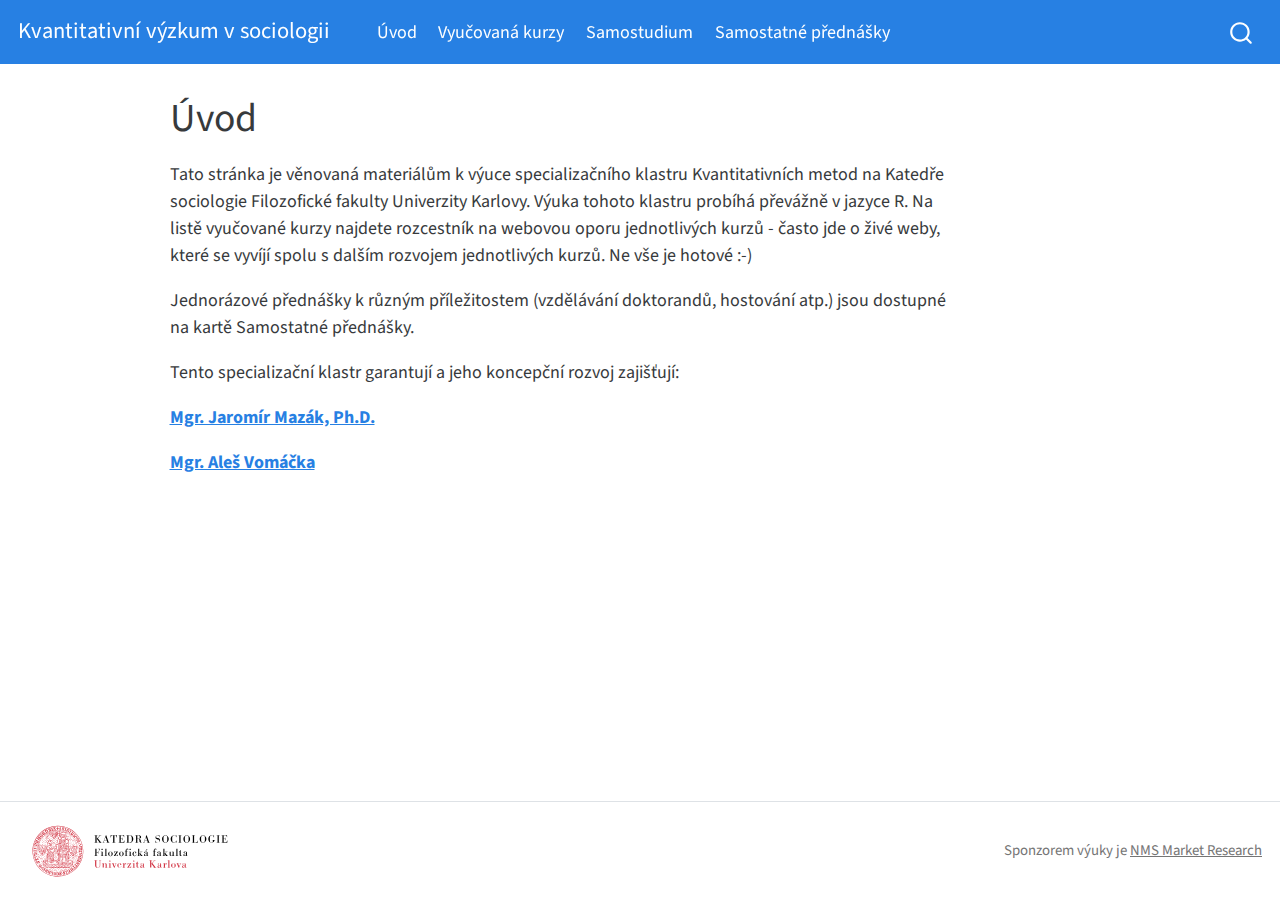
<file: docs/index.html>
<!DOCTYPE html>
<html xmlns="http://www.w3.org/1999/xhtml" lang="en" xml:lang="en"><head>

<meta charset="utf-8">
<meta name="generator" content="quarto-1.2.280">

<meta name="viewport" content="width=device-width, initial-scale=1.0, user-scalable=yes">


<title>Kvantitativní výzkum v sociologii - Úvod</title>
<style>
code{white-space: pre-wrap;}
span.smallcaps{font-variant: small-caps;}
div.columns{display: flex; gap: min(4vw, 1.5em);}
div.column{flex: auto; overflow-x: auto;}
div.hanging-indent{margin-left: 1.5em; text-indent: -1.5em;}
ul.task-list{list-style: none;}
ul.task-list li input[type="checkbox"] {
  width: 0.8em;
  margin: 0 0.8em 0.2em -1.6em;
  vertical-align: middle;
}
</style>


<script src="site_libs/quarto-nav/quarto-nav.js"></script>
<script src="site_libs/quarto-nav/headroom.min.js"></script>
<script src="site_libs/clipboard/clipboard.min.js"></script>
<script src="site_libs/quarto-search/autocomplete.umd.js"></script>
<script src="site_libs/quarto-search/fuse.min.js"></script>
<script src="site_libs/quarto-search/quarto-search.js"></script>
<meta name="quarto:offset" content="./">
<script src="site_libs/quarto-html/quarto.js"></script>
<script src="site_libs/quarto-html/popper.min.js"></script>
<script src="site_libs/quarto-html/tippy.umd.min.js"></script>
<script src="site_libs/quarto-html/anchor.min.js"></script>
<link href="site_libs/quarto-html/tippy.css" rel="stylesheet">
<link href="site_libs/quarto-html/quarto-syntax-highlighting.css" rel="stylesheet" id="quarto-text-highlighting-styles">
<script src="site_libs/bootstrap/bootstrap.min.js"></script>
<link href="site_libs/bootstrap/bootstrap-icons.css" rel="stylesheet">
<link href="site_libs/bootstrap/bootstrap.min.css" rel="stylesheet" id="quarto-bootstrap" data-mode="light">
<script id="quarto-search-options" type="application/json">{
  "location": "navbar",
  "copy-button": false,
  "collapse-after": 3,
  "panel-placement": "end",
  "type": "overlay",
  "limit": 20,
  "language": {
    "search-no-results-text": "No results",
    "search-matching-documents-text": "matching documents",
    "search-copy-link-title": "Copy link to search",
    "search-hide-matches-text": "Hide additional matches",
    "search-more-match-text": "more match in this document",
    "search-more-matches-text": "more matches in this document",
    "search-clear-button-title": "Clear",
    "search-detached-cancel-button-title": "Cancel",
    "search-submit-button-title": "Submit"
  }
}</script>


<link rel="stylesheet" href="styles.css">
</head>

<body class="nav-fixed">

<div id="quarto-search-results"></div>
  <header id="quarto-header" class="headroom fixed-top">
    <nav class="navbar navbar-expand-lg navbar-dark ">
      <div class="navbar-container container-fluid">
      <div class="navbar-brand-container">
    <a class="navbar-brand" href="./index.html">
    <span class="navbar-title">Kvantitativní výzkum v sociologii</span>
    </a>
  </div>
          <button class="navbar-toggler" type="button" data-bs-toggle="collapse" data-bs-target="#navbarCollapse" aria-controls="navbarCollapse" aria-expanded="false" aria-label="Toggle navigation" onclick="if (window.quartoToggleHeadroom) { window.quartoToggleHeadroom(); }">
  <span class="navbar-toggler-icon"></span>
</button>
          <div class="collapse navbar-collapse" id="navbarCollapse">
            <ul class="navbar-nav navbar-nav-scroll me-auto">
  <li class="nav-item">
    <a class="nav-link active" href="./index.html" aria-current="page">
 <span class="menu-text">Úvod</span></a>
  </li>  
  <li class="nav-item">
    <a class="nav-link" href="./courses.html">
 <span class="menu-text">Vyučovaná kurzy</span></a>
  </li>  
  <li class="nav-item">
    <a class="nav-link" href="./resources.html">
 <span class="menu-text">Samostudium</span></a>
  </li>  
  <li class="nav-item">
    <a class="nav-link" href="./speakings.html">
 <span class="menu-text">Samostatné přednášky</span></a>
  </li>  
</ul>
              <div id="quarto-search" class="" title="Search"></div>
          </div> <!-- /navcollapse -->
      </div> <!-- /container-fluid -->
    </nav>
</header>
<!-- content -->
<div id="quarto-content" class="quarto-container page-columns page-rows-contents page-layout-article page-navbar">
<!-- sidebar -->
<!-- margin-sidebar -->
    <div id="quarto-margin-sidebar" class="sidebar margin-sidebar">
        
    </div>
<!-- main -->
<main class="content" id="quarto-document-content">

<header id="title-block-header" class="quarto-title-block default">
<div class="quarto-title">
<h1 class="title">Úvod</h1>
</div>



<div class="quarto-title-meta">

    
  
    
  </div>
  

</header>

<p>Tato stránka je věnovaná materiálům k výuce specializačního klastru Kvantitativních metod na Katedře sociologie Filozofické fakulty Univerzity Karlovy. Výuka tohoto klastru probíhá převážně v jazyce R. Na listě vyučované kurzy najdete rozcestník na webovou oporu jednotlivých kurzů - často jde o živé weby, které se vyvíjí spolu s dalším rozvojem jednotlivých kurzů. Ne vše je hotové :-)</p>
<p>Jednorázové přednášky k různým příležitostem (vzdělávání doktorandů, hostování atp.) jsou dostupné na kartě Samostatné přednášky.</p>
<p>Tento specializační klastr garantují a jeho koncepční rozvoj zajišťují:</p>
<p><a href="https://is.cuni.cz/studium/predmety/index.php?do=ucit&amp;kod=44517"><strong>Mgr. Jaromír Mazák, Ph.D.</strong></a></p>
<p><a href="https://is.cuni.cz/studium/predmety/index.php?id=82a89acd918045524b86891e4c1e628a&amp;tid=2&amp;do=ucit&amp;kod=74311"><strong>Mgr. Aleš Vomáčka</strong></a></p>



</main> <!-- /main -->
<script id="quarto-html-after-body" type="application/javascript">
window.document.addEventListener("DOMContentLoaded", function (event) {
  const toggleBodyColorMode = (bsSheetEl) => {
    const mode = bsSheetEl.getAttribute("data-mode");
    const bodyEl = window.document.querySelector("body");
    if (mode === "dark") {
      bodyEl.classList.add("quarto-dark");
      bodyEl.classList.remove("quarto-light");
    } else {
      bodyEl.classList.add("quarto-light");
      bodyEl.classList.remove("quarto-dark");
    }
  }
  const toggleBodyColorPrimary = () => {
    const bsSheetEl = window.document.querySelector("link#quarto-bootstrap");
    if (bsSheetEl) {
      toggleBodyColorMode(bsSheetEl);
    }
  }
  toggleBodyColorPrimary();  
  const icon = "";
  const anchorJS = new window.AnchorJS();
  anchorJS.options = {
    placement: 'right',
    icon: icon
  };
  anchorJS.add('.anchored');
  const clipboard = new window.ClipboardJS('.code-copy-button', {
    target: function(trigger) {
      return trigger.previousElementSibling;
    }
  });
  clipboard.on('success', function(e) {
    // button target
    const button = e.trigger;
    // don't keep focus
    button.blur();
    // flash "checked"
    button.classList.add('code-copy-button-checked');
    var currentTitle = button.getAttribute("title");
    button.setAttribute("title", "Copied!");
    let tooltip;
    if (window.bootstrap) {
      button.setAttribute("data-bs-toggle", "tooltip");
      button.setAttribute("data-bs-placement", "left");
      button.setAttribute("data-bs-title", "Copied!");
      tooltip = new bootstrap.Tooltip(button, 
        { trigger: "manual", 
          customClass: "code-copy-button-tooltip",
          offset: [0, -8]});
      tooltip.show();    
    }
    setTimeout(function() {
      if (tooltip) {
        tooltip.hide();
        button.removeAttribute("data-bs-title");
        button.removeAttribute("data-bs-toggle");
        button.removeAttribute("data-bs-placement");
      }
      button.setAttribute("title", currentTitle);
      button.classList.remove('code-copy-button-checked');
    }, 1000);
    // clear code selection
    e.clearSelection();
  });
  function tippyHover(el, contentFn) {
    const config = {
      allowHTML: true,
      content: contentFn,
      maxWidth: 500,
      delay: 100,
      arrow: false,
      appendTo: function(el) {
          return el.parentElement;
      },
      interactive: true,
      interactiveBorder: 10,
      theme: 'quarto',
      placement: 'bottom-start'
    };
    window.tippy(el, config); 
  }
  const noterefs = window.document.querySelectorAll('a[role="doc-noteref"]');
  for (var i=0; i<noterefs.length; i++) {
    const ref = noterefs[i];
    tippyHover(ref, function() {
      // use id or data attribute instead here
      let href = ref.getAttribute('data-footnote-href') || ref.getAttribute('href');
      try { href = new URL(href).hash; } catch {}
      const id = href.replace(/^#\/?/, "");
      const note = window.document.getElementById(id);
      return note.innerHTML;
    });
  }
  const findCites = (el) => {
    const parentEl = el.parentElement;
    if (parentEl) {
      const cites = parentEl.dataset.cites;
      if (cites) {
        return {
          el,
          cites: cites.split(' ')
        };
      } else {
        return findCites(el.parentElement)
      }
    } else {
      return undefined;
    }
  };
  var bibliorefs = window.document.querySelectorAll('a[role="doc-biblioref"]');
  for (var i=0; i<bibliorefs.length; i++) {
    const ref = bibliorefs[i];
    const citeInfo = findCites(ref);
    if (citeInfo) {
      tippyHover(citeInfo.el, function() {
        var popup = window.document.createElement('div');
        citeInfo.cites.forEach(function(cite) {
          var citeDiv = window.document.createElement('div');
          citeDiv.classList.add('hanging-indent');
          citeDiv.classList.add('csl-entry');
          var biblioDiv = window.document.getElementById('ref-' + cite);
          if (biblioDiv) {
            citeDiv.innerHTML = biblioDiv.innerHTML;
          }
          popup.appendChild(citeDiv);
        });
        return popup.innerHTML;
      });
    }
  }
});
</script>
</div> <!-- /content -->
<footer class="footer">
  <div class="nav-footer">
    <div class="nav-footer-left"><a href="https://ksoc.ff.cuni.cz/"><img src="./media/ksoc-logo.svg" width="224" height="80"></a></div>   
    <div class="nav-footer-right">Sponzorem výuky je <a href="https://nms.global/cz/">NMS Market Research</a></div>
  </div>
</footer>



</body></html>
</file>
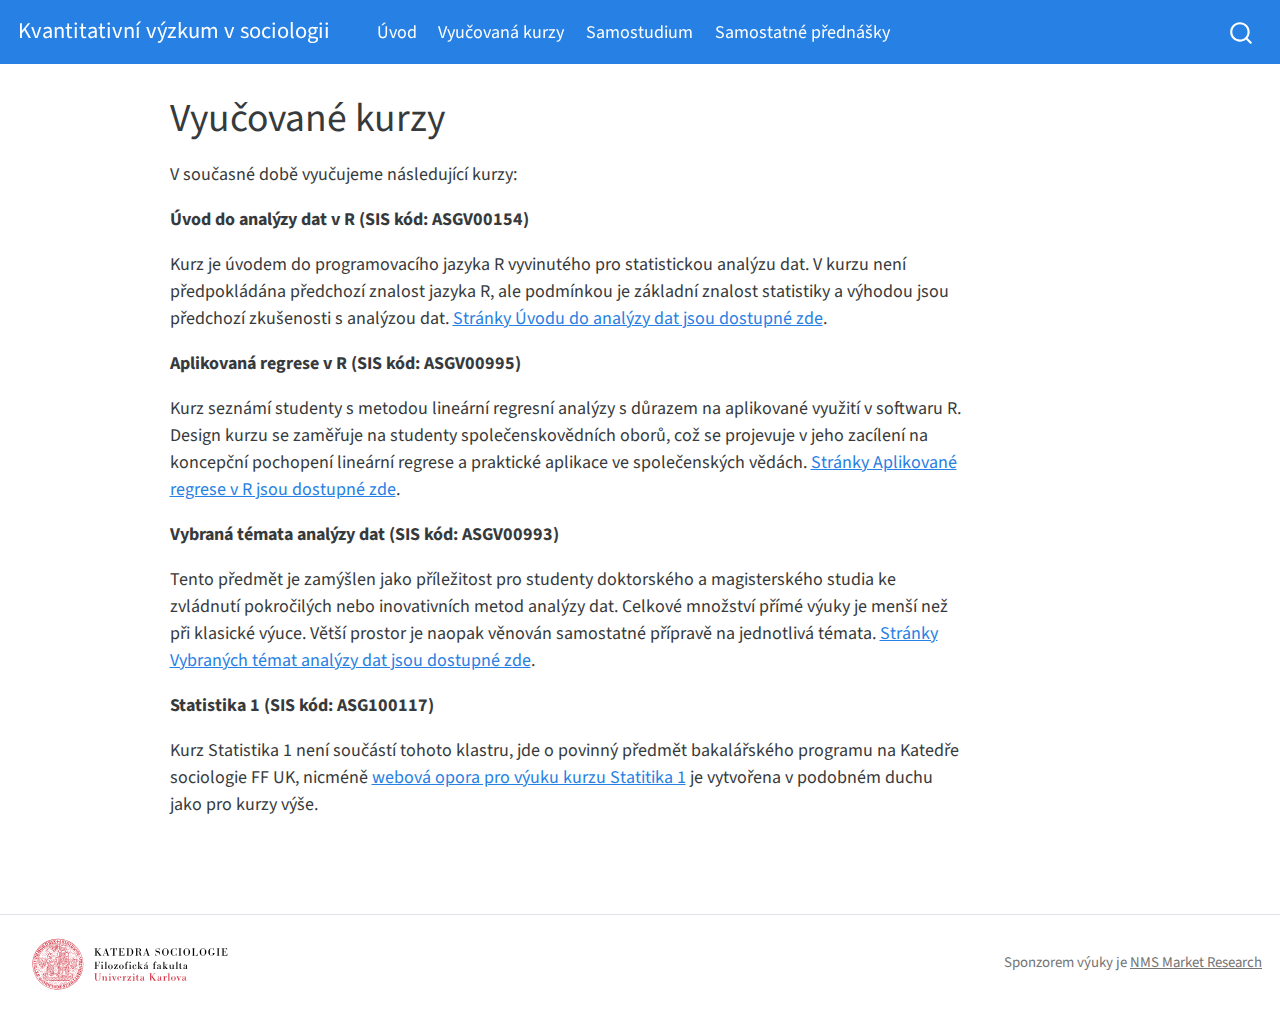
<file: docs/courses.html>
<!DOCTYPE html>
<html xmlns="http://www.w3.org/1999/xhtml" lang="en" xml:lang="en"><head>

<meta charset="utf-8">
<meta name="generator" content="quarto-1.2.280">

<meta name="viewport" content="width=device-width, initial-scale=1.0, user-scalable=yes">


<title>Kvantitativní výzkum v sociologii - Vyučované kurzy</title>
<style>
code{white-space: pre-wrap;}
span.smallcaps{font-variant: small-caps;}
div.columns{display: flex; gap: min(4vw, 1.5em);}
div.column{flex: auto; overflow-x: auto;}
div.hanging-indent{margin-left: 1.5em; text-indent: -1.5em;}
ul.task-list{list-style: none;}
ul.task-list li input[type="checkbox"] {
  width: 0.8em;
  margin: 0 0.8em 0.2em -1.6em;
  vertical-align: middle;
}
</style>


<script src="site_libs/quarto-nav/quarto-nav.js"></script>
<script src="site_libs/quarto-nav/headroom.min.js"></script>
<script src="site_libs/clipboard/clipboard.min.js"></script>
<script src="site_libs/quarto-search/autocomplete.umd.js"></script>
<script src="site_libs/quarto-search/fuse.min.js"></script>
<script src="site_libs/quarto-search/quarto-search.js"></script>
<meta name="quarto:offset" content="./">
<script src="site_libs/quarto-html/quarto.js"></script>
<script src="site_libs/quarto-html/popper.min.js"></script>
<script src="site_libs/quarto-html/tippy.umd.min.js"></script>
<script src="site_libs/quarto-html/anchor.min.js"></script>
<link href="site_libs/quarto-html/tippy.css" rel="stylesheet">
<link href="site_libs/quarto-html/quarto-syntax-highlighting.css" rel="stylesheet" id="quarto-text-highlighting-styles">
<script src="site_libs/bootstrap/bootstrap.min.js"></script>
<link href="site_libs/bootstrap/bootstrap-icons.css" rel="stylesheet">
<link href="site_libs/bootstrap/bootstrap.min.css" rel="stylesheet" id="quarto-bootstrap" data-mode="light">
<script id="quarto-search-options" type="application/json">{
  "location": "navbar",
  "copy-button": false,
  "collapse-after": 3,
  "panel-placement": "end",
  "type": "overlay",
  "limit": 20,
  "language": {
    "search-no-results-text": "No results",
    "search-matching-documents-text": "matching documents",
    "search-copy-link-title": "Copy link to search",
    "search-hide-matches-text": "Hide additional matches",
    "search-more-match-text": "more match in this document",
    "search-more-matches-text": "more matches in this document",
    "search-clear-button-title": "Clear",
    "search-detached-cancel-button-title": "Cancel",
    "search-submit-button-title": "Submit"
  }
}</script>


<link rel="stylesheet" href="styles.css">
</head>

<body class="nav-fixed">

<div id="quarto-search-results"></div>
  <header id="quarto-header" class="headroom fixed-top">
    <nav class="navbar navbar-expand-lg navbar-dark ">
      <div class="navbar-container container-fluid">
      <div class="navbar-brand-container">
    <a class="navbar-brand" href="./index.html">
    <span class="navbar-title">Kvantitativní výzkum v sociologii</span>
    </a>
  </div>
          <button class="navbar-toggler" type="button" data-bs-toggle="collapse" data-bs-target="#navbarCollapse" aria-controls="navbarCollapse" aria-expanded="false" aria-label="Toggle navigation" onclick="if (window.quartoToggleHeadroom) { window.quartoToggleHeadroom(); }">
  <span class="navbar-toggler-icon"></span>
</button>
          <div class="collapse navbar-collapse" id="navbarCollapse">
            <ul class="navbar-nav navbar-nav-scroll me-auto">
  <li class="nav-item">
    <a class="nav-link" href="./index.html">
 <span class="menu-text">Úvod</span></a>
  </li>  
  <li class="nav-item">
    <a class="nav-link active" href="./courses.html" aria-current="page">
 <span class="menu-text">Vyučovaná kurzy</span></a>
  </li>  
  <li class="nav-item">
    <a class="nav-link" href="./resources.html">
 <span class="menu-text">Samostudium</span></a>
  </li>  
  <li class="nav-item">
    <a class="nav-link" href="./speakings.html">
 <span class="menu-text">Samostatné přednášky</span></a>
  </li>  
</ul>
              <div id="quarto-search" class="" title="Search"></div>
          </div> <!-- /navcollapse -->
      </div> <!-- /container-fluid -->
    </nav>
</header>
<!-- content -->
<div id="quarto-content" class="quarto-container page-columns page-rows-contents page-layout-article page-navbar">
<!-- sidebar -->
<!-- margin-sidebar -->
    <div id="quarto-margin-sidebar" class="sidebar margin-sidebar">
        
    </div>
<!-- main -->
<main class="content" id="quarto-document-content">

<header id="title-block-header" class="quarto-title-block default">
<div class="quarto-title">
<h1 class="title">Vyučované kurzy</h1>
</div>



<div class="quarto-title-meta">

    
  
    
  </div>
  

</header>

<p>V současné době vyučujeme následující kurzy:</p>
<p><strong>Úvod do analýzy dat v R (SIS kód: ASGV00154)</strong></p>
<p>Kurz je úvodem do programovacího jazyka R vyvinutého pro statistickou analýzu dat. V kurzu není předpokládána předchozí znalost jazyka R, ale podmínkou je základní znalost statistiky a výhodou jsou předchozí zkušenosti s analýzou dat. <a href="https://sociology-fa-cu.github.io/uvod-do-r/index.html">Stránky Úvodu do analýzy dat jsou dostupné zde</a>.</p>
<p><strong>Aplikovaná regrese v R (SIS kód: ASGV00995)</strong></p>
<p>Kurz seznámí studenty s metodou lineární regresní analýzy s důrazem na aplikované využití v softwaru R. Design kurzu se zaměřuje na studenty společenskovědních oborů, což se projevuje v jeho zacílení na koncepční pochopení lineární regrese a praktické aplikace ve společenských vědách. <a href="https://sociology-fa-cu.github.io/appliedregressioninr/">Stránky Aplikované regrese v R jsou dostupné zde</a>.</p>
<p><strong>Vybraná témata analýzy dat (SIS kód: ASGV00993)</strong></p>
<p>Tento předmět je zamýšlen jako příležitost pro studenty doktorského a magisterského studia ke zvládnutí pokročilých nebo inovativních metod analýzy dat. Celkové množství přímé výuky je menší než při klasické výuce. Větší prostor je naopak věnován samostatné přípravě na jednotlivá témata. <a href="https://sociology-fa-cu.github.io/vybranatemataanalyzy/">Stránky Vybraných témat analýzy dat jsou dostupné zde</a>.</p>
<p><strong>Statistika 1 (SIS kód: ASG100117)</strong></p>
<p>Kurz Statistika 1 není součástí tohoto klastru, jde o povinný předmět bakalářského programu na Katedře sociologie FF UK, nicméně <a href="https://sociology-fa-cu.github.io/statistika1/">webová opora pro výuku kurzu Statitika 1</a> je vytvořena v podobném duchu jako pro kurzy výše.</p>



</main> <!-- /main -->
<script id="quarto-html-after-body" type="application/javascript">
window.document.addEventListener("DOMContentLoaded", function (event) {
  const toggleBodyColorMode = (bsSheetEl) => {
    const mode = bsSheetEl.getAttribute("data-mode");
    const bodyEl = window.document.querySelector("body");
    if (mode === "dark") {
      bodyEl.classList.add("quarto-dark");
      bodyEl.classList.remove("quarto-light");
    } else {
      bodyEl.classList.add("quarto-light");
      bodyEl.classList.remove("quarto-dark");
    }
  }
  const toggleBodyColorPrimary = () => {
    const bsSheetEl = window.document.querySelector("link#quarto-bootstrap");
    if (bsSheetEl) {
      toggleBodyColorMode(bsSheetEl);
    }
  }
  toggleBodyColorPrimary();  
  const icon = "";
  const anchorJS = new window.AnchorJS();
  anchorJS.options = {
    placement: 'right',
    icon: icon
  };
  anchorJS.add('.anchored');
  const clipboard = new window.ClipboardJS('.code-copy-button', {
    target: function(trigger) {
      return trigger.previousElementSibling;
    }
  });
  clipboard.on('success', function(e) {
    // button target
    const button = e.trigger;
    // don't keep focus
    button.blur();
    // flash "checked"
    button.classList.add('code-copy-button-checked');
    var currentTitle = button.getAttribute("title");
    button.setAttribute("title", "Copied!");
    let tooltip;
    if (window.bootstrap) {
      button.setAttribute("data-bs-toggle", "tooltip");
      button.setAttribute("data-bs-placement", "left");
      button.setAttribute("data-bs-title", "Copied!");
      tooltip = new bootstrap.Tooltip(button, 
        { trigger: "manual", 
          customClass: "code-copy-button-tooltip",
          offset: [0, -8]});
      tooltip.show();    
    }
    setTimeout(function() {
      if (tooltip) {
        tooltip.hide();
        button.removeAttribute("data-bs-title");
        button.removeAttribute("data-bs-toggle");
        button.removeAttribute("data-bs-placement");
      }
      button.setAttribute("title", currentTitle);
      button.classList.remove('code-copy-button-checked');
    }, 1000);
    // clear code selection
    e.clearSelection();
  });
  function tippyHover(el, contentFn) {
    const config = {
      allowHTML: true,
      content: contentFn,
      maxWidth: 500,
      delay: 100,
      arrow: false,
      appendTo: function(el) {
          return el.parentElement;
      },
      interactive: true,
      interactiveBorder: 10,
      theme: 'quarto',
      placement: 'bottom-start'
    };
    window.tippy(el, config); 
  }
  const noterefs = window.document.querySelectorAll('a[role="doc-noteref"]');
  for (var i=0; i<noterefs.length; i++) {
    const ref = noterefs[i];
    tippyHover(ref, function() {
      // use id or data attribute instead here
      let href = ref.getAttribute('data-footnote-href') || ref.getAttribute('href');
      try { href = new URL(href).hash; } catch {}
      const id = href.replace(/^#\/?/, "");
      const note = window.document.getElementById(id);
      return note.innerHTML;
    });
  }
  const findCites = (el) => {
    const parentEl = el.parentElement;
    if (parentEl) {
      const cites = parentEl.dataset.cites;
      if (cites) {
        return {
          el,
          cites: cites.split(' ')
        };
      } else {
        return findCites(el.parentElement)
      }
    } else {
      return undefined;
    }
  };
  var bibliorefs = window.document.querySelectorAll('a[role="doc-biblioref"]');
  for (var i=0; i<bibliorefs.length; i++) {
    const ref = bibliorefs[i];
    const citeInfo = findCites(ref);
    if (citeInfo) {
      tippyHover(citeInfo.el, function() {
        var popup = window.document.createElement('div');
        citeInfo.cites.forEach(function(cite) {
          var citeDiv = window.document.createElement('div');
          citeDiv.classList.add('hanging-indent');
          citeDiv.classList.add('csl-entry');
          var biblioDiv = window.document.getElementById('ref-' + cite);
          if (biblioDiv) {
            citeDiv.innerHTML = biblioDiv.innerHTML;
          }
          popup.appendChild(citeDiv);
        });
        return popup.innerHTML;
      });
    }
  }
});
</script>
</div> <!-- /content -->
<footer class="footer">
  <div class="nav-footer">
    <div class="nav-footer-left"><a href="https://ksoc.ff.cuni.cz/"><img src="./media/ksoc-logo.svg" width="224" height="80"></a></div>   
    <div class="nav-footer-right">Sponzorem výuky je <a href="https://nms.global/cz/">NMS Market Research</a></div>
  </div>
</footer>



</body></html>
</file>
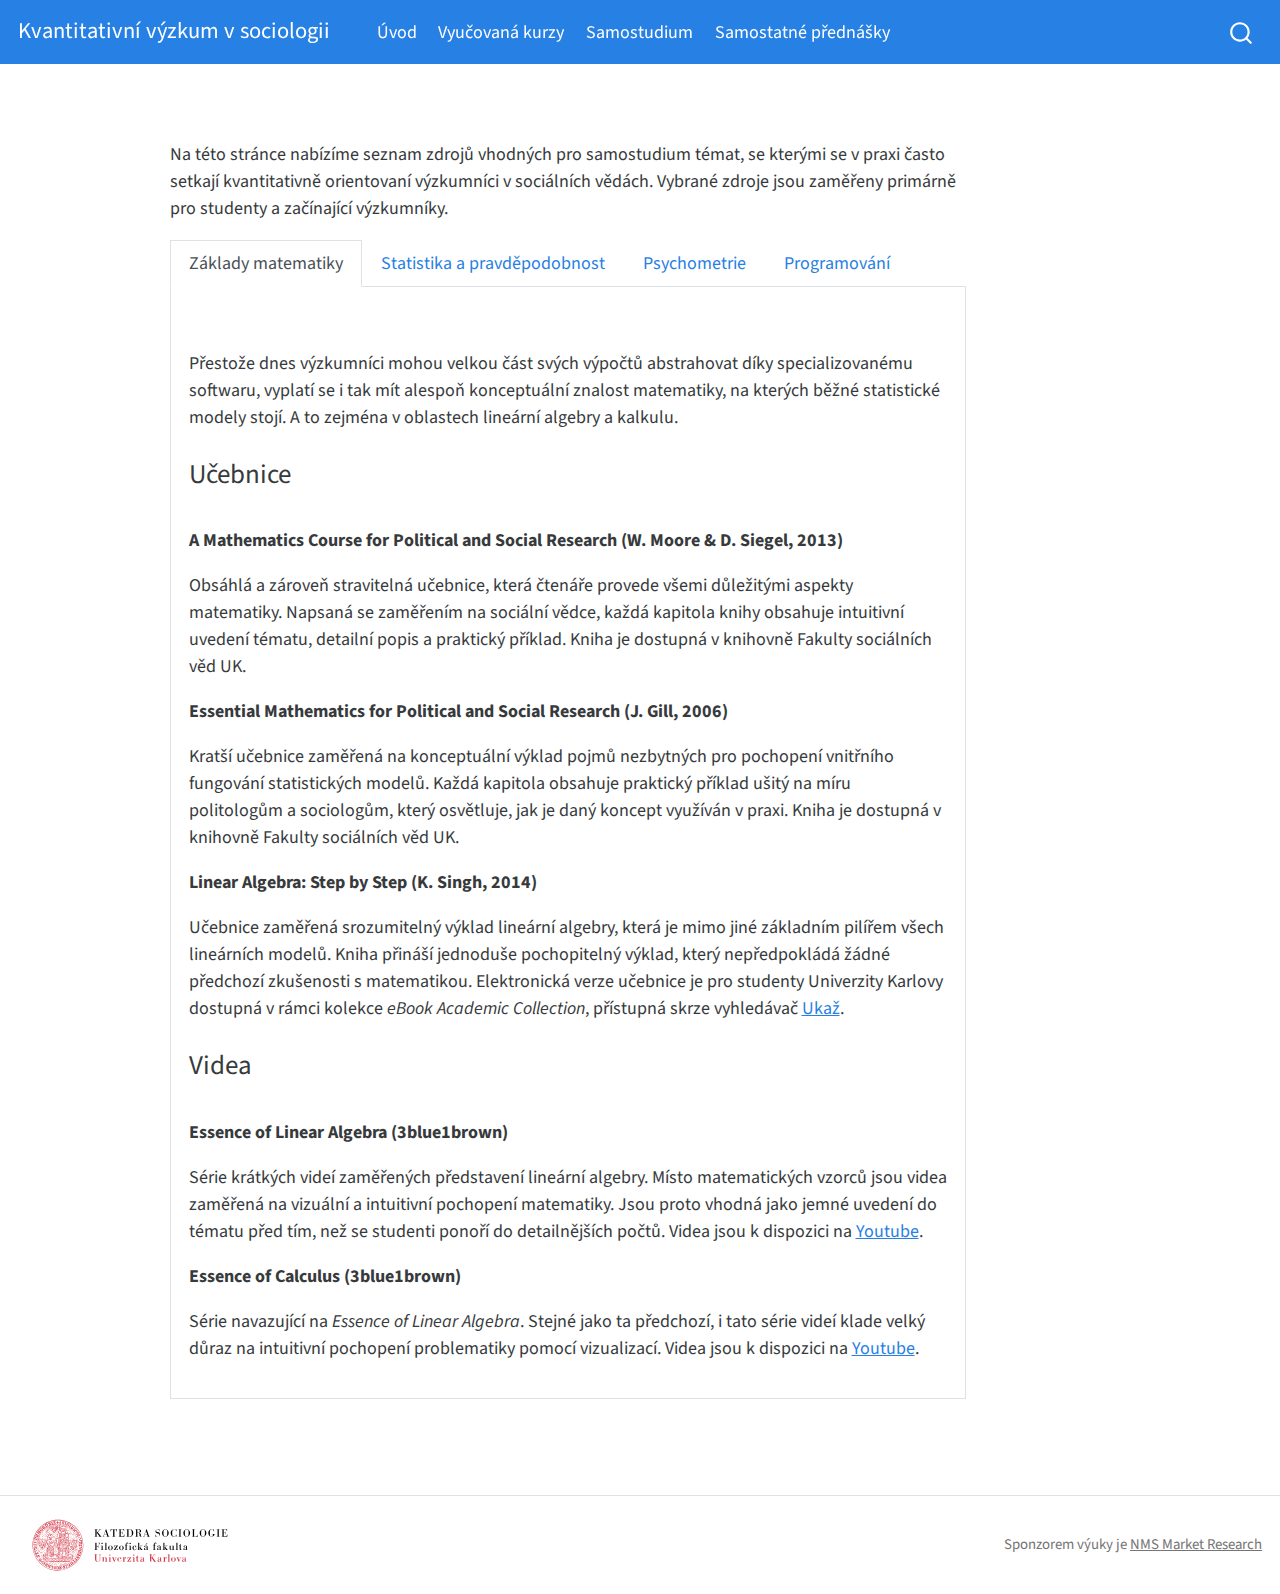
<file: docs/resources.html>
<!DOCTYPE html>
<html xmlns="http://www.w3.org/1999/xhtml" lang="en" xml:lang="en"><head>

<meta charset="utf-8">
<meta name="generator" content="quarto-1.2.280">

<meta name="viewport" content="width=device-width, initial-scale=1.0, user-scalable=yes">


<title>Kvantitativní výzkum v sociologii – resources</title>
<style>
code{white-space: pre-wrap;}
span.smallcaps{font-variant: small-caps;}
div.columns{display: flex; gap: min(4vw, 1.5em);}
div.column{flex: auto; overflow-x: auto;}
div.hanging-indent{margin-left: 1.5em; text-indent: -1.5em;}
ul.task-list{list-style: none;}
ul.task-list li input[type="checkbox"] {
  width: 0.8em;
  margin: 0 0.8em 0.2em -1.6em;
  vertical-align: middle;
}
</style>


<script src="site_libs/quarto-nav/quarto-nav.js"></script>
<script src="site_libs/quarto-nav/headroom.min.js"></script>
<script src="site_libs/clipboard/clipboard.min.js"></script>
<script src="site_libs/quarto-search/autocomplete.umd.js"></script>
<script src="site_libs/quarto-search/fuse.min.js"></script>
<script src="site_libs/quarto-search/quarto-search.js"></script>
<meta name="quarto:offset" content="./">
<script src="site_libs/quarto-html/quarto.js"></script>
<script src="site_libs/quarto-html/popper.min.js"></script>
<script src="site_libs/quarto-html/tippy.umd.min.js"></script>
<script src="site_libs/quarto-html/anchor.min.js"></script>
<link href="site_libs/quarto-html/tippy.css" rel="stylesheet">
<link href="site_libs/quarto-html/quarto-syntax-highlighting.css" rel="stylesheet" id="quarto-text-highlighting-styles">
<script src="site_libs/bootstrap/bootstrap.min.js"></script>
<link href="site_libs/bootstrap/bootstrap-icons.css" rel="stylesheet">
<link href="site_libs/bootstrap/bootstrap.min.css" rel="stylesheet" id="quarto-bootstrap" data-mode="light">
<script id="quarto-search-options" type="application/json">{
  "location": "navbar",
  "copy-button": false,
  "collapse-after": 3,
  "panel-placement": "end",
  "type": "overlay",
  "limit": 20,
  "language": {
    "search-no-results-text": "No results",
    "search-matching-documents-text": "matching documents",
    "search-copy-link-title": "Copy link to search",
    "search-hide-matches-text": "Hide additional matches",
    "search-more-match-text": "more match in this document",
    "search-more-matches-text": "more matches in this document",
    "search-clear-button-title": "Clear",
    "search-detached-cancel-button-title": "Cancel",
    "search-submit-button-title": "Submit"
  }
}</script>


<link rel="stylesheet" href="styles.css">
</head>

<body class="nav-fixed">

<div id="quarto-search-results"></div>
  <header id="quarto-header" class="headroom fixed-top">
    <nav class="navbar navbar-expand-lg navbar-dark ">
      <div class="navbar-container container-fluid">
      <div class="navbar-brand-container">
    <a class="navbar-brand" href="./index.html">
    <span class="navbar-title">Kvantitativní výzkum v sociologii</span>
    </a>
  </div>
          <button class="navbar-toggler" type="button" data-bs-toggle="collapse" data-bs-target="#navbarCollapse" aria-controls="navbarCollapse" aria-expanded="false" aria-label="Toggle navigation" onclick="if (window.quartoToggleHeadroom) { window.quartoToggleHeadroom(); }">
  <span class="navbar-toggler-icon"></span>
</button>
          <div class="collapse navbar-collapse" id="navbarCollapse">
            <ul class="navbar-nav navbar-nav-scroll me-auto">
  <li class="nav-item">
    <a class="nav-link" href="./index.html">
 <span class="menu-text">Úvod</span></a>
  </li>  
  <li class="nav-item">
    <a class="nav-link" href="./courses.html">
 <span class="menu-text">Vyučovaná kurzy</span></a>
  </li>  
  <li class="nav-item">
    <a class="nav-link active" href="./resources.html" aria-current="page">
 <span class="menu-text">Samostudium</span></a>
  </li>  
  <li class="nav-item">
    <a class="nav-link" href="./speakings.html">
 <span class="menu-text">Samostatné přednášky</span></a>
  </li>  
</ul>
              <div id="quarto-search" class="" title="Search"></div>
          </div> <!-- /navcollapse -->
      </div> <!-- /container-fluid -->
    </nav>
</header>
<!-- content -->
<div id="quarto-content" class="quarto-container page-columns page-rows-contents page-layout-article page-navbar">
<!-- sidebar -->
<!-- margin-sidebar -->
    <div id="quarto-margin-sidebar" class="sidebar margin-sidebar">
        
    </div>
<!-- main -->
<main class="content" id="quarto-document-content">



<p><br></p>
<p>Na této stránce nabízíme seznam zdrojů vhodných pro samostudium témat, se kterými se v praxi často setkají kvantitativně orientovaní výzkumníci v sociálních vědách. Vybrané zdroje jsou zaměřeny primárně pro studenty a začínající výzkumníky.</p>
<div class="panel-tabset">
<ul class="nav nav-tabs" role="tablist"><li class="nav-item" role="presentation"><a class="nav-link active" id="tabset-1-1-tab" data-bs-toggle="tab" data-bs-target="#tabset-1-1" role="tab" aria-controls="tabset-1-1" aria-selected="true">Základy matematiky</a></li><li class="nav-item" role="presentation"><a class="nav-link" id="tabset-1-2-tab" data-bs-toggle="tab" data-bs-target="#tabset-1-2" role="tab" aria-controls="tabset-1-2" aria-selected="false">Statistika a pravděpodobnost</a></li><li class="nav-item" role="presentation"><a class="nav-link" id="tabset-1-3-tab" data-bs-toggle="tab" data-bs-target="#tabset-1-3" role="tab" aria-controls="tabset-1-3" aria-selected="false">Psychometrie</a></li><li class="nav-item" role="presentation"><a class="nav-link" id="tabset-1-4-tab" data-bs-toggle="tab" data-bs-target="#tabset-1-4" role="tab" aria-controls="tabset-1-4" aria-selected="false">Programování</a></li></ul>
<div class="tab-content">
<div id="tabset-1-1" class="tab-pane active" role="tabpanel" aria-labelledby="tabset-1-1-tab">
<p><br> Přestože dnes výzkumníci mohou velkou část svých výpočtů abstrahovat díky specializovanému softwaru, vyplatí se i tak mít alespoň konceptuální znalost matematiky, na kterých běžné statistické modely stojí. A to zejména v oblastech lineární algebry a kalkulu.</p>
<section id="učebnice" class="level3">
<h3 class="anchored" data-anchor-id="učebnice">Učebnice</h3>
<p><br> <strong>A Mathematics Course for Political and Social Research (W. Moore &amp; D. Siegel, 2013)</strong></p>
<p>Obsáhlá a zároveň stravitelná učebnice, která čtenáře provede všemi důležitými aspekty matematiky. Napsaná se zaměřením na sociální vědce, každá kapitola knihy obsahuje intuitivní uvedení tématu, detailní popis a praktický příklad. Kniha je dostupná v knihovně Fakulty sociálních věd UK.</p>
<p><strong>Essential Mathematics for Political and Social Research (J. Gill, 2006)</strong></p>
<p>Kratší učebnice zaměřená na konceptuální výklad pojmů nezbytných pro pochopení vnitřního fungování statistických modelů. Každá kapitola obsahuje praktický příklad ušitý na míru politologům a sociologům, který osvětluje, jak je daný koncept využíván v praxi. Kniha je dostupná v knihovně Fakulty sociálních věd UK.</p>
<p><strong>Linear Algebra: Step by Step (K. Singh, 2014)</strong></p>
<p>Učebnice zaměřená srozumitelný výklad lineární algebry, která je mimo jiné základním pilířem všech lineárních modelů. Kniha přináší jednoduše pochopitelný výklad, který nepředpokládá žádné předchozí zkušenosti s matematikou. Elektronická verze učebnice je pro studenty Univerzity Karlovy dostupná v rámci kolekce <em>eBook Academic Collection</em>, přístupná skrze vyhledávač <a href="https://cuni.primo.exlibrisgroup.com/discovery/search?vid=420CKIS_INST:UKAZ&amp;lang=cs">Ukaž</a>.</p>
</section>
<section id="videa" class="level3">
<h3 class="anchored" data-anchor-id="videa">Videa</h3>
<p><br> <strong>Essence of Linear Algebra (3blue1brown)</strong></p>
<p>Série krátkých videí zaměřených představení lineární algebry. Místo matematických vzorců jsou videa zaměřená na vizuální a intuitivní pochopení matematiky. Jsou proto vhodná jako jemné uvedení do tématu před tím, než se studenti ponoří do detailnějších počtů. Videa jsou k dispozici na <a href="https://www.youtube.com/watch?v=fNk_zzaMoSs&amp;list=PLZHQObOWTQDPD3MizzM2xVFitgF8hE_ab">Youtube</a>.</p>
<p><strong>Essence of Calculus (3blue1brown)</strong></p>
<p>Série navazující na <em>Essence of Linear Algebra</em>. Stejné jako ta předchozí, i tato série videí klade velký důraz na intuitivní pochopení problematiky pomocí vizualizací. Videa jsou k dispozici na <a href="https://www.youtube.com/watch?v=WUvTyaaNkzM&amp;list=PL0-GT3co4r2wlh6UHTUeQsrf3mlS2lk6x">Youtube</a>.</p>
</section>
</div>
<div id="tabset-1-2" class="tab-pane" role="tabpanel" aria-labelledby="tabset-1-2-tab">
<p><br> Teorie pravděpodobnosti, a na ní stojící statistika, představuje denní chléb každého kvantitativního sociologa. Od jednoduchých deskriptivních statistik po komplikované nelineární modely, aplikaci statistiky najdeme ve většině kvantitativně orientovaných sociologických článků. Její znalost jde proto jen stěží přecenit a jejímu studiu se vyplatí věnovat dostatek času.</p>
<p>Jeden z garantů klastru Kvantitativních metod analýzy dat vyučuje na Katedře sociologie také úvodní kurz Statistiky. <a href="https://sociology-fa-cu.github.io/statistika1/">Dedikované a věčně rozpracované stránky kurzu Statistika 1 jsou dostupné zde.</a></p>
<section id="učebnice-1" class="level4">
<h4 class="anchored" data-anchor-id="učebnice-1">Učebnice</h4>
<p><br> <strong>Introduction to Probability (J. Blitzstein &amp; J. Hwang, 2019)</strong></p>
<p>Učebnice srozumitelně pokrývající základy teorie pravděpodobnosti, od definice pravděpodobnosti po distribuční funkce. Prvních šest kapitol pokrývá většinu témat, se kterými se studenti setkají během studia na katedrách sociologie a psychologie. Zájemci ovšem mohou pokračovat ve studiu zbytku knihy, a to zejména kapitol o conditional expectations (důležitý pojem pro pochopení regresních modelů) a o Markovových řetězcích (které hrají důležitou roli v bayesiánských modelech). Učebnice je dostupná v knihovně Fakulty sociálních věd Uk, případně elektronicky v rámci kolekce ProQuest Ebook Central skrze <a href="https://cuni.primo.exlibrisgroup.com/discovery/search?vid=420CKIS_INST:UKAZ&amp;lang=cs">Ukaž</a>.</p>
<p><strong>Learning Statistics with R: A tutorial for psychology students and other beginners (D. Navarro, 2018)</strong></p>
<p>Volně šiřitelná učebnice statistické inference, která pokrývá všechna témata, se kterými se běžně setkají studenti psychologie, sociologie a příbuzných oborů. Kniha je zaměřená primárně na frekventistickou inferenci a testování nulových hypotéz, obsahuje ale také kapitoly zaměřené na deskriptivní analýzu a bayesiánskou statistiku. Učebnice je zdarma dostupná na <a href="https://open.umn.edu/opentextbooks/textbooks/559">Open Textbook Library</a> a existuji pro ni R balíček <a href="https://github.com/svannoy/lsr-package">lst</a>.</p>
<p><strong>Statistical Rethinking: a Bayesian Course with Examples in R and Stan (R. McElreath, 2016)</strong></p>
<p>Učebnice zaměřená na takzvaný bayesiánský přístup ke statistice, který představuje čím dál více populární alternativu k frekventistické inferenci. Tato kniha je známá (a populární) mimo jiné svou atypickou strukturou, která může být atraktivní pro čtenáře znuděné klasickými učebnicemi. Učebnice je dostupná v knihovně Filozofické fakulty UK a využívá svůj vlastní R balíček, zvaný <a href="https://github.com/rmcelreath/rethinking">rethinking</a>.</p>
<p><strong>Doing Bayesian Data Analysis: A Tutorial with R, Jags, and Stan (J. Krushke, 2015)</strong></p>
<p>Učebnice bayesiánské statistiky s klasičtější strukturou, než je výše zmíněná <em>Statistical Rethinking</em>. Stejně jako ta předchozí, tato kniha přináší přátelský úvod do bayesiánské inference, včetně implementace v několika programovacích jazycích. Kniha je dostupná v knihovně Filozofické fakulty Uk.</p>
<p><strong>Regression and Other Stories (A. Gelman, J. Hill &amp; A. Vehtari, 2021)</strong></p>
<p>Učebnice zaměřená na uvedení čtenáře do teorie a praxe lineárních regresních modelů. Kniha se zaměřuje primárně na konceptuální výklad témat, spíše než matematickou teorii, a obsahuje řadu praktických příkladů. Výklad vychází primárně z bayesiánské statistiky, většina kapitol je ale stejně relevantní i pro příznivce frekventistického přístupu. Učebnice je dostupná v knihovně Filozofické fakulty UK.</p>
<p><strong>Applied Regression Analysis and Generalized Linear Models (J. Fox, 2016)</strong></p>
<p>Matematicky rigoróznější uvedení do tématu regresních modelů, které pokrývá vše od jednoduché lineární regrese, až po zobecnělé lineární modely. Učebnice obsahuje řadu praktických příkladů v R. Kniha je dostupná v knihovně Vysoké školy ekonomické.</p>
<p><strong>Data Analysis Using Regression and Multilevel/Hierarchical Models (A. Gelman &amp; J. Hill, 2006)</strong></p>
<p>Tato kniha je dnes již klasickým zdrojem pro studium víceúrovňových modelů. Učebnice je psaná srozumitelným jazykem a obsahuje řadu praktických rad a příkladů. Nevýhodou je zastaralý kód. Autoři přistupují k problematice z bayesiánské perspektivy, většina obsahu je ale platná také pro frekventistický přístup. Kniha je dostupná v knihovně Filozofické fakulty UK.</p>
<p><strong>Multilevel Analysis: An Introduction To Basic And Advanced Multilevel Modeling (T. Snijder, 2012)</strong></p>
<p>Detailnější učebnice víceúrovňových modelů, která dává větší prostor matematickým vzorcům. Přesto představuje praktické uvedení do tématu, a to včetně složitějších modelů. Kniha je dostupná v knihovně Pedagogické fakulty UK.</p>
</section>
<section id="články" class="level3">
<h3 class="anchored" data-anchor-id="články">Články</h3>
<p><br> <strong>To Explain or To Predict? (G. Shmueli, 2010)</strong></p>
<p>Článek vysvětlující rozdíly mezi analýzami zaměřenými na predikci a těmi zaměřenými na testování hypotéz, a proč je k nim třeba přistup rozdílně. Článek je dostupný <a href="https://www.stat.berkeley.edu/~aldous/157/Papers/shmueli.pdf">zde</a>.</p>
<p><strong>The ASA Statement on p-Values: Context, Process, and Purpose (R. Wasserstein &amp; N. Lazar, 2016)</strong></p>
<p>Článek Americké statistické asociace stručně objasňující podstatu p hodnot a jejich roli ve výzkumu. Článek je dostupný <a href="https://amstat.tandfonline.com/doi/pdf/10.1080/00031305.2016.1154108">zde</a>.</p>
<p><strong>Statistical tests, P values, confidence intervals, and power: a guide to misinterpretations (S. Greenland &amp; et., 2016)</strong></p>
<p>Doplněk k výše zmíněnému prohlášení Americké statistické asociace, obsahující výčet nejčastějších chyb vyskytujících se při použití statistických testů. Text je dostupný <a href="https://www.ncbi.nlm.nih.gov/pmc/articles/PMC4877414/">zde</a>.</p>
<p><strong>Bad statistical practice in pharmacology (and other basic biomedical disciplines): you probably don’t know P (M. Lew, 2012)</strong></p>
<p>Přestože si to dnes jen málo výzkumníků uvědomuje, způsobů jak interpretovat p hodnoty je více než jeden. Tento Článek osvětlující dva základní přístupy aplikace statistických testů, a to Fisherův přístup na jedné straně a Neyman-Pearsonův přístup na straně druhé. Text je užitečný zejména pro ty, kdo si chtějí udělat jasno, jak s p hodnotami pracovat. Dostupné <a href="https://bpspubs.onlinelibrary.wiley.com/doi/10.1111/j.1476-5381.2012.01931.x">zde</a>.</p>
<p><strong>Analyzing ordinal data with metric models: What could possibly go wrong? (T. Lidell &amp; J. Kruschke, 2018)</strong></p>
<p>Článek popisující úskalí modelování ordinálních dat jako metrických (kardinálních) a jeho alternativy.</p>
<p><strong>Alternatives to randomisation in the evaluation of public-health interventions: statistical analysis and causal inference (S. Cousen et al., 2011)</strong></p>
<p>Krátký přehled možností kauzální inference bez nutnosti využívat klasický experimentální design.</p>
</section>
</div>
<div id="tabset-1-3" class="tab-pane" role="tabpanel" aria-labelledby="tabset-1-3-tab">
<p><br> Sociální vědci se často zabývají studiem jevů, které nelze pozorovat přímo, jako jsou například postoje, hodnotové orientace nebo kognitivní schopnosti. Problematikou měření nepozorovatelných, takzvaně latentních, proměnných se zabývá vědní obor zvaný psychometrie. Základy této psychometrie by měl ovládat každý kvantitativně orientovaný sociolog.</p>
<section id="učebnice-2" class="level3">
<h3 class="anchored" data-anchor-id="učebnice-2">Učebnice</h3>
<p><br> <strong>Psychometrika: Měření v psychologii (T. Urbánek, D. Denglerová &amp; J. Širúček, 2011)</strong></p>
<p>Krátká učebnice uvádějící čtenáře do oboru psychometrie. Obsahuje výčet základních pojmů, a dále přehled a srovnání nejvýznamnějších psychometrických teorií. Vhodná zejména pro začínající studenty. Kniha je dostupná v knihovně Filozofické fakulty Uk a studenti Filozofické fakulty si také mohou stáhnout elektronickou verzi v rámci služby EBSCOhost eBooks skrze prohlížeč <a href="https://cuni.primo.exlibrisgroup.com/discovery/search?vid=420CKIS_INST:UKAZ&amp;lang=cs">Ukaž</a>.</p>
<p><strong>Measurement Theory and Applications for the Social Sciences (D. Banadlos, 2018)</strong></p>
<p>Obsáhlejší učebnice obsahující výklad nejpopulárnějších teorií měření, včetně klasické testové teorie, teorie odpovědi na položku a teorie latentních tříd. Kniha také obsahuje obecné rady vytváření dotazníků, formulaci otázek a podobně. Učebnice je dostupná v knihovně Filozofické fakulty Uk a pro studenty fakulty je také dostupná v elektronické verzi v rámci kolekce ProQuest Ebook Central skrze vyhledávač <a href="https://cuni.primo.exlibrisgroup.com/discovery/search?vid=420CKIS_INST:UKAZ&amp;lang=cs">Ukaž</a>.</p>
<section id="články-1" class="level4">
<h4 class="anchored" data-anchor-id="články-1">Články</h4>
<p><br> <strong>On the Use, the Misuse, and the Very Limited Usefulness of Cronbach’s Alpha (Sijtsma, 2009)</strong></p>
<p>Článek upozorňující na praktické problémy spojené s používáním Cronbachova alfa, v současné době nejpopulárnějšího indexu reliability. Text popisuje předpoklady alfa koeficientu, důsledky jejich porušení a alternativní řešení. Článek je zdarma dostupný <a href="https://link.springer.com/article/10.1007%2Fs11336-008-9101-0">zde</a>.</p>
<p><strong>Comparison of Classical Test Theory and Item Response Theory in Individual Change Assessment (R. Jabrayilov, W. Emons, K. Sijtsma, 2016)</strong></p>
<p>Článek popisující aplikaci dvou nejpopulárnějších psychometrických teorií, klasické testové teorie a teorie odpovědi na položku, v aplikovaném výzkumu.</p>
<p><strong>Evaluating the use of exploratory factor analysis in psychological research (L. Fabrigar et al., 1990)</strong></p>
<p>Text obsahující praktické rady pro aplikaci explorační faktorové analýzy, jednoho ze stavebních kamenů klasické testové teorie.</p>
</section>
</section>
</div>
<div id="tabset-1-4" class="tab-pane" role="tabpanel" aria-labelledby="tabset-1-4-tab">
<p><br> Kvantitativní analýza dat v dnešní době vyžaduje rostoucí míru znalosti programování. To není dáno pouze zvyšující se komplexitou analýz samotných, ale také rostoucím důrazem na reprodukovatelný výzkum a automatizovaný reporting. Přestože programovacích jazyků dnes existují stovky, pro analýzy dat většina výzkumníků využívá jazyk R, Python nebo Julia.</p>
<section id="učebnice-3" class="level4">
<h4 class="anchored" data-anchor-id="učebnice-3">Učebnice</h4>
<p><br> <strong>R for Data Science (H. Wickham &amp; G. Grolemund, 2017)</strong></p>
<p>Kniha pro úplné začátečníky, uvádějící své čtenáře do programovacího jazyka R, který je v dnešní době v sociálních vědách pravděpodobně nejrozšířenější. Kniha je založená na takzvaném <a href="https://www.tidyverse.org/">Tidyverse</a>, souborů balíků populárních pro svou uživatelskou přívětivost a gramatickou konzistenci. Čtenáři se dozví vše od instalace R, přes čištění dat, až po jejich vizualizaci. Kniha je zdarma dostupná <a href="https://r4ds.had.co.nz/index.html">zde</a>.</p>
<p><strong>ggplot2: elegant graphics for data analysis (H. Wickham, D. Navarro &amp; T. Pedersen)</strong></p>
<p>Kniha detailně popisující balíček ggplot2, jeden z nejpopulárnější R balíčků pro vizualizaci. Text je vhodný zejména pro čtenáře, kteří už znají základy práce s R a chtějí se zlepšit ve vytváření komplexnějších grafů. Kniha je zdarma dostupná <a href="https://ggplot2-book.org/">zde</a>.</p>
<p><strong>R Markdown Cookbook (Yihui Xie, C. Dervieux &amp; E Riederer, 2021)</strong></p>
<p>Učebnice R balíčku Rmarkdown, umožňující psaní a export textových reportů přimo v R. Čtenáři se naučí kombinovat datovou analýzu a text pro vytváření článků, knih, reportů, prezentací i webových stránek. Kniha je zdarma dostupná <a href="https://bookdown.org/yihui/rmarkdown-cookbook/">zde</a>.</p>
<p><strong>Advanced R (H. Wickham, 2019)</strong></p>
<p>Kniha detailněji popisující fungovování jazyka R jako takového. Vhodná zejména pro čtenáře se zájmem o programování a vývoj vlastních aplikací či balíků. Kniha je zdarma dostupná <a href="https://adv-r.hadley.nz/">zde</a>.</p>
<p><strong>Reproducible Research with R and RStudio (C. Gandrud, 2020)</strong></p>
<p>Prakticky orientovaná kniha popisující dobrou praxi organizace analytických projektů pro zajištění přehlednosti a reprodukovatelnosti. Kniha obsahuje tipy pro organizaci složek, využívání Rmarkdownu pro reprodukovatelné analýzy a zálohování dat pomoci programu git a stránky Github. Kniha je dostupná v knihovně Filozofické fakulty UK.</p>
</section>
<section id="užitečné-r-balíky" class="level3">
<h3 class="anchored" data-anchor-id="užitečné-r-balíky">Užitečné R balíky</h3>
<p><br> <strong>rstanarm</strong> - balíček pro výpočet základních bayesiánských modelů. Vhodný pro začátečníky, jelikož ve svých výstupech obsahuje řadu rad pro interpretaci. <a href="https://mc-stan.org/rstanarm/">Stránky balíčku</a>.</p>
<p><strong>brms</strong> - balíček pro pokročilejší bayesiánské modely. Flexibelnější, ale možná méně přívětivější pro začátečníky, než rstanarm. <a href="https://www.rdocumentation.org/packages/brms/versions/2.16.3">Stránky balíčku</a>.</p>
<p><strong>lme4</strong> - pravděpodobně nejpopulárnější balíček pro výpočet víceúrovňových/hierarchických modelů. <a href="https://github.com/lme4/lme4/">Github stránky balíčku</a></p>
<p><strong>DHARMa</strong> - balíček pro diagnostiku víceúrovňových/hierarchických a dalších komplikovaných modelů pomocí randomizovaných kvantilových reziduí. Doporučují projít <a href="https://mran.revolutionanalytics.com/web/packages/DHARMa/vignettes/DHARMa.html">článek</a> autora.</p>
<p><strong>ordinal</strong> - balíček pro výpočet ordinální logistické regrese, užitečný zejména pro výzkumníky, kteří často pracují s likertovskými položkami. <a href="https://rdrr.io/cran/ordinal/man/ordinal-package.html">Github stránky balíčku</a></p>
<p><strong>psych</strong> - balíček obsahující řadu psychometrických funkcí, jako výpočet koeficientů reliability nebo výpočet faktorové analýzy či modelů teorie odpovědi na položku. <a href="http://personality-project.org/r/overview.pdf">Manuál balíčku</a>.</p>
<p><strong>lavaan</strong> - balíček pro výpočet modelů strukturálních rovnic (SEM), včetně faktorové analýzy. <a href="https://www.lavaan.ugent.be/">Stránky balíčku</a>.</p>
<p><strong>blavaan</strong> - bayesiánská obdoba balíčku lavaan. <a href="https://ecmerkle.github.io/blavaan/">Stránky balíčku</a>.</p>
<p><strong>mirt</strong> - balíček pro výpočet modelů založených na teorii odpovědi na položku, včetně komplikovanějších typů modelů. <a href="https://www.rdocumentation.org/packages/mirt/versions/1.35.1">Stránky balíčku</a>.</p>
<p><strong>ggeffects</strong> - balíček pro vizualizaci regresních modelů, pro zjednodušení jejich interpretace. S výslednými grafy je možné pracovat jako s ostatními grafy vytvořenými pomocí balíčku ggplot2. <a href="https://strengejacke.github.io/ggeffects/">Stránky balíčku</a>.</p>
<p><strong>margins</strong> - balíček pro výpočet marginálních efektů a vizualizaci regresních modelů. Obsahuje některé pokročilejší funkce oproti balíčku ggeffects. <a href="https://www.rdocumentation.org/packages/margins/versions/0.3.26">Stránky balíčku</a>.</p>
</section>
</div>
</div>
</div>



</main> <!-- /main -->
<script id="quarto-html-after-body" type="application/javascript">
window.document.addEventListener("DOMContentLoaded", function (event) {
  const toggleBodyColorMode = (bsSheetEl) => {
    const mode = bsSheetEl.getAttribute("data-mode");
    const bodyEl = window.document.querySelector("body");
    if (mode === "dark") {
      bodyEl.classList.add("quarto-dark");
      bodyEl.classList.remove("quarto-light");
    } else {
      bodyEl.classList.add("quarto-light");
      bodyEl.classList.remove("quarto-dark");
    }
  }
  const toggleBodyColorPrimary = () => {
    const bsSheetEl = window.document.querySelector("link#quarto-bootstrap");
    if (bsSheetEl) {
      toggleBodyColorMode(bsSheetEl);
    }
  }
  toggleBodyColorPrimary();  
  const icon = "";
  const anchorJS = new window.AnchorJS();
  anchorJS.options = {
    placement: 'right',
    icon: icon
  };
  anchorJS.add('.anchored');
  const clipboard = new window.ClipboardJS('.code-copy-button', {
    target: function(trigger) {
      return trigger.previousElementSibling;
    }
  });
  clipboard.on('success', function(e) {
    // button target
    const button = e.trigger;
    // don't keep focus
    button.blur();
    // flash "checked"
    button.classList.add('code-copy-button-checked');
    var currentTitle = button.getAttribute("title");
    button.setAttribute("title", "Copied!");
    let tooltip;
    if (window.bootstrap) {
      button.setAttribute("data-bs-toggle", "tooltip");
      button.setAttribute("data-bs-placement", "left");
      button.setAttribute("data-bs-title", "Copied!");
      tooltip = new bootstrap.Tooltip(button, 
        { trigger: "manual", 
          customClass: "code-copy-button-tooltip",
          offset: [0, -8]});
      tooltip.show();    
    }
    setTimeout(function() {
      if (tooltip) {
        tooltip.hide();
        button.removeAttribute("data-bs-title");
        button.removeAttribute("data-bs-toggle");
        button.removeAttribute("data-bs-placement");
      }
      button.setAttribute("title", currentTitle);
      button.classList.remove('code-copy-button-checked');
    }, 1000);
    // clear code selection
    e.clearSelection();
  });
  function tippyHover(el, contentFn) {
    const config = {
      allowHTML: true,
      content: contentFn,
      maxWidth: 500,
      delay: 100,
      arrow: false,
      appendTo: function(el) {
          return el.parentElement;
      },
      interactive: true,
      interactiveBorder: 10,
      theme: 'quarto',
      placement: 'bottom-start'
    };
    window.tippy(el, config); 
  }
  const noterefs = window.document.querySelectorAll('a[role="doc-noteref"]');
  for (var i=0; i<noterefs.length; i++) {
    const ref = noterefs[i];
    tippyHover(ref, function() {
      // use id or data attribute instead here
      let href = ref.getAttribute('data-footnote-href') || ref.getAttribute('href');
      try { href = new URL(href).hash; } catch {}
      const id = href.replace(/^#\/?/, "");
      const note = window.document.getElementById(id);
      return note.innerHTML;
    });
  }
  const findCites = (el) => {
    const parentEl = el.parentElement;
    if (parentEl) {
      const cites = parentEl.dataset.cites;
      if (cites) {
        return {
          el,
          cites: cites.split(' ')
        };
      } else {
        return findCites(el.parentElement)
      }
    } else {
      return undefined;
    }
  };
  var bibliorefs = window.document.querySelectorAll('a[role="doc-biblioref"]');
  for (var i=0; i<bibliorefs.length; i++) {
    const ref = bibliorefs[i];
    const citeInfo = findCites(ref);
    if (citeInfo) {
      tippyHover(citeInfo.el, function() {
        var popup = window.document.createElement('div');
        citeInfo.cites.forEach(function(cite) {
          var citeDiv = window.document.createElement('div');
          citeDiv.classList.add('hanging-indent');
          citeDiv.classList.add('csl-entry');
          var biblioDiv = window.document.getElementById('ref-' + cite);
          if (biblioDiv) {
            citeDiv.innerHTML = biblioDiv.innerHTML;
          }
          popup.appendChild(citeDiv);
        });
        return popup.innerHTML;
      });
    }
  }
});
</script>
</div> <!-- /content -->
<footer class="footer">
  <div class="nav-footer">
    <div class="nav-footer-left"><a href="https://ksoc.ff.cuni.cz/"><img src="./media/ksoc-logo.svg" width="224" height="80"></a></div>   
    <div class="nav-footer-right">Sponzorem výuky je <a href="https://nms.global/cz/">NMS Market Research</a></div>
  </div>
</footer>



</body></html>
</file>
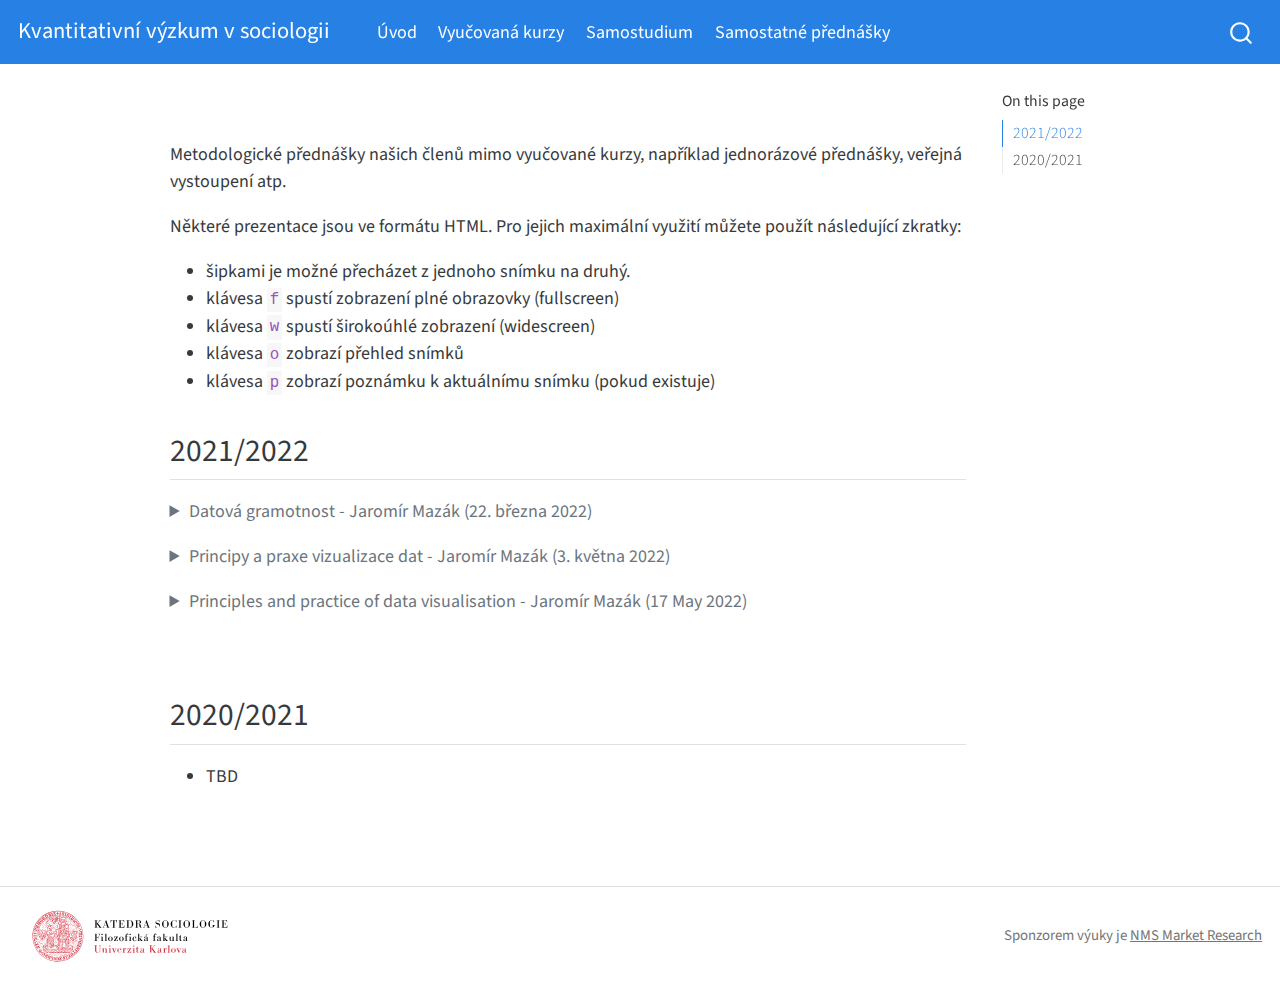
<file: docs/speakings.html>
<!DOCTYPE html>
<html xmlns="http://www.w3.org/1999/xhtml" lang="en" xml:lang="en"><head>

<meta charset="utf-8">
<meta name="generator" content="quarto-1.2.280">

<meta name="viewport" content="width=device-width, initial-scale=1.0, user-scalable=yes">


<title>Kvantitativní výzkum v sociologii – speakings</title>
<style>
code{white-space: pre-wrap;}
span.smallcaps{font-variant: small-caps;}
div.columns{display: flex; gap: min(4vw, 1.5em);}
div.column{flex: auto; overflow-x: auto;}
div.hanging-indent{margin-left: 1.5em; text-indent: -1.5em;}
ul.task-list{list-style: none;}
ul.task-list li input[type="checkbox"] {
  width: 0.8em;
  margin: 0 0.8em 0.2em -1.6em;
  vertical-align: middle;
}
</style>


<script src="site_libs/quarto-nav/quarto-nav.js"></script>
<script src="site_libs/quarto-nav/headroom.min.js"></script>
<script src="site_libs/clipboard/clipboard.min.js"></script>
<script src="site_libs/quarto-search/autocomplete.umd.js"></script>
<script src="site_libs/quarto-search/fuse.min.js"></script>
<script src="site_libs/quarto-search/quarto-search.js"></script>
<meta name="quarto:offset" content="./">
<script src="site_libs/quarto-html/quarto.js"></script>
<script src="site_libs/quarto-html/popper.min.js"></script>
<script src="site_libs/quarto-html/tippy.umd.min.js"></script>
<script src="site_libs/quarto-html/anchor.min.js"></script>
<link href="site_libs/quarto-html/tippy.css" rel="stylesheet">
<link href="site_libs/quarto-html/quarto-syntax-highlighting.css" rel="stylesheet" id="quarto-text-highlighting-styles">
<script src="site_libs/bootstrap/bootstrap.min.js"></script>
<link href="site_libs/bootstrap/bootstrap-icons.css" rel="stylesheet">
<link href="site_libs/bootstrap/bootstrap.min.css" rel="stylesheet" id="quarto-bootstrap" data-mode="light">
<script id="quarto-search-options" type="application/json">{
  "location": "navbar",
  "copy-button": false,
  "collapse-after": 3,
  "panel-placement": "end",
  "type": "overlay",
  "limit": 20,
  "language": {
    "search-no-results-text": "No results",
    "search-matching-documents-text": "matching documents",
    "search-copy-link-title": "Copy link to search",
    "search-hide-matches-text": "Hide additional matches",
    "search-more-match-text": "more match in this document",
    "search-more-matches-text": "more matches in this document",
    "search-clear-button-title": "Clear",
    "search-detached-cancel-button-title": "Cancel",
    "search-submit-button-title": "Submit"
  }
}</script>


<link rel="stylesheet" href="styles.css">
</head>

<body class="nav-fixed">

<div id="quarto-search-results"></div>
  <header id="quarto-header" class="headroom fixed-top">
    <nav class="navbar navbar-expand-lg navbar-dark ">
      <div class="navbar-container container-fluid">
      <div class="navbar-brand-container">
    <a class="navbar-brand" href="./index.html">
    <span class="navbar-title">Kvantitativní výzkum v sociologii</span>
    </a>
  </div>
          <button class="navbar-toggler" type="button" data-bs-toggle="collapse" data-bs-target="#navbarCollapse" aria-controls="navbarCollapse" aria-expanded="false" aria-label="Toggle navigation" onclick="if (window.quartoToggleHeadroom) { window.quartoToggleHeadroom(); }">
  <span class="navbar-toggler-icon"></span>
</button>
          <div class="collapse navbar-collapse" id="navbarCollapse">
            <ul class="navbar-nav navbar-nav-scroll me-auto">
  <li class="nav-item">
    <a class="nav-link" href="./index.html">
 <span class="menu-text">Úvod</span></a>
  </li>  
  <li class="nav-item">
    <a class="nav-link" href="./courses.html">
 <span class="menu-text">Vyučovaná kurzy</span></a>
  </li>  
  <li class="nav-item">
    <a class="nav-link" href="./resources.html">
 <span class="menu-text">Samostudium</span></a>
  </li>  
  <li class="nav-item">
    <a class="nav-link active" href="./speakings.html" aria-current="page">
 <span class="menu-text">Samostatné přednášky</span></a>
  </li>  
</ul>
              <div id="quarto-search" class="" title="Search"></div>
          </div> <!-- /navcollapse -->
      </div> <!-- /container-fluid -->
    </nav>
</header>
<!-- content -->
<div id="quarto-content" class="quarto-container page-columns page-rows-contents page-layout-article page-navbar">
<!-- sidebar -->
<!-- margin-sidebar -->
    <div id="quarto-margin-sidebar" class="sidebar margin-sidebar">
        <nav id="TOC" role="doc-toc" class="toc-active">
    <h2 id="toc-title">On this page</h2>
   
  <ul>
  <li><a href="#section" id="toc-section" class="nav-link active" data-scroll-target="#section">2021/2022</a></li>
  <li><a href="#section-1" id="toc-section-1" class="nav-link" data-scroll-target="#section-1">2020/2021</a></li>
  </ul>
</nav>
    </div>
<!-- main -->
<main class="content" id="quarto-document-content">



<p><br></p>
<p>Metodologické přednášky našich členů mimo vyučované kurzy, například jednorázové přednášky, veřejná vystoupení atp.</p>
<p>Některé prezentace jsou ve formátu HTML. Pro jejich maximální využití můžete použít následující zkratky:</p>
<ul>
<li>šipkami je možné přecházet z jednoho snímku na druhý.</li>
<li>klávesa <code>f</code> spustí zobrazení plné obrazovky (fullscreen)</li>
<li>klávesa <code>w</code> spustí širokoúhlé zobrazení (widescreen)</li>
<li>klávesa <code>o</code> zobrazí přehled snímků</li>
<li>klávesa <code>p</code> zobrazí poznámku k aktuálnímu snímku (pokud existuje)</li>
</ul>
<section id="section" class="level2">
<h2 class="anchored" data-anchor-id="section">2021/2022</h2>
<details>
<summary>
Datová gramotnost - Jaromír Mazák (22. března 2022)
</summary>
<ul>
<li>Vyučující: Mgr. Jaromír Mazák, Ph.D.&nbsp;<a href="https://ksoc.ff.cuni.cz/mazak/">(Více o lektorovi zde)</a></li>
<li>Termín: 22. března 2022 od 10:00 do 11:30</li>
<li>Formát: Online, 90 minut</li>
</ul>
<p><a href="docs/slides/data_literacy.html">Prezentace ke spuštění v prohlížeči</a></p>
<p><strong>Anotace</strong></p>
<p>V ideálním světě by data měla vést k přesnější představě o realitě a k lepším rozhodnutím. Pro vědce jsou navíc základní surovinou pro vytváření vědění. Nedávná replikační krize v psychologii i jiných oborech nicméně ukázala, že ani vědecká komunita není imunní proti nesprávné práci s daty. Mladí vědci tak stojí před výzvou, aby vedle zájmu o svůj obor věnovali kritickou pozornost také zaběhnutým či oborovým postupům práce s daty a posouvali svůj obor nejen ve věcné rovině, ale také metodologicky.Tento 90minutový seminář je koncipován jako pozvánka do světa práce s daty, která není jen mechanická či „podle kuchařky”, nýbrž je citlivá k různými omezením, která s prací s daty nutně souvisí, a nečiní závěry, pro které v datech není opora. Cílem semináře je doktorandům pomoct v osvojení si návyků, díky kterým dokážou při práci s daty ve správnou chvíli zpozornět a klást si důležité otázky. Konkrétně bude věnována pozornost vybraným nástrahám popisné statistiky, problematice kauzální inference a kontroverzi kolem p-hodnoty včetně vysvětlení replikační krize. Účastníkům budou doporučeny prameny pro návazné studium. Předpokládá se, že účastníci již například v průběhu bakalářského nebo magisterského studia absolvovali základní statistické a metodologické kurzy a mají alespoň základní pochopení lineární regrese, testování nulových hypotéz a mají zkušenost s interpretací výstupů softwaru pro statistickou analýzu (např. tabulky regresních koeficientů, standardních chyb a p-hodnot).</p>
<p><a href="https://phd.cuni.cz/PHD-239.html?event=23494&amp;lang=cz">Odkaz na kurz na webu doktorského studia Univerzity Karlovy</a></p>
</details>
<details>
<summary>
Principy a praxe vizualizace dat - Jaromír Mazák (3. května 2022)
</summary>
<ul>
<li>Vyučující: Mgr. Jaromír Mazák, Ph.D.&nbsp;<a href="https://ksoc.ff.cuni.cz/mazak/">(Více o lektorovi zde)</a></li>
<li>Termín: 3. května 2022 od 10:00 do 11:30</li>
<li>Formát: Online, 90 minut</li>
</ul>
<p><a href="docs/slides/visualization.html">Prezentace ke spuštění v prohlížeči</a></p>
<p><strong>Anotace</strong></p>
<p>Vizualizace byla v rámci analýzy dat dlouho považována za jakousi druhořadou kratochvíli. Na prvním místě měla být čísla, jejich převedení do grafů pak bylo spíše jen příjemným dochucením. Tento přístup se v posledních dekádách mění. Nejpozději od vlivných publikací Edwarda Tufteho o designu vizualizace si vědecká komunita začala uvědomovat, že vizualizace dat je klíčová nejen pro úspěšnou komunikaci vědeckých závěrů, ale že je také sama o sobě mocným nástrojem explorativní analýzy a generování poznání. V rámci semináře se seznámíme jak s vybranými obecnými principy efektivní vizualizace dat, tak s konkrétními aplikacemi na ilustrativních příkladech typu „jak to lze udělat lépe”. Cílem semináře je představit vizualizaci dat jako vědeckou subdisciplínu, která si díky dostupnému softwaru zasluhuje stále větší prostor v každodenní vědecké práci. Po úvodním představení principů se zaměříme na koncept „grammar of graphics” představený Lelandem Wilkinsonem ve stejnojmenné knize. Od tohoto konceptu se rychle odrazíme k jeho nejslavnější implementaci, kterou je knihovna ggplot2 (Hadley Wickham) napsaná pro opensource statistický jazyk R. Účastníci budou uvedeni do práce s tímto softwarem. Ambicí kurzu je vzbudit u studentů zájem o efektivní, extrémně flexibilní a zároveň uživatelsky přijatelně náročnou vizualizaci dat, kterou knihovna ggplot2 nabízí. Studenti a studentky si také odnesou velké množství volně dostupných materiálů k dalšímu samostudiu.</p>
<p><a href="https://phd.cuni.cz/PHD-239.html?event=23496&amp;lang=cz">Odkaz na kurz na webu doktorského studia Univerzity Karlovy</a></p>
</details>
<details>
<summary>
Principles and practice of data visualisation - Jaromír Mazák (17 May 2022)
</summary>
<ul>
<li>Lecturer: Mgr. Jaromír Mazák, Ph.D.&nbsp;<a href="https://ksoc.ff.cuni.cz/mazak/">(More about the lecturer here)</a></li>
<li>Date: 17 May 2022, 10:00-11:30 (90 minutes)</li>
<li>Format: Online, 90 minutes</li>
</ul>
<p><a href="docs/slides/visualization_eng.html">Presentation in browser</a></p>
<p><strong>Anotace</strong></p>
<p>[Note, this is an English version of the course taught previously in Czech (on 3 May 2022). The content is almost the same.]</p>
<p>Visualization has long been regarded as a kind of second-rate pastime in data analysis. Numbers should come first, and their translation into graphs was rather a pleasant aftertaste. This approach has been changing in recent decades. Since Edward Tufte’s influential publications on visualization design, the scientific community has come to realize that data visualization is not only crucial for the successful communication of scientific conclusions, but also a powerful tool in its own right for exploratory analysis and generation of knowledge. The seminar will introduce selected general principles of effective data visualization as well as specific applications on illustrative examples such as “how to do it better.” The aim of the seminar is to present data visualization as a scientific subdiscipline that, thanks to the available software, deserves increasing space in everyday scientific work. After the initial presentation of the principles, we will focus on the concept of “grammar of graphics” introduced by Leland Wilkinson in the book of the same name. We will quickly move from this concept to its most famous implementation, which is the ggplot2 library (Hadley Wickham) written for the opensource statistical language R. Participants will be introduced to work with this software. The ambition of the course is to raise students’ interest in the efficient, extremely flexible and relatively user-friendly data visualization offered by the ggplot2 library. Students will also take away a large amount of freely available materials for further self-study.</p>
<p><a href="https://phd.cuni.cz/PHD-239.html?event=23993&amp;lang=cz">Link to the course on the PhD website of Charles University</a></p>
</details>
<p><br></p>
</section>
<section id="section-1" class="level2">
<h2 class="anchored" data-anchor-id="section-1">2020/2021</h2>
<ul>
<li>TBD</li>
</ul>


</section>

</main> <!-- /main -->
<script id="quarto-html-after-body" type="application/javascript">
window.document.addEventListener("DOMContentLoaded", function (event) {
  const toggleBodyColorMode = (bsSheetEl) => {
    const mode = bsSheetEl.getAttribute("data-mode");
    const bodyEl = window.document.querySelector("body");
    if (mode === "dark") {
      bodyEl.classList.add("quarto-dark");
      bodyEl.classList.remove("quarto-light");
    } else {
      bodyEl.classList.add("quarto-light");
      bodyEl.classList.remove("quarto-dark");
    }
  }
  const toggleBodyColorPrimary = () => {
    const bsSheetEl = window.document.querySelector("link#quarto-bootstrap");
    if (bsSheetEl) {
      toggleBodyColorMode(bsSheetEl);
    }
  }
  toggleBodyColorPrimary();  
  const icon = "";
  const anchorJS = new window.AnchorJS();
  anchorJS.options = {
    placement: 'right',
    icon: icon
  };
  anchorJS.add('.anchored');
  const clipboard = new window.ClipboardJS('.code-copy-button', {
    target: function(trigger) {
      return trigger.previousElementSibling;
    }
  });
  clipboard.on('success', function(e) {
    // button target
    const button = e.trigger;
    // don't keep focus
    button.blur();
    // flash "checked"
    button.classList.add('code-copy-button-checked');
    var currentTitle = button.getAttribute("title");
    button.setAttribute("title", "Copied!");
    let tooltip;
    if (window.bootstrap) {
      button.setAttribute("data-bs-toggle", "tooltip");
      button.setAttribute("data-bs-placement", "left");
      button.setAttribute("data-bs-title", "Copied!");
      tooltip = new bootstrap.Tooltip(button, 
        { trigger: "manual", 
          customClass: "code-copy-button-tooltip",
          offset: [0, -8]});
      tooltip.show();    
    }
    setTimeout(function() {
      if (tooltip) {
        tooltip.hide();
        button.removeAttribute("data-bs-title");
        button.removeAttribute("data-bs-toggle");
        button.removeAttribute("data-bs-placement");
      }
      button.setAttribute("title", currentTitle);
      button.classList.remove('code-copy-button-checked');
    }, 1000);
    // clear code selection
    e.clearSelection();
  });
  function tippyHover(el, contentFn) {
    const config = {
      allowHTML: true,
      content: contentFn,
      maxWidth: 500,
      delay: 100,
      arrow: false,
      appendTo: function(el) {
          return el.parentElement;
      },
      interactive: true,
      interactiveBorder: 10,
      theme: 'quarto',
      placement: 'bottom-start'
    };
    window.tippy(el, config); 
  }
  const noterefs = window.document.querySelectorAll('a[role="doc-noteref"]');
  for (var i=0; i<noterefs.length; i++) {
    const ref = noterefs[i];
    tippyHover(ref, function() {
      // use id or data attribute instead here
      let href = ref.getAttribute('data-footnote-href') || ref.getAttribute('href');
      try { href = new URL(href).hash; } catch {}
      const id = href.replace(/^#\/?/, "");
      const note = window.document.getElementById(id);
      return note.innerHTML;
    });
  }
  const findCites = (el) => {
    const parentEl = el.parentElement;
    if (parentEl) {
      const cites = parentEl.dataset.cites;
      if (cites) {
        return {
          el,
          cites: cites.split(' ')
        };
      } else {
        return findCites(el.parentElement)
      }
    } else {
      return undefined;
    }
  };
  var bibliorefs = window.document.querySelectorAll('a[role="doc-biblioref"]');
  for (var i=0; i<bibliorefs.length; i++) {
    const ref = bibliorefs[i];
    const citeInfo = findCites(ref);
    if (citeInfo) {
      tippyHover(citeInfo.el, function() {
        var popup = window.document.createElement('div');
        citeInfo.cites.forEach(function(cite) {
          var citeDiv = window.document.createElement('div');
          citeDiv.classList.add('hanging-indent');
          citeDiv.classList.add('csl-entry');
          var biblioDiv = window.document.getElementById('ref-' + cite);
          if (biblioDiv) {
            citeDiv.innerHTML = biblioDiv.innerHTML;
          }
          popup.appendChild(citeDiv);
        });
        return popup.innerHTML;
      });
    }
  }
});
</script>
</div> <!-- /content -->
<footer class="footer">
  <div class="nav-footer">
    <div class="nav-footer-left"><a href="https://ksoc.ff.cuni.cz/"><img src="./media/ksoc-logo.svg" width="224" height="80"></a></div>   
    <div class="nav-footer-right">Sponzorem výuky je <a href="https://nms.global/cz/">NMS Market Research</a></div>
  </div>
</footer>



</body></html>
</file>
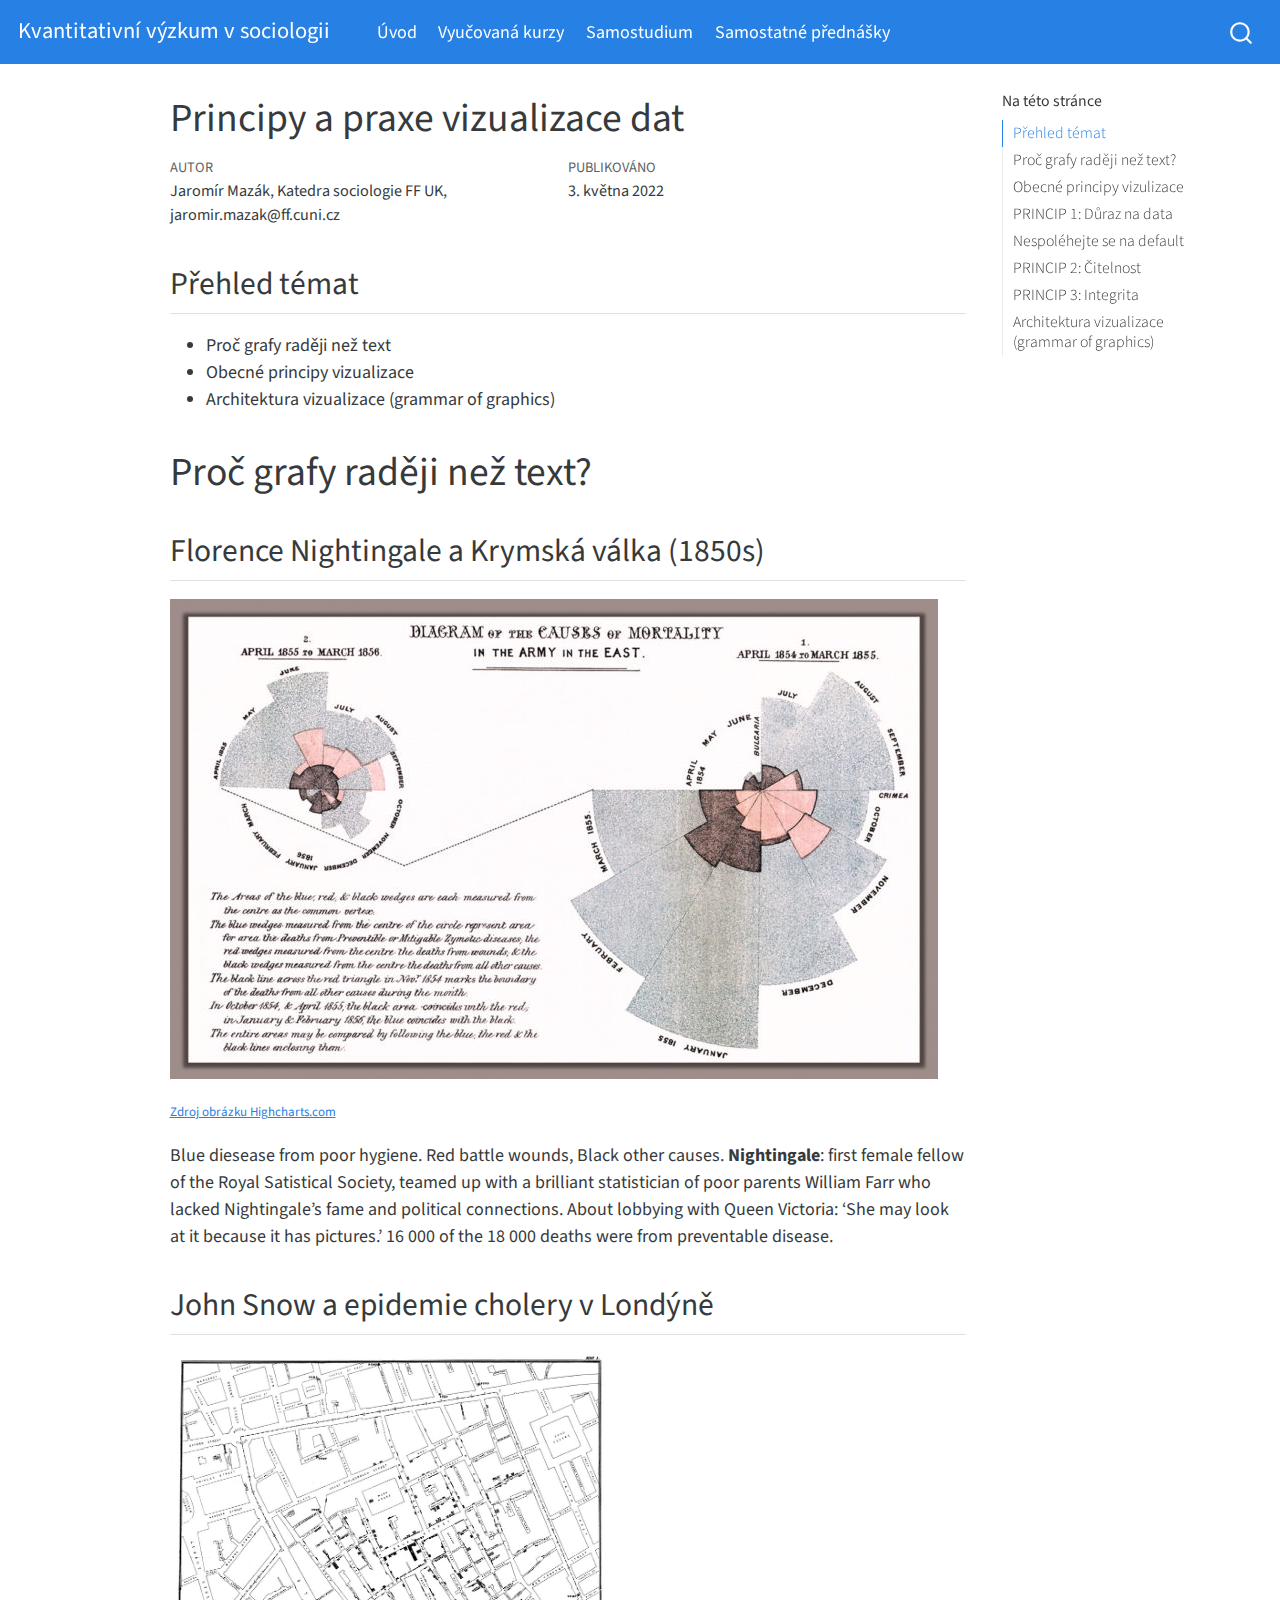
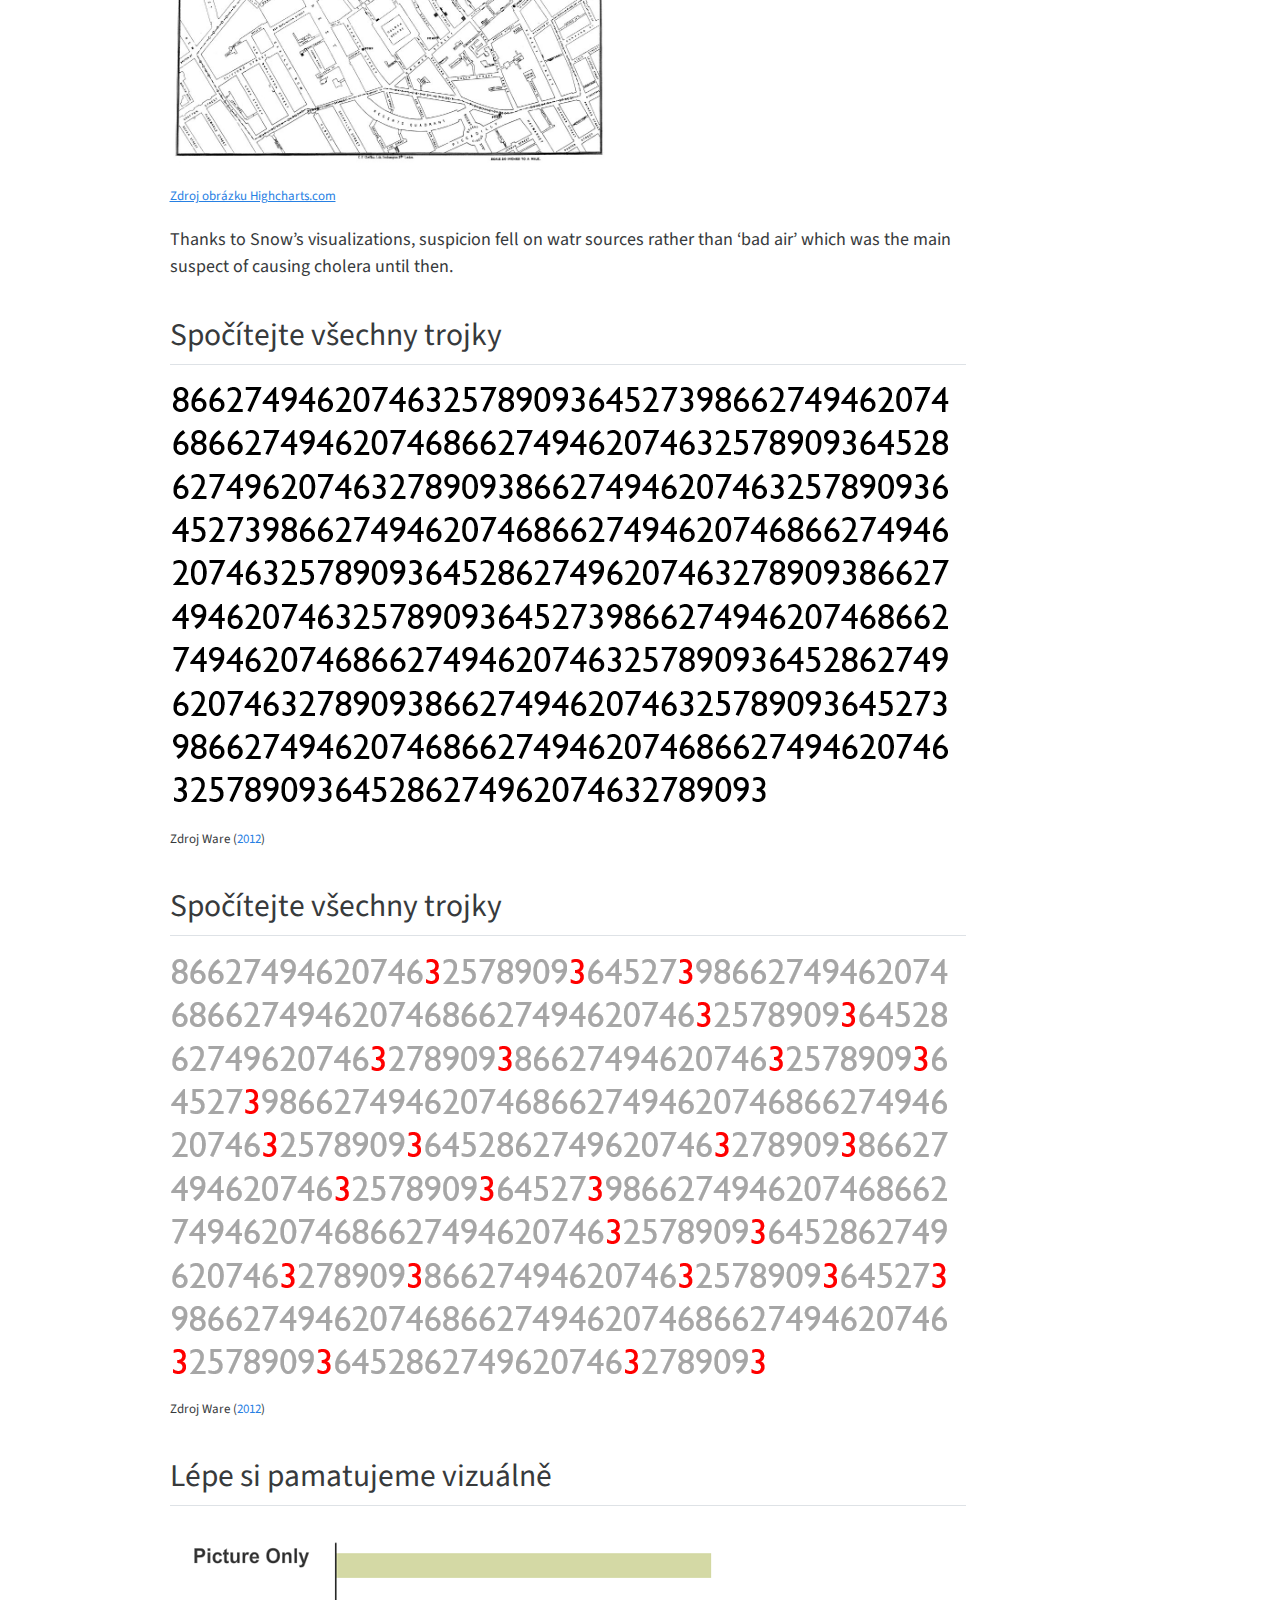
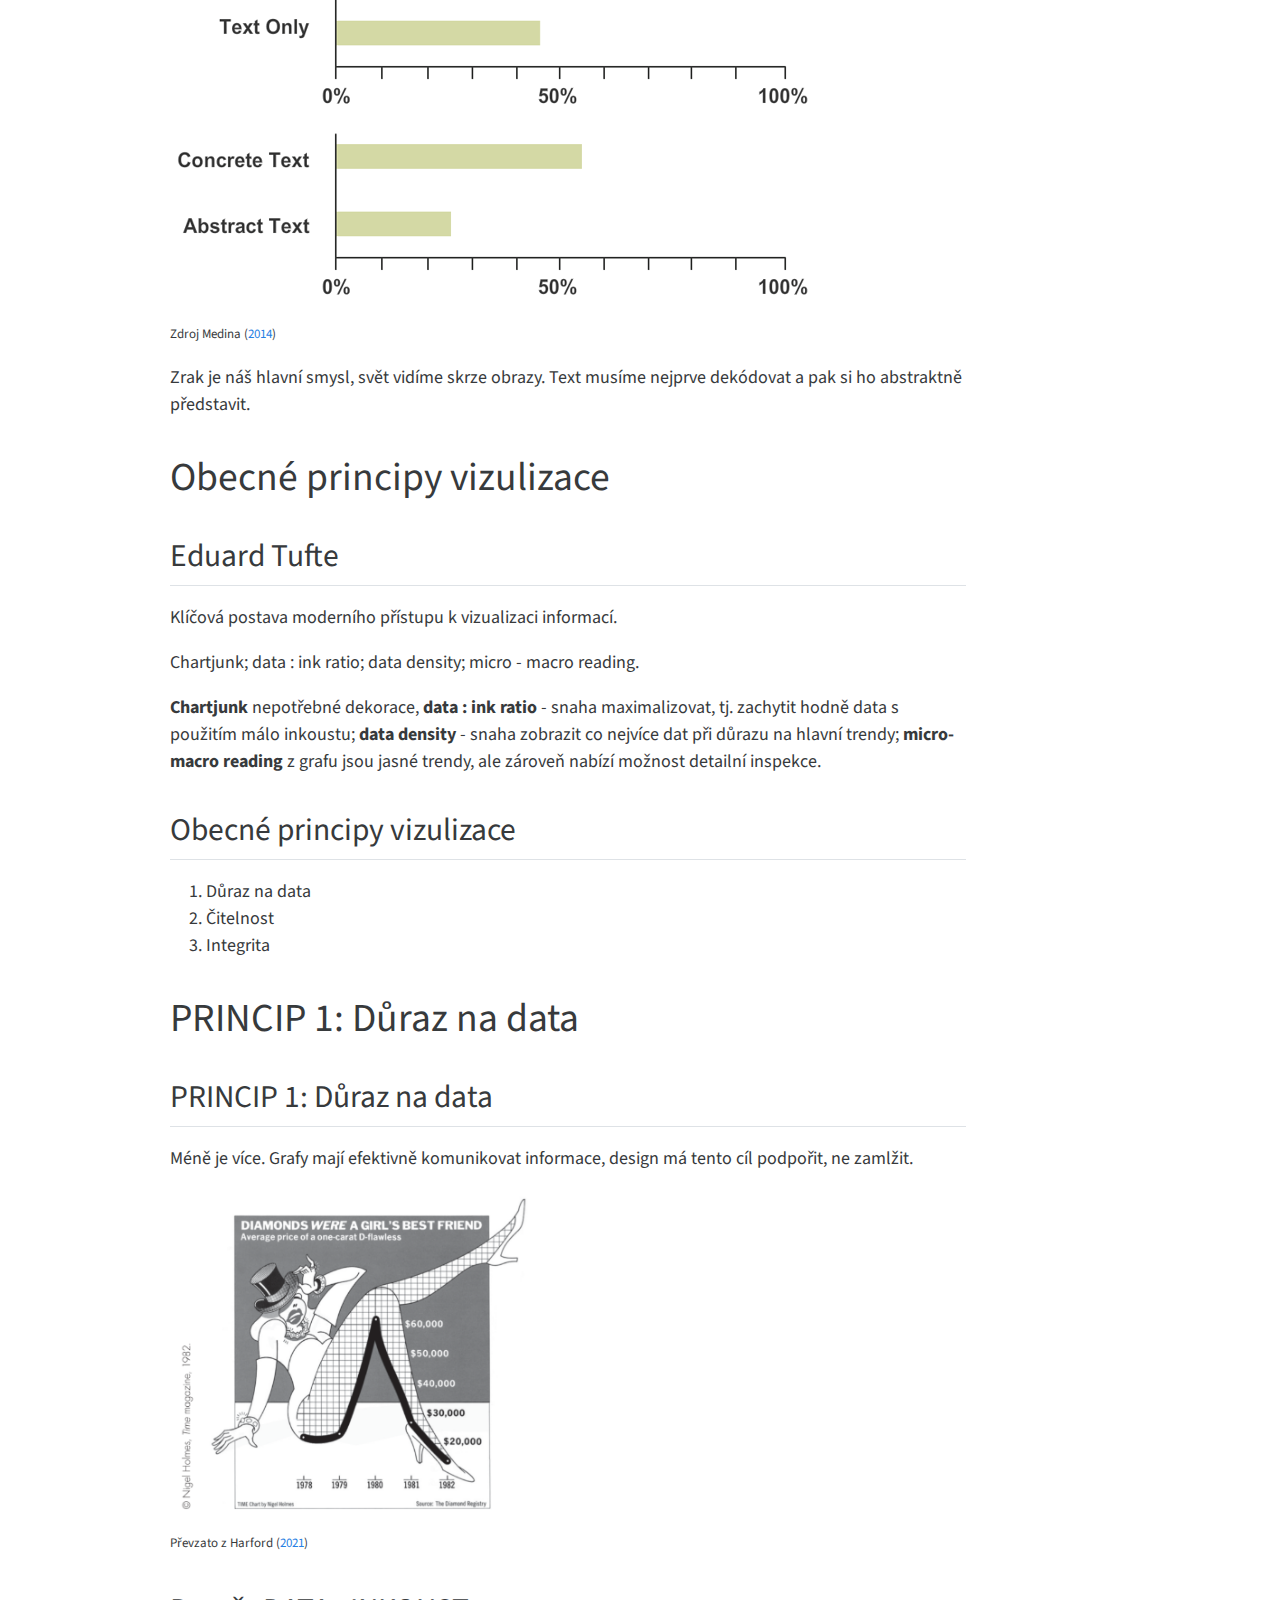
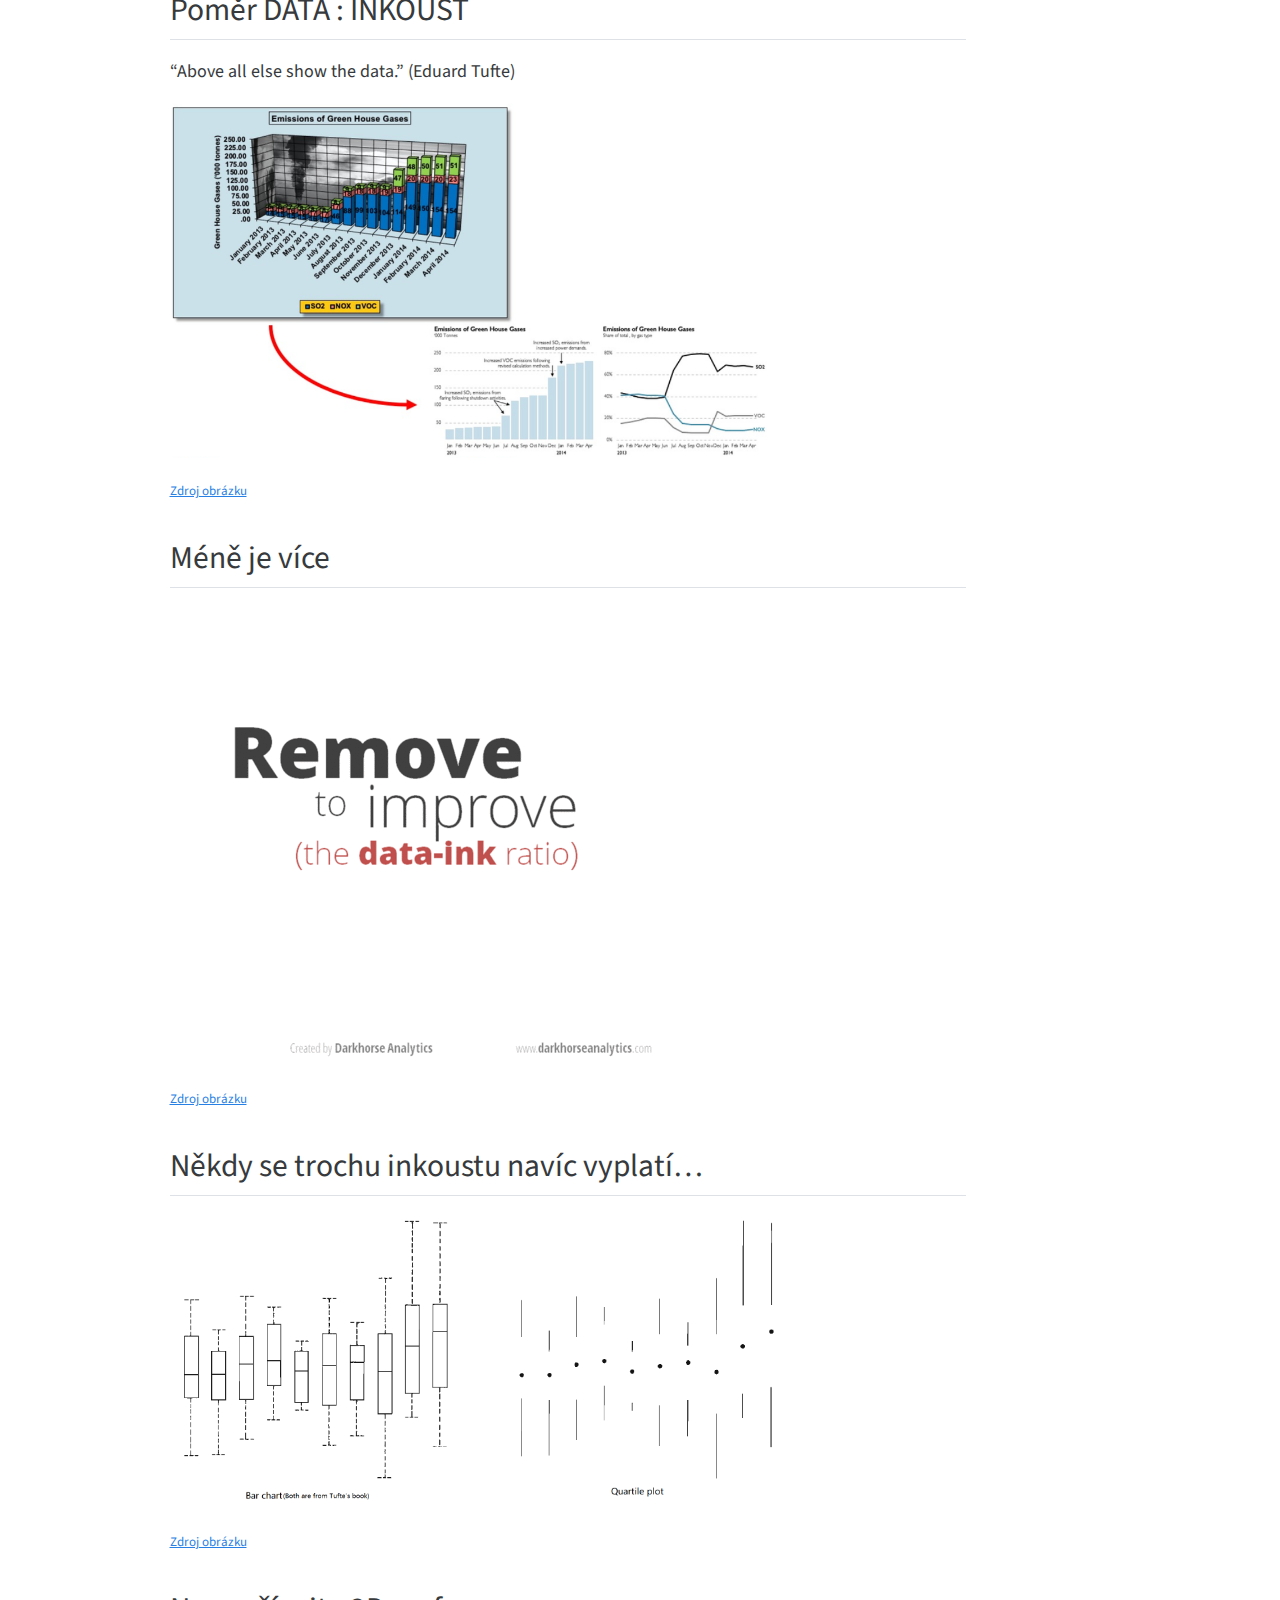
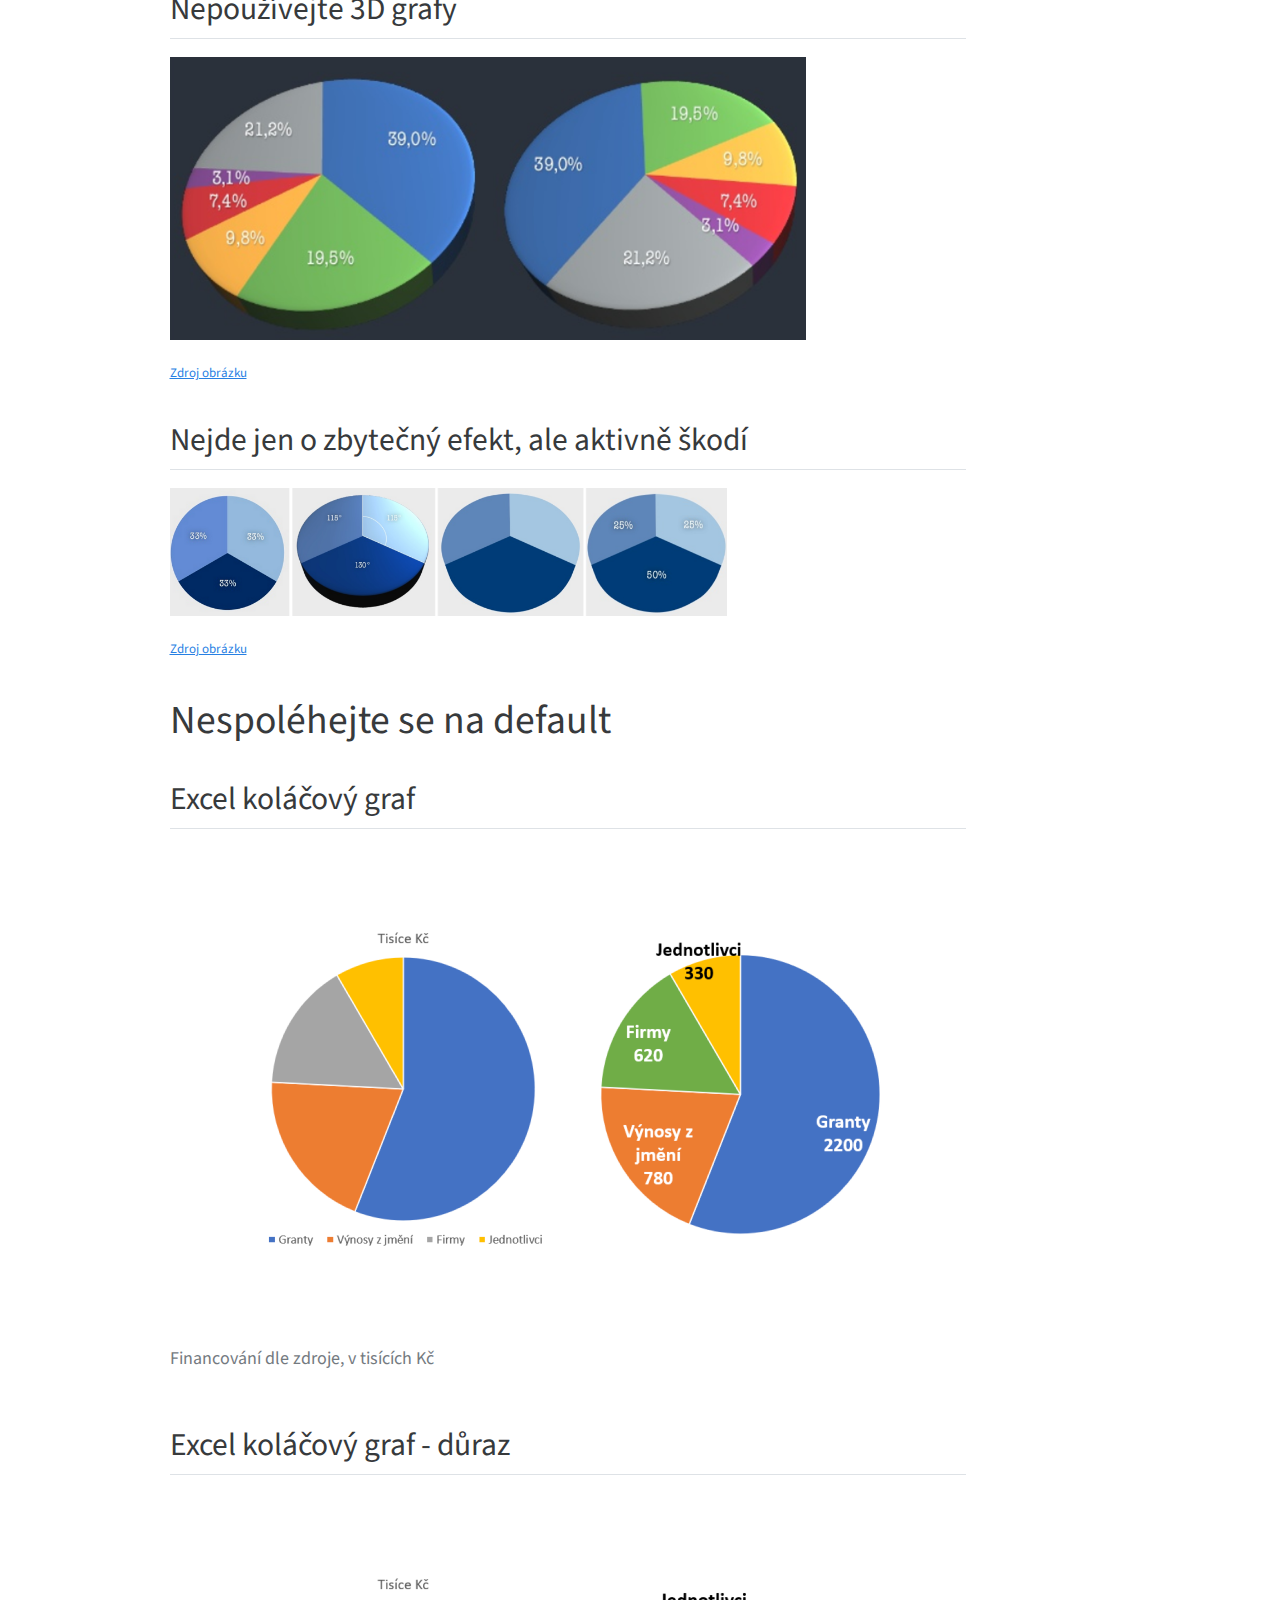
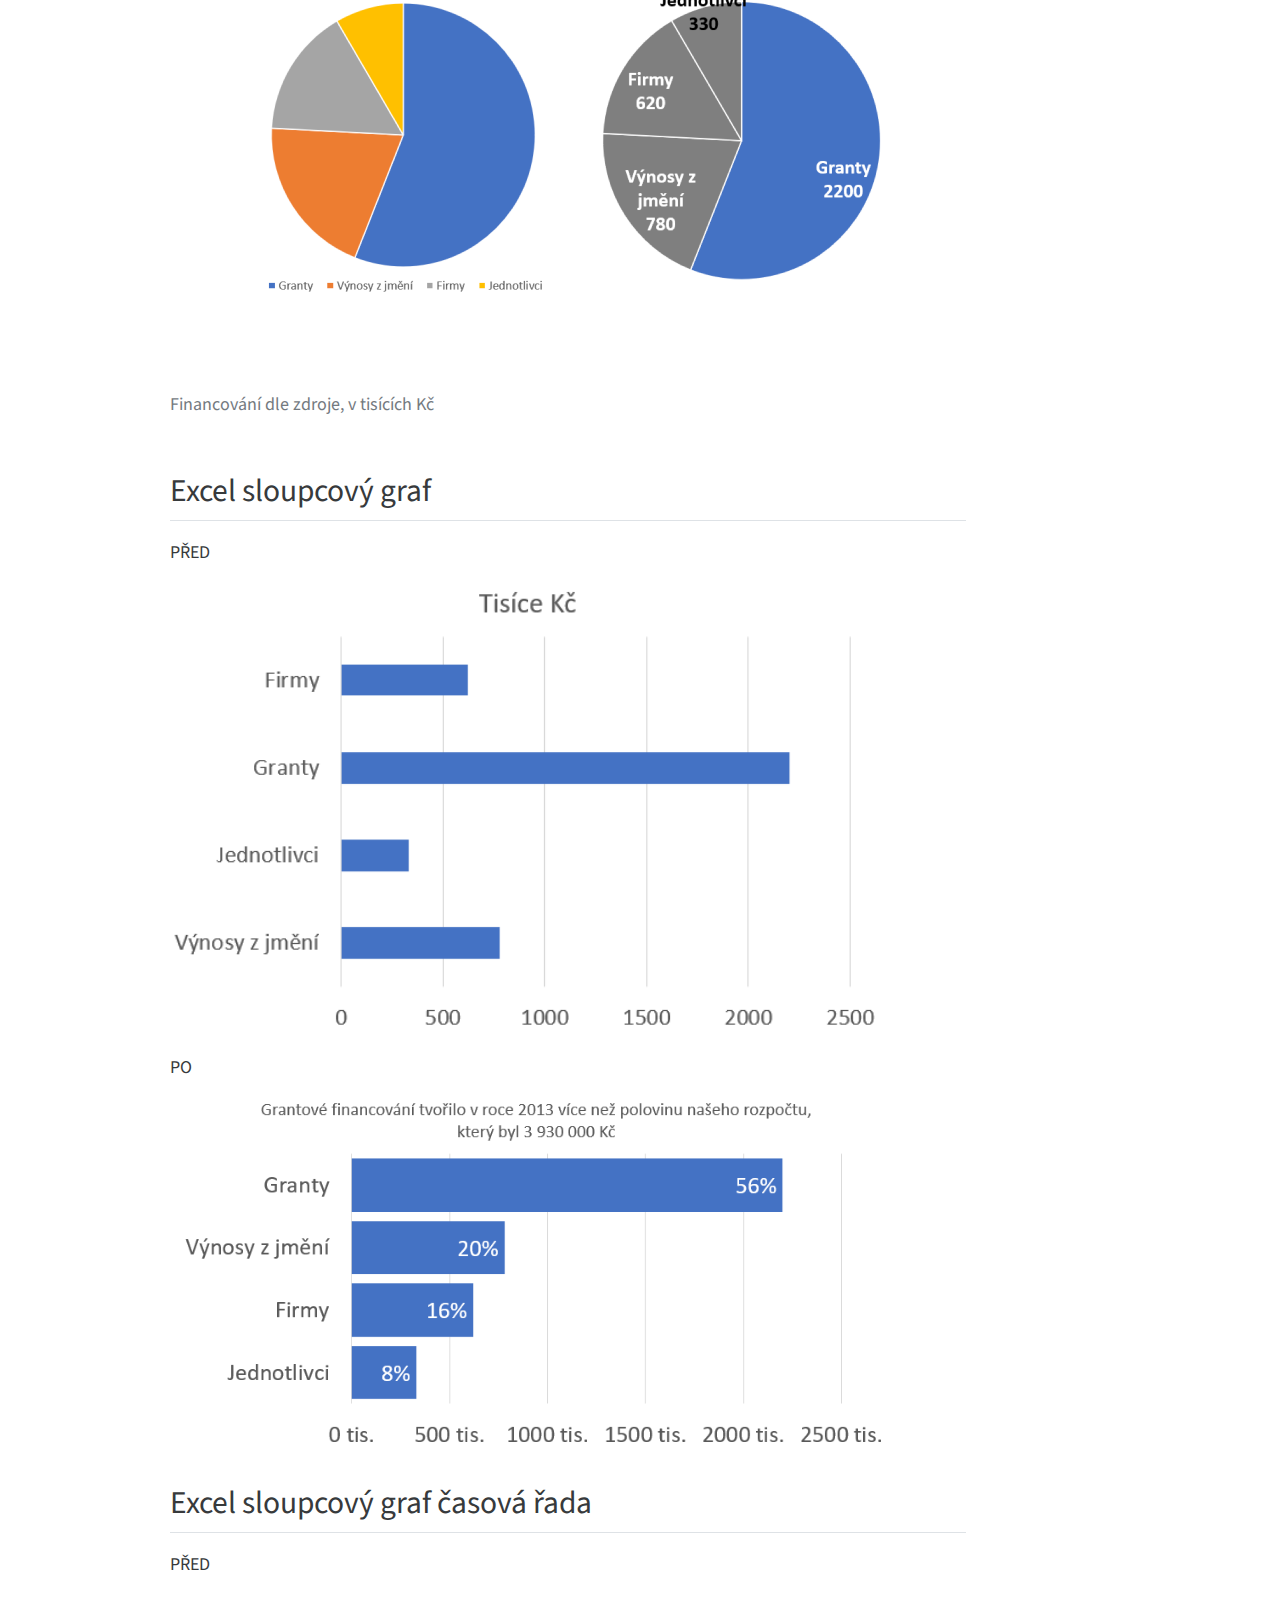
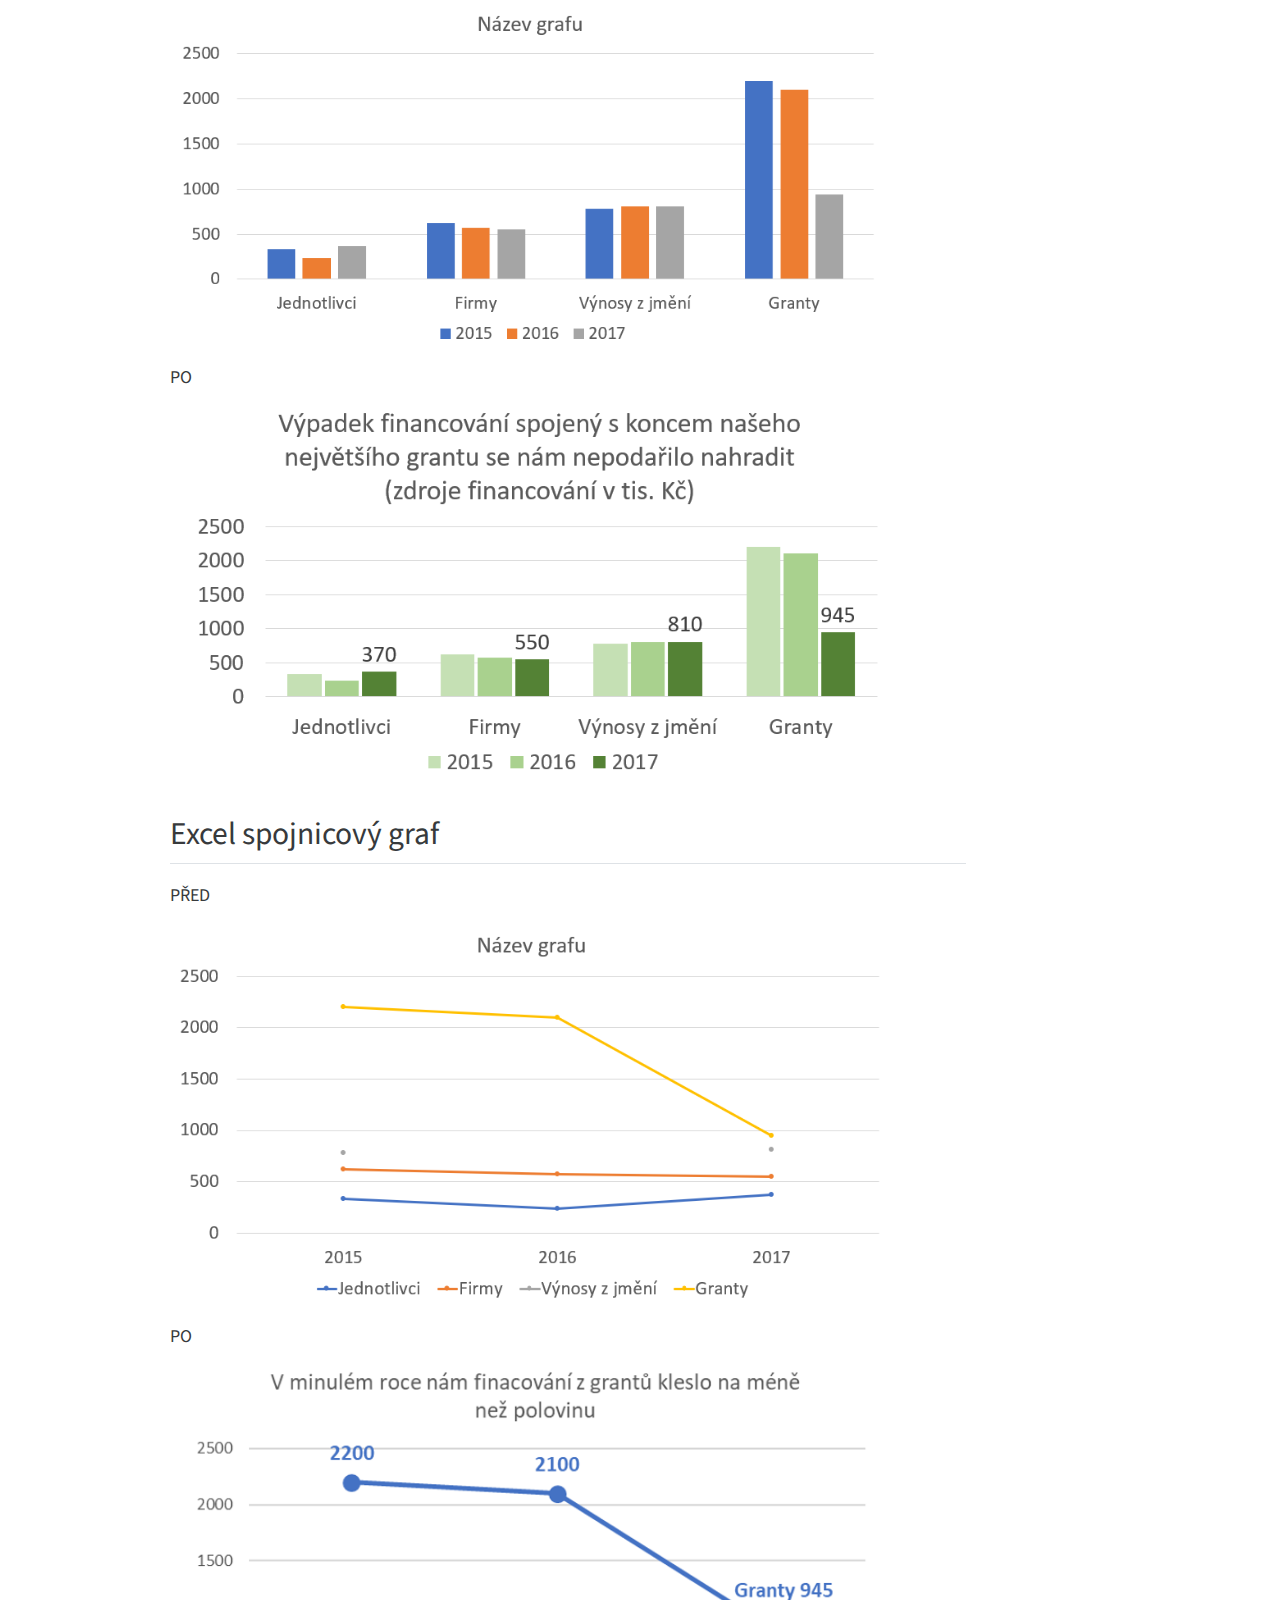
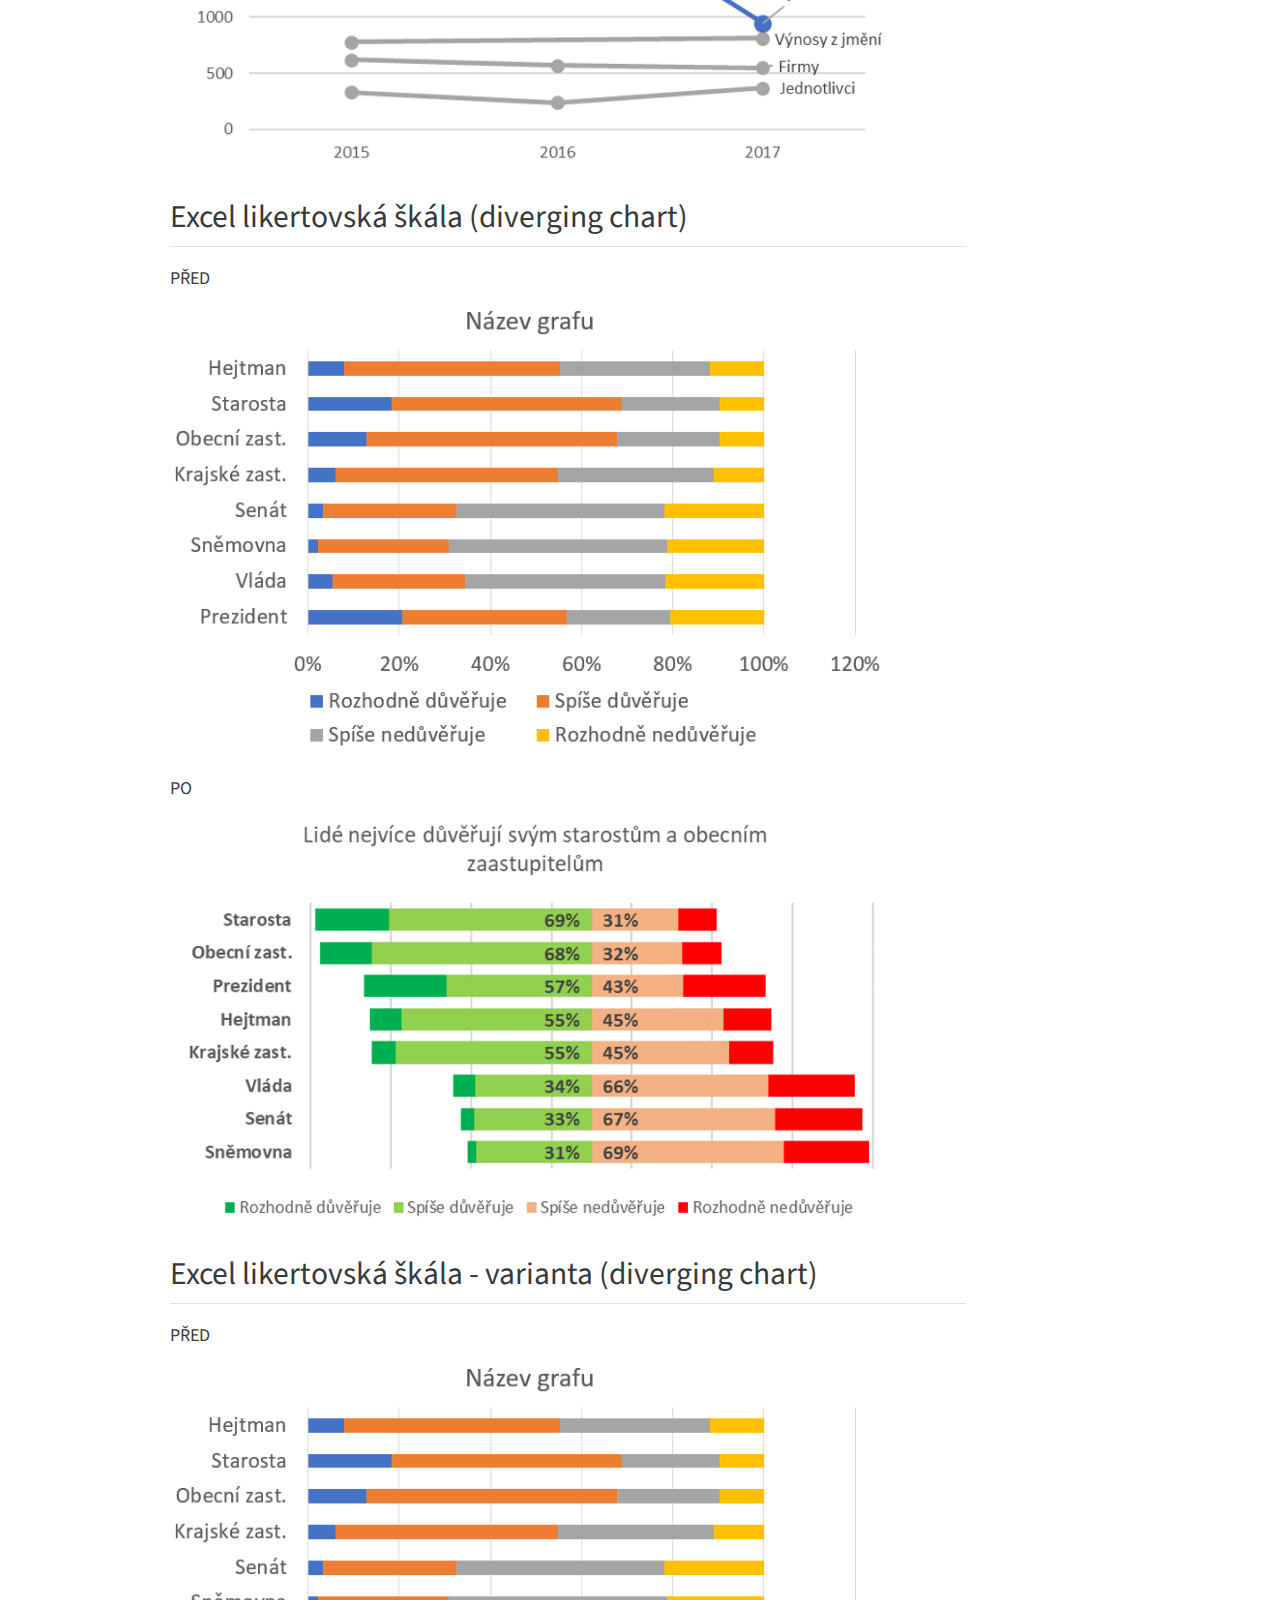
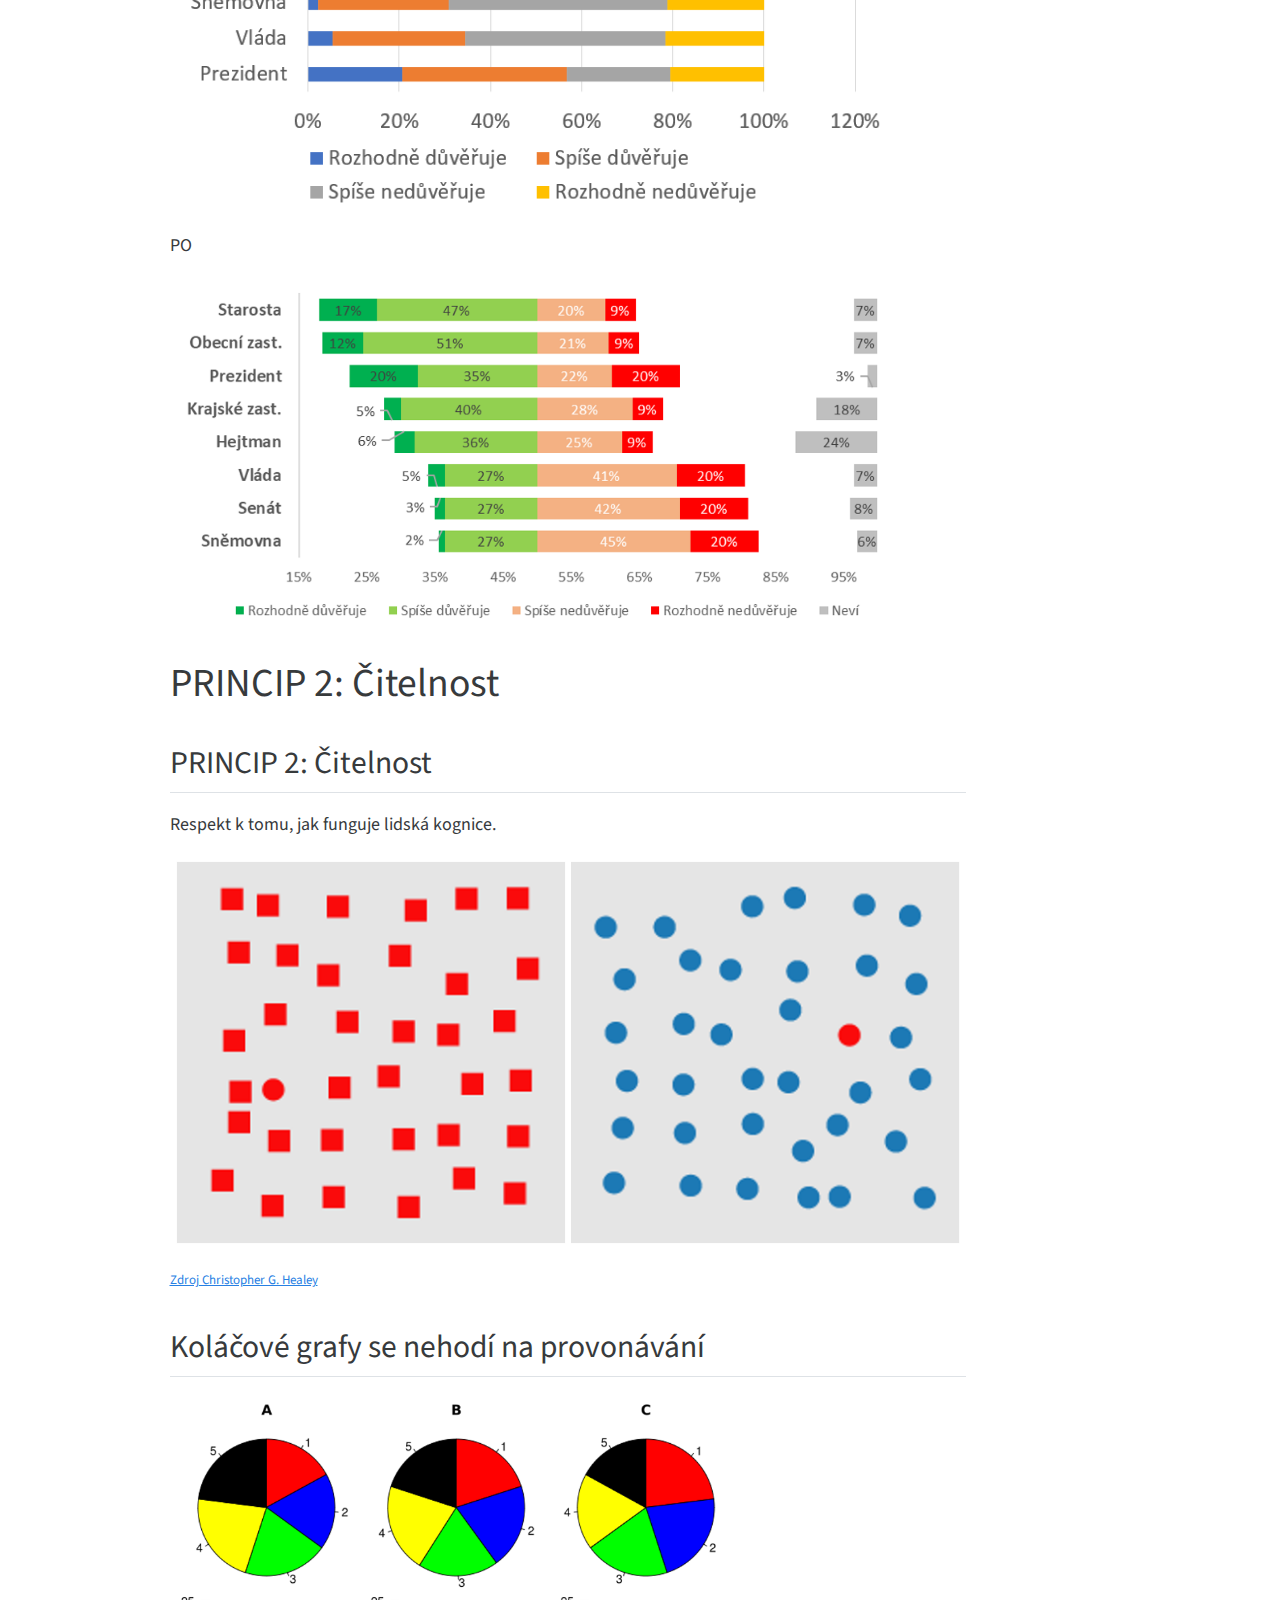
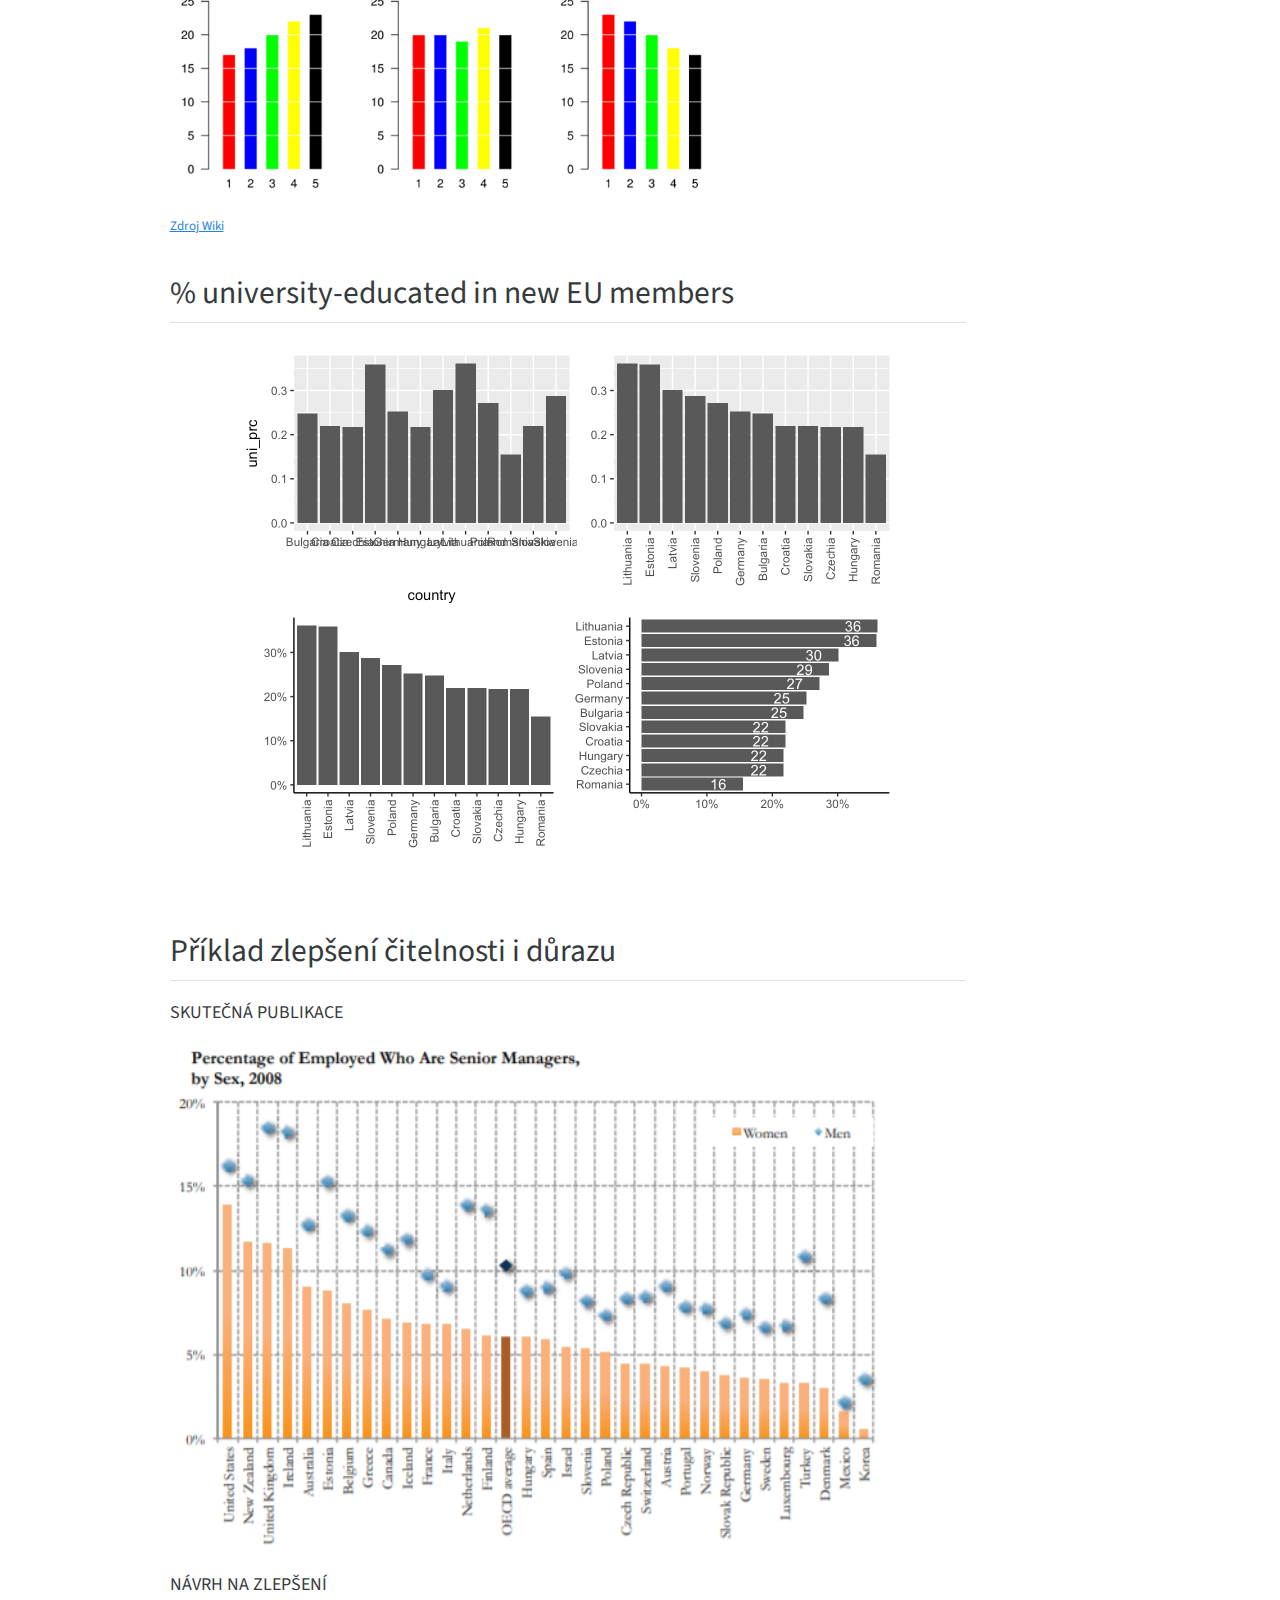
<file: docs/slides/visualization.html>
<!DOCTYPE html>
<html xmlns="http://www.w3.org/1999/xhtml" lang="cs" xml:lang="cs"><head>

<meta charset="utf-8">
<meta name="generator" content="quarto-1.2.280">

<meta name="viewport" content="width=device-width, initial-scale=1.0, user-scalable=yes">

<meta name="author" content="Jaromír Mazák, Katedra sociologie FF UK, jaromir.mazak@ff.cuni.cz">

<title>Kvantitativní výzkum v sociologii - Principy a praxe vizualizace dat</title>
<style>
code{white-space: pre-wrap;}
span.smallcaps{font-variant: small-caps;}
div.columns{display: flex; gap: min(4vw, 1.5em);}
div.column{flex: auto; overflow-x: auto;}
div.hanging-indent{margin-left: 1.5em; text-indent: -1.5em;}
ul.task-list{list-style: none;}
ul.task-list li input[type="checkbox"] {
  width: 0.8em;
  margin: 0 0.8em 0.2em -1.6em;
  vertical-align: middle;
}
pre > code.sourceCode { white-space: pre; position: relative; }
pre > code.sourceCode > span { display: inline-block; line-height: 1.25; }
pre > code.sourceCode > span:empty { height: 1.2em; }
.sourceCode { overflow: visible; }
code.sourceCode > span { color: inherit; text-decoration: inherit; }
div.sourceCode { margin: 1em 0; }
pre.sourceCode { margin: 0; }
@media screen {
div.sourceCode { overflow: auto; }
}
@media print {
pre > code.sourceCode { white-space: pre-wrap; }
pre > code.sourceCode > span { text-indent: -5em; padding-left: 5em; }
}
pre.numberSource code
  { counter-reset: source-line 0; }
pre.numberSource code > span
  { position: relative; left: -4em; counter-increment: source-line; }
pre.numberSource code > span > a:first-child::before
  { content: counter(source-line);
    position: relative; left: -1em; text-align: right; vertical-align: baseline;
    border: none; display: inline-block;
    -webkit-touch-callout: none; -webkit-user-select: none;
    -khtml-user-select: none; -moz-user-select: none;
    -ms-user-select: none; user-select: none;
    padding: 0 4px; width: 4em;
    color: #aaaaaa;
  }
pre.numberSource { margin-left: 3em; border-left: 1px solid #aaaaaa;  padding-left: 4px; }
div.sourceCode
  {   }
@media screen {
pre > code.sourceCode > span > a:first-child::before { text-decoration: underline; }
}
code span.al { color: #ff0000; font-weight: bold; } /* Alert */
code span.an { color: #60a0b0; font-weight: bold; font-style: italic; } /* Annotation */
code span.at { color: #7d9029; } /* Attribute */
code span.bn { color: #40a070; } /* BaseN */
code span.bu { color: #008000; } /* BuiltIn */
code span.cf { color: #007020; font-weight: bold; } /* ControlFlow */
code span.ch { color: #4070a0; } /* Char */
code span.cn { color: #880000; } /* Constant */
code span.co { color: #60a0b0; font-style: italic; } /* Comment */
code span.cv { color: #60a0b0; font-weight: bold; font-style: italic; } /* CommentVar */
code span.do { color: #ba2121; font-style: italic; } /* Documentation */
code span.dt { color: #902000; } /* DataType */
code span.dv { color: #40a070; } /* DecVal */
code span.er { color: #ff0000; font-weight: bold; } /* Error */
code span.ex { } /* Extension */
code span.fl { color: #40a070; } /* Float */
code span.fu { color: #06287e; } /* Function */
code span.im { color: #008000; font-weight: bold; } /* Import */
code span.in { color: #60a0b0; font-weight: bold; font-style: italic; } /* Information */
code span.kw { color: #007020; font-weight: bold; } /* Keyword */
code span.op { color: #666666; } /* Operator */
code span.ot { color: #007020; } /* Other */
code span.pp { color: #bc7a00; } /* Preprocessor */
code span.sc { color: #4070a0; } /* SpecialChar */
code span.ss { color: #bb6688; } /* SpecialString */
code span.st { color: #4070a0; } /* String */
code span.va { color: #19177c; } /* Variable */
code span.vs { color: #4070a0; } /* VerbatimString */
code span.wa { color: #60a0b0; font-weight: bold; font-style: italic; } /* Warning */
div.csl-bib-body { }
div.csl-entry {
  clear: both;
}
.hanging div.csl-entry {
  margin-left:2em;
  text-indent:-2em;
}
div.csl-left-margin {
  min-width:2em;
  float:left;
}
div.csl-right-inline {
  margin-left:2em;
  padding-left:1em;
}
div.csl-indent {
  margin-left: 2em;
}
</style>


<script src="../site_libs/quarto-nav/quarto-nav.js"></script>
<script src="../site_libs/quarto-nav/headroom.min.js"></script>
<script src="../site_libs/clipboard/clipboard.min.js"></script>
<script src="../site_libs/quarto-search/autocomplete.umd.js"></script>
<script src="../site_libs/quarto-search/fuse.min.js"></script>
<script src="../site_libs/quarto-search/quarto-search.js"></script>
<meta name="quarto:offset" content="../">
<script src="../site_libs/quarto-html/quarto.js"></script>
<script src="../site_libs/quarto-html/popper.min.js"></script>
<script src="../site_libs/quarto-html/tippy.umd.min.js"></script>
<script src="../site_libs/quarto-html/anchor.min.js"></script>
<link href="../site_libs/quarto-html/tippy.css" rel="stylesheet">
<link href="../site_libs/quarto-html/quarto-syntax-highlighting.css" rel="stylesheet" id="quarto-text-highlighting-styles">
<script src="../site_libs/bootstrap/bootstrap.min.js"></script>
<link href="../site_libs/bootstrap/bootstrap-icons.css" rel="stylesheet">
<link href="../site_libs/bootstrap/bootstrap.min.css" rel="stylesheet" id="quarto-bootstrap" data-mode="light">
<script id="quarto-search-options" type="application/json">{
  "location": "navbar",
  "copy-button": false,
  "collapse-after": 3,
  "panel-placement": "end",
  "type": "overlay",
  "limit": 20,
  "language": {
    "search-no-results-text": "Žádný výsledek",
    "search-matching-documents-text": "Nalezené výsledky",
    "search-copy-link-title": "Zkopírovat odkaz pro vyhledávání",
    "search-hide-matches-text": "Skrýt další výsledky",
    "search-more-match-text": "další výsledek v tomto dokumentu",
    "search-more-matches-text": "dalších výsledků v tomto dokumentu",
    "search-clear-button-title": "Vymazat",
    "search-detached-cancel-button-title": "Zrušit",
    "search-submit-button-title": "Odeslat"
  }
}</script>


<link rel="stylesheet" href="../styles.css">
</head>

<body class="nav-fixed">

<div id="quarto-search-results"></div>
  <header id="quarto-header" class="headroom fixed-top">
    <nav class="navbar navbar-expand-lg navbar-dark ">
      <div class="navbar-container container-fluid">
      <div class="navbar-brand-container">
    <a class="navbar-brand" href="../index.html">
    <span class="navbar-title">Kvantitativní výzkum v sociologii</span>
    </a>
  </div>
          <button class="navbar-toggler" type="button" data-bs-toggle="collapse" data-bs-target="#navbarCollapse" aria-controls="navbarCollapse" aria-expanded="false" aria-label="Toggle navigation" onclick="if (window.quartoToggleHeadroom) { window.quartoToggleHeadroom(); }">
  <span class="navbar-toggler-icon"></span>
</button>
          <div class="collapse navbar-collapse" id="navbarCollapse">
            <ul class="navbar-nav navbar-nav-scroll me-auto">
  <li class="nav-item">
    <a class="nav-link" href="../index.html">
 <span class="menu-text">Úvod</span></a>
  </li>  
  <li class="nav-item">
    <a class="nav-link" href="../courses.html">
 <span class="menu-text">Vyučovaná kurzy</span></a>
  </li>  
  <li class="nav-item">
    <a class="nav-link" href="../resources.html">
 <span class="menu-text">Samostudium</span></a>
  </li>  
  <li class="nav-item">
    <a class="nav-link" href="../speakings.html">
 <span class="menu-text">Samostatné přednášky</span></a>
  </li>  
</ul>
              <div id="quarto-search" class="" title="Search"></div>
          </div> <!-- /navcollapse -->
      </div> <!-- /container-fluid -->
    </nav>
</header>
<!-- content -->
<div id="quarto-content" class="quarto-container page-columns page-rows-contents page-layout-article page-navbar">
<!-- sidebar -->
<!-- margin-sidebar -->
    <div id="quarto-margin-sidebar" class="sidebar margin-sidebar">
        <nav id="TOC" role="doc-toc" class="toc-active">
    <h2 id="toc-title">Na této stránce</h2>
   
  <ul>
  <li><a href="#přehled-témat" id="toc-přehled-témat" class="nav-link active" data-scroll-target="#přehled-témat">Přehled témat</a></li>
  <li><a href="#proč-grafy-raději-než-text" id="toc-proč-grafy-raději-než-text" class="nav-link" data-scroll-target="#proč-grafy-raději-než-text">Proč grafy raději než text?</a>
  <ul class="collapse">
  <li><a href="#florence-nightingale-a-krymská-válka-1850s" id="toc-florence-nightingale-a-krymská-válka-1850s" class="nav-link" data-scroll-target="#florence-nightingale-a-krymská-válka-1850s">Florence Nightingale a Krymská válka (1850s)</a></li>
  <li><a href="#john-snow-a-epidemie-cholery-v-londýně" id="toc-john-snow-a-epidemie-cholery-v-londýně" class="nav-link" data-scroll-target="#john-snow-a-epidemie-cholery-v-londýně">John Snow a epidemie cholery v Londýně</a></li>
  <li><a href="#spočítejte-všechny-trojky" id="toc-spočítejte-všechny-trojky" class="nav-link" data-scroll-target="#spočítejte-všechny-trojky">Spočítejte všechny trojky</a></li>
  <li><a href="#spočítejte-všechny-trojky-1" id="toc-spočítejte-všechny-trojky-1" class="nav-link" data-scroll-target="#spočítejte-všechny-trojky-1">Spočítejte všechny trojky</a></li>
  <li><a href="#lépe-si-pamatujeme-vizuálně" id="toc-lépe-si-pamatujeme-vizuálně" class="nav-link" data-scroll-target="#lépe-si-pamatujeme-vizuálně">Lépe si pamatujeme vizuálně</a></li>
  </ul></li>
  <li><a href="#obecné-principy-vizulizace" id="toc-obecné-principy-vizulizace" class="nav-link" data-scroll-target="#obecné-principy-vizulizace">Obecné principy vizulizace</a>
  <ul class="collapse">
  <li><a href="#eduard-tufte" id="toc-eduard-tufte" class="nav-link" data-scroll-target="#eduard-tufte">Eduard Tufte</a></li>
  <li><a href="#obecné-principy-vizulizace-1" id="toc-obecné-principy-vizulizace-1" class="nav-link" data-scroll-target="#obecné-principy-vizulizace-1">Obecné principy vizulizace</a></li>
  </ul></li>
  <li><a href="#princip-1-důraz-na-data" id="toc-princip-1-důraz-na-data" class="nav-link" data-scroll-target="#princip-1-důraz-na-data">PRINCIP 1: Důraz na data</a>
  <ul class="collapse">
  <li><a href="#princip-1-důraz-na-data-1" id="toc-princip-1-důraz-na-data-1" class="nav-link" data-scroll-target="#princip-1-důraz-na-data-1">PRINCIP 1: Důraz na data</a></li>
  <li><a href="#poměr-data-inkoust" id="toc-poměr-data-inkoust" class="nav-link" data-scroll-target="#poměr-data-inkoust">Poměr DATA : INKOUST</a></li>
  <li><a href="#méně-je-více" id="toc-méně-je-více" class="nav-link" data-scroll-target="#méně-je-více">Méně je více</a></li>
  <li><a href="#někdy-se-trochu-inkoustu-navíc-vyplatí" id="toc-někdy-se-trochu-inkoustu-navíc-vyplatí" class="nav-link" data-scroll-target="#někdy-se-trochu-inkoustu-navíc-vyplatí">Někdy se trochu inkoustu navíc vyplatí…</a></li>
  <li><a href="#nepoužívejte-3d-grafy" id="toc-nepoužívejte-3d-grafy" class="nav-link" data-scroll-target="#nepoužívejte-3d-grafy">Nepoužívejte 3D grafy</a></li>
  <li><a href="#nejde-jen-o-zbytečný-efekt-ale-aktivně-škodí" id="toc-nejde-jen-o-zbytečný-efekt-ale-aktivně-škodí" class="nav-link" data-scroll-target="#nejde-jen-o-zbytečný-efekt-ale-aktivně-škodí">Nejde jen o zbytečný efekt, ale aktivně škodí</a></li>
  </ul></li>
  <li><a href="#nespoléhejte-se-na-default" id="toc-nespoléhejte-se-na-default" class="nav-link" data-scroll-target="#nespoléhejte-se-na-default">Nespoléhejte se na default</a>
  <ul class="collapse">
  <li><a href="#excel-koláčový-graf" id="toc-excel-koláčový-graf" class="nav-link" data-scroll-target="#excel-koláčový-graf">Excel koláčový graf</a></li>
  <li><a href="#excel-koláčový-graf---důraz" id="toc-excel-koláčový-graf---důraz" class="nav-link" data-scroll-target="#excel-koláčový-graf---důraz">Excel koláčový graf - důraz</a></li>
  <li><a href="#excel-sloupcový-graf" id="toc-excel-sloupcový-graf" class="nav-link" data-scroll-target="#excel-sloupcový-graf">Excel sloupcový graf</a></li>
  <li><a href="#excel-sloupcový-graf-časová-řada" id="toc-excel-sloupcový-graf-časová-řada" class="nav-link" data-scroll-target="#excel-sloupcový-graf-časová-řada">Excel sloupcový graf časová řada</a></li>
  <li><a href="#excel-spojnicový-graf" id="toc-excel-spojnicový-graf" class="nav-link" data-scroll-target="#excel-spojnicový-graf">Excel spojnicový graf</a></li>
  <li><a href="#excel-likertovská-škála-diverging-chart" id="toc-excel-likertovská-škála-diverging-chart" class="nav-link" data-scroll-target="#excel-likertovská-škála-diverging-chart">Excel likertovská škála (diverging chart)</a></li>
  <li><a href="#excel-likertovská-škála---varianta-diverging-chart" id="toc-excel-likertovská-škála---varianta-diverging-chart" class="nav-link" data-scroll-target="#excel-likertovská-škála---varianta-diverging-chart">Excel likertovská škála - varianta (diverging chart)</a></li>
  </ul></li>
  <li><a href="#princip-2-čitelnost" id="toc-princip-2-čitelnost" class="nav-link" data-scroll-target="#princip-2-čitelnost">PRINCIP 2: Čitelnost</a>
  <ul class="collapse">
  <li><a href="#princip-2-čitelnost-1" id="toc-princip-2-čitelnost-1" class="nav-link" data-scroll-target="#princip-2-čitelnost-1">PRINCIP 2: Čitelnost</a></li>
  <li><a href="#koláčové-grafy-se-nehodí-na-provonávání" id="toc-koláčové-grafy-se-nehodí-na-provonávání" class="nav-link" data-scroll-target="#koláčové-grafy-se-nehodí-na-provonávání">Koláčové grafy se nehodí na provonávání</a></li>
  <li><a href="#university-educated-in-new-eu-members" id="toc-university-educated-in-new-eu-members" class="nav-link" data-scroll-target="#university-educated-in-new-eu-members">% university-educated in new EU members</a></li>
  <li><a href="#příklad-zlepšení-čitelnosti-i-důrazu" id="toc-příklad-zlepšení-čitelnosti-i-důrazu" class="nav-link" data-scroll-target="#příklad-zlepšení-čitelnosti-i-důrazu">Příklad zlepšení čitelnosti i důrazu</a></li>
  <li><a href="#small-multiples-zlepšují-čitelnost-časových-řad" id="toc-small-multiples-zlepšují-čitelnost-časových-řad" class="nav-link" data-scroll-target="#small-multiples-zlepšují-čitelnost-časových-řad">“Small multiples” zlepšují čitelnost časových řad</a></li>
  <li><a href="#pokud-máte-flexibilní-nástroj-můžete-být-kreativní" id="toc-pokud-máte-flexibilní-nástroj-můžete-být-kreativní" class="nav-link" data-scroll-target="#pokud-máte-flexibilní-nástroj-můžete-být-kreativní">Pokud máte flexibilní nástroj, můžete být kreativní…</a></li>
  <li><a href="#s-tímhle-opatrně" id="toc-s-tímhle-opatrně" class="nav-link" data-scroll-target="#s-tímhle-opatrně">S tímhle opatrně…</a></li>
  <li><a href="#dobře-zvládnutá-datová-hustota" id="toc-dobře-zvládnutá-datová-hustota" class="nav-link" data-scroll-target="#dobře-zvládnutá-datová-hustota">Dobře zvládnutá datová hustota</a></li>
  </ul></li>
  <li><a href="#princip-3-integrita" id="toc-princip-3-integrita" class="nav-link" data-scroll-target="#princip-3-integrita">PRINCIP 3: Integrita</a>
  <ul class="collapse">
  <li><a href="#princip-3-integrita-1" id="toc-princip-3-integrita-1" class="nav-link" data-scroll-target="#princip-3-integrita-1">PRINCIP 3: Integrita</a></li>
  <li><a href="#jak-moc-že-to-rostou-ceny-bytů" id="toc-jak-moc-že-to-rostou-ceny-bytů" class="nav-link" data-scroll-target="#jak-moc-že-to-rostou-ceny-bytů">Jak moc že to rostou ceny bytů?</a></li>
  <li><a href="#problém-osy-y" id="toc-problém-osy-y" class="nav-link" data-scroll-target="#problém-osy-y">Problém osy y</a></li>
  <li><a href="#někdy-je-osa-y-arbitrární" id="toc-někdy-je-osa-y-arbitrární" class="nav-link" data-scroll-target="#někdy-je-osa-y-arbitrární">Někdy je osa y arbitrární</a></li>
  <li><a href="#někdy-je-potřeba-zazoomovat" id="toc-někdy-je-potřeba-zazoomovat" class="nav-link" data-scroll-target="#někdy-je-potřeba-zazoomovat">Někdy je potřeba “zazoomovat”</a></li>
  <li><a href="#pokud-osa-y-nezačíná-na-0" id="toc-pokud-osa-y-nezačíná-na-0" class="nav-link" data-scroll-target="#pokud-osa-y-nezačíná-na-0">Pokud osa y nezačíná na 0 …</a></li>
  <li><a href="#trápí-nás-chudoba-nejméně-ze-všech-evropských-zemí" id="toc-trápí-nás-chudoba-nejméně-ze-všech-evropských-zemí" class="nav-link" data-scroll-target="#trápí-nás-chudoba-nejméně-ze-všech-evropských-zemí">Trápí nás chudoba nejméně ze všech evropských zemí?</a></li>
  <li><a href="#vizualizace-míry-nejistoty" id="toc-vizualizace-míry-nejistoty" class="nav-link" data-scroll-target="#vizualizace-míry-nejistoty">Vizualizace míry nejistoty</a></li>
  <li><a href="#nejistotu-lze-vizualizovat-i-u-odhadů-modelu" id="toc-nejistotu-lze-vizualizovat-i-u-odhadů-modelu" class="nav-link" data-scroll-target="#nejistotu-lze-vizualizovat-i-u-odhadů-modelu">Nejistotu lze vizualizovat i u odhadů modelu</a></li>
  <li><a href="#pravdivá-vizualizace-ale" id="toc-pravdivá-vizualizace-ale" class="nav-link" data-scroll-target="#pravdivá-vizualizace-ale">Pravdivá vizualizace, ale…</a></li>
  <li><a href="#obecné-principy-vizualizace---shrnutí" id="toc-obecné-principy-vizualizace---shrnutí" class="nav-link" data-scroll-target="#obecné-principy-vizualizace---shrnutí">Obecné principy vizualizace - shrnutí</a></li>
  </ul></li>
  <li><a href="#architektura-vizualizace-grammar-of-graphics" id="toc-architektura-vizualizace-grammar-of-graphics" class="nav-link" data-scroll-target="#architektura-vizualizace-grammar-of-graphics">Architektura vizualizace (grammar of graphics)</a>
  <ul class="collapse">
  <li><a href="#leland-wilkinson-an-the-grammar-of-graphics-book" id="toc-leland-wilkinson-an-the-grammar-of-graphics-book" class="nav-link" data-scroll-target="#leland-wilkinson-an-the-grammar-of-graphics-book">Leland Wilkinson an ‘The Grammar of Graphics’ (book)</a></li>
  <li><a href="#hadley-wickham-a-překlopení-wilkinsonových-myšlenek-do-softwaru" id="toc-hadley-wickham-a-překlopení-wilkinsonových-myšlenek-do-softwaru" class="nav-link" data-scroll-target="#hadley-wickham-a-překlopení-wilkinsonových-myšlenek-do-softwaru">Hadley Wickham a překlopení Wilkinsonových myšlenek do softwaru</a></li>
  <li><a href="#ggplot2" id="toc-ggplot2" class="nav-link" data-scroll-target="#ggplot2">ggplot2</a></li>
  <li><a href="#data" id="toc-data" class="nav-link" data-scroll-target="#data">Data</a></li>
  <li><a href="#estetika-aesthetics" id="toc-estetika-aesthetics" class="nav-link" data-scroll-target="#estetika-aesthetics">Estetika (Aesthetics)</a></li>
  <li><a href="#geometrie" id="toc-geometrie" class="nav-link" data-scroll-target="#geometrie">Geometrie</a></li>
  <li><a href="#geometrie-2" id="toc-geometrie-2" class="nav-link" data-scroll-target="#geometrie-2">Geometrie 2</a></li>
  <li><a href="#galerie-1" id="toc-galerie-1" class="nav-link" data-scroll-target="#galerie-1">Galerie 1</a></li>
  <li><a href="#galerie-2" id="toc-galerie-2" class="nav-link" data-scroll-target="#galerie-2">Galerie 2</a></li>
  <li><a href="#galerie-3" id="toc-galerie-3" class="nav-link" data-scroll-target="#galerie-3">Galerie 3</a></li>
  <li><a href="#galerie-4" id="toc-galerie-4" class="nav-link" data-scroll-target="#galerie-4">Galerie 4</a></li>
  <li><a href="#galerie-5" id="toc-galerie-5" class="nav-link" data-scroll-target="#galerie-5">Galerie 5</a></li>
  <li><a href="#poděkování" id="toc-poděkování" class="nav-link" data-scroll-target="#poděkování">Poděkování</a></li>
  <li><a href="#zdroje---principy-a-aplikace" id="toc-zdroje---principy-a-aplikace" class="nav-link" data-scroll-target="#zdroje---principy-a-aplikace">Zdroje - principy a aplikace</a></li>
  <li><a href="#zdroje---ggplot2" id="toc-zdroje---ggplot2" class="nav-link" data-scroll-target="#zdroje---ggplot2">Zdroje - ggplot2</a></li>
  <li><a href="#odkazovaná-literatura-a-další-zdroje" id="toc-odkazovaná-literatura-a-další-zdroje" class="nav-link" data-scroll-target="#odkazovaná-literatura-a-další-zdroje">Odkazovaná literatura a další zdroje</a></li>
  </ul></li>
  </ul>
</nav>
    </div>
<!-- main -->
<main class="content" id="quarto-document-content">

<header id="title-block-header" class="quarto-title-block default">
<div class="quarto-title">
<h1 class="title">Principy a praxe vizualizace dat</h1>
</div>



<div class="quarto-title-meta">

    <div>
    <div class="quarto-title-meta-heading">Autor</div>
    <div class="quarto-title-meta-contents">
             <p>Jaromír Mazák, Katedra sociologie FF UK, jaromir.mazak@ff.cuni.cz </p>
          </div>
  </div>
    
    <div>
    <div class="quarto-title-meta-heading">Publikováno</div>
    <div class="quarto-title-meta-contents">
      <p class="date">3. května 2022</p>
    </div>
  </div>
  
    
  </div>
  

</header>

<div class="cell">

</div>
<style>
.forceBreak { -webkit-column-break-after: always; break-after: column; }
</style>
<section id="přehled-témat" class="level2">
<h2 class="anchored" data-anchor-id="přehled-témat">Přehled témat</h2>
<ul>
<li>Proč grafy raději než text</li>
<li>Obecné principy vizualizace</li>
<li>Architektura vizualizace (grammar of graphics)</li>
</ul>
</section>
<section id="proč-grafy-raději-než-text" class="level1">
<h1>Proč grafy raději než text?</h1>
<section id="florence-nightingale-a-krymská-válka-1850s" class="level2">
<h2 class="anchored" data-anchor-id="florence-nightingale-a-krymská-válka-1850s">Florence Nightingale a Krymská válka (1850s)</h2>
<div class="centered">
<p><img src="figures/nightingale_rose.jpg" class="img-fluid"></p>
</div>
<p><font size="2"><a href="https://www.highcharts.com/blog/tutorials/166-nightingale-s-diagram/">Zdroj obrázku Highcharts.com</a></font></p>
<div class="notes">
<p>Blue diesease from poor hygiene. Red battle wounds, Black other causes. <strong>Nightingale</strong>: first female fellow of the Royal Satistical Society, teamed up with a brilliant statistician of poor parents William Farr who lacked Nightingale’s fame and political connections. About lobbying with Queen Victoria: ‘She may look at it because it has pictures.’ 16 000 of the 18 000 deaths were from preventable disease.</p>
</div>
</section>
<section id="john-snow-a-epidemie-cholery-v-londýně" class="level2">
<h2 class="anchored" data-anchor-id="john-snow-a-epidemie-cholery-v-londýně">John Snow a epidemie cholery v Londýně</h2>
<div class="centered">
<p><img src="figures/snow_cholera.jpg" class="img-fluid" style="width:55.0%"></p>
</div>
<p><font size="2"><a href="https://en.wikipedia.org/wiki/File:Snow-cholera-map-1.jpg">Zdroj obrázku Highcharts.com</a></font></p>
<div class="notes">
<p>Thanks to Snow’s visualizations, suspicion fell on watr sources rather than ‘bad air’ which was the main suspect of causing cholera until then.</p>
</div>
</section>
<section id="spočítejte-všechny-trojky" class="level2">
<h2 class="anchored" data-anchor-id="spočítejte-všechny-trojky">Spočítejte všechny trojky</h2>
<div class="centered">
<p><img src="figures/count_3s.png" class="img-fluid"></p>
</div>
<p><font size="2">Zdroj <span class="citation" data-cites="ware2012">Ware (<a href="#ref-ware2012" role="doc-biblioref">2012</a>)</span></font></p>
</section>
<section id="spočítejte-všechny-trojky-1" class="level2">
<h2 class="anchored" data-anchor-id="spočítejte-všechny-trojky-1">Spočítejte všechny trojky</h2>
<div class="centered">
<p><img src="figures/count_3s_hl.png" class="img-fluid"></p>
</div>
<p><font size="2">Zdroj <span class="citation" data-cites="ware2012">Ware (<a href="#ref-ware2012" role="doc-biblioref">2012</a>)</span></font></p>
</section>
<section id="lépe-si-pamatujeme-vizuálně" class="level2">
<h2 class="anchored" data-anchor-id="lépe-si-pamatujeme-vizuálně">Lépe si pamatujeme vizuálně</h2>
<div class="centered">
<p><img src="figures/remember_pictures.png" class="img-fluid"></p>
</div>
<p><font size="2">Zdroj <span class="citation" data-cites="medina2014">Medina (<a href="#ref-medina2014" role="doc-biblioref">2014</a>)</span></font></p>
<div class="notes">
<p>Zrak je náš hlavní smysl, svět vidíme skrze obrazy. Text musíme nejprve dekódovat a pak si ho abstraktně představit.</p>
</div>
</section>
</section>
<section id="obecné-principy-vizulizace" class="level1">
<h1>Obecné principy vizulizace</h1>
<section id="eduard-tufte" class="level2">
<h2 class="anchored" data-anchor-id="eduard-tufte">Eduard Tufte</h2>
<p>Klíčová postava moderního přístupu k vizualizaci informací.</p>
<p>Chartjunk; data : ink ratio; data density; micro - macro reading.</p>
<div class="notes">
<p><strong>Chartjunk</strong> nepotřebné dekorace, <strong>data : ink ratio</strong> - snaha maximalizovat, tj. zachytit hodně data s použitím málo inkoustu; <strong>data density</strong> - snaha zobrazit co nejvíce dat při důrazu na hlavní trendy; <strong>micro-macro reading</strong> z grafu jsou jasné trendy, ale zároveň nabízí možnost detailní inspekce.</p>
</div>
</section>
<section id="obecné-principy-vizulizace-1" class="level2">
<h2 class="anchored" data-anchor-id="obecné-principy-vizulizace-1">Obecné principy vizulizace</h2>
<ol type="1">
<li>Důraz na data</li>
<li>Čitelnost</li>
<li>Integrita</li>
</ol>
</section>
</section>
<section id="princip-1-důraz-na-data" class="level1">
<h1>PRINCIP 1: Důraz na data</h1>
<section id="princip-1-důraz-na-data-1" class="level2">
<h2 class="anchored" data-anchor-id="princip-1-důraz-na-data-1">PRINCIP 1: Důraz na data</h2>
<p>Méně je více. Grafy mají efektivně komunikovat informace, design má tento cíl podpořit, ne zamlžit.</p>
<div class="centered">
<p><img src="figures/diamonds.png" class="img-fluid" style="width:45.0%"></p>
</div>
<p><font size="2">Převzato z <span class="citation" data-cites="harford2021">Harford (<a href="#ref-harford2021" role="doc-biblioref">2021</a>)</span></font></p>
</section>
<section id="poměr-data-inkoust" class="level2">
<h2 class="anchored" data-anchor-id="poměr-data-inkoust">Poměr DATA : INKOUST</h2>
<p>“Above all else show the data.” (Eduard Tufte)</p>
<div class="centered">
<p><img src="figures/data_ink_2.png" class="img-fluid" style="width:75.0%"></p>
</div>
<p><font size="2"><a href="https://simplexct.com/data-ink-ratio">Zdroj obrázku</a></font></p>
</section>
<section id="méně-je-více" class="level2">
<h2 class="anchored" data-anchor-id="méně-je-více">Méně je více</h2>
<div class="centered">
<p><img src="figures/data-ink.webp" class="img-fluid"></p>
</div>
<p><font size="2"><a href="http://socialmediaguerilla.com/content-marketing/less-is-more-improving-the-data-ink-ratio/">Zdroj obrázku</a></font></p>
</section>
<section id="někdy-se-trochu-inkoustu-navíc-vyplatí" class="level2">
<h2 class="anchored" data-anchor-id="někdy-se-trochu-inkoustu-navíc-vyplatí">Někdy se trochu inkoustu navíc vyplatí…</h2>
<div class="centered">
<p><img src="figures/data_ink_3.png" class="img-fluid" style="width:80.0%"></p>
</div>
<p><font size="2"><a href="https://visguides.org/t/data-ink-ratio-principle-how-to-use-it/72/5">Zdroj obrázku</a></font></p>
</section>
<section id="nepoužívejte-3d-grafy" class="level2">
<h2 class="anchored" data-anchor-id="nepoužívejte-3d-grafy">Nepoužívejte 3D grafy</h2>
<div class="centered">
<p><img src="figures/3d.png" class="img-fluid" style="width:80.0%"></p>
</div>
<p><font size="2"><a href="https://www.slideshare.net/vis4/making-data-visualizations-a-survival-guide">Zdroj obrázku</a></font></p>
</section>
<section id="nejde-jen-o-zbytečný-efekt-ale-aktivně-škodí" class="level2">
<h2 class="anchored" data-anchor-id="nejde-jen-o-zbytečný-efekt-ale-aktivně-škodí">Nejde jen o zbytečný efekt, ale aktivně škodí</h2>
<div class="centered">
<p><img src="figures/3D_pie_chart.png" class="img-fluid" style="width:70.0%"></p>
</div>
<p><font size="2"><a href="https://www.slideshare.net/vis4/making-data-visualizations-a-survival-guide">Zdroj obrázku</a></font></p>
</section>
</section>
<section id="nespoléhejte-se-na-default" class="level1">
<h1>Nespoléhejte se na default</h1>
<section id="excel-koláčový-graf" class="level2">
<h2 class="anchored" data-anchor-id="excel-koláčový-graf">Excel koláčový graf</h2>
<div class="cell" data-layout-align="center">
<div class="cell-output-display">
<div class="quarto-figure quarto-figure-center">
<figure class="figure">
<p><img src="visualization_files/figure-html/unnamed-chunk-1-1.png" class="img-fluid figure-img" width="672"></p>
<p></p><figcaption class="figure-caption">Financování dle zdroje, v tisících Kč</figcaption><p></p>
</figure>
</div>
</div>
</div>
</section>
<section id="excel-koláčový-graf---důraz" class="level2">
<h2 class="anchored" data-anchor-id="excel-koláčový-graf---důraz">Excel koláčový graf - důraz</h2>
<div class="cell" data-layout-align="center">
<div class="cell-output-display">
<div class="quarto-figure quarto-figure-center">
<figure class="figure">
<p><img src="visualization_files/figure-html/unnamed-chunk-2-1.png" class="img-fluid figure-img" width="672"></p>
<p></p><figcaption class="figure-caption">Financování dle zdroje, v tisících Kč</figcaption><p></p>
</figure>
</div>
</div>
</div>
</section>
<section id="excel-sloupcový-graf" class="level2 columns-2">
<h2 class="columns-2 anchored" data-anchor-id="excel-sloupcový-graf">Excel sloupcový graf</h2>
<p>PŘED</p>
<p><img src="figures/excel_default_bar.png" class="img-fluid" style="width:90.0%"></p>
<p class="forceBreak">
</p>
<p>PO</p>
<p><img src="figures/excel_remake_bar.png" class="img-fluid" style="width:90.0%"></p>
</section>
<section id="excel-sloupcový-graf-časová-řada" class="level2 columns-2">
<h2 class="columns-2 anchored" data-anchor-id="excel-sloupcový-graf-časová-řada">Excel sloupcový graf časová řada</h2>
<p>PŘED</p>
<p><img src="figures/excel_default_bars.png" class="img-fluid" style="width:90.0%"></p>
<p class="forceBreak">
</p>
<p>PO</p>
<p><img src="figures/excel_remake_bars.png" class="img-fluid" style="width:90.0%"></p>
</section>
<section id="excel-spojnicový-graf" class="level2 columns-2">
<h2 class="columns-2 anchored" data-anchor-id="excel-spojnicový-graf">Excel spojnicový graf</h2>
<p>PŘED</p>
<p><img src="figures/excel_default_line.png" class="img-fluid" style="width:90.0%"></p>
<p class="forceBreak">
</p>
<p>PO</p>
<p><img src="figures/excel_remake_line.png" class="img-fluid" style="width:90.0%"></p>
</section>
<section id="excel-likertovská-škála-diverging-chart" class="level2 columns-2">
<h2 class="columns-2 anchored" data-anchor-id="excel-likertovská-škála-diverging-chart">Excel likertovská škála (diverging chart)</h2>
<p>PŘED</p>
<p><img src="figures/excel_default_likert.png" class="img-fluid" style="width:90.0%"></p>
<p class="forceBreak">
</p>
<p>PO</p>
<p><img src="figures/excel_remake_likert.png" class="img-fluid" style="width:90.0%"></p>
</section>
<section id="excel-likertovská-škála---varianta-diverging-chart" class="level2 columns-2">
<h2 class="columns-2 anchored" data-anchor-id="excel-likertovská-škála---varianta-diverging-chart">Excel likertovská škála - varianta (diverging chart)</h2>
<p>PŘED</p>
<p><img src="figures/excel_default_likert.png" class="img-fluid" style="width:90.0%"></p>
<p class="forceBreak">
</p>
<p>PO</p>
<p><img src="figures/excel_remake_likert2.png" class="img-fluid" style="width:90.0%"></p>
</section>
</section>
<section id="princip-2-čitelnost" class="level1">
<h1>PRINCIP 2: Čitelnost</h1>
<section id="princip-2-čitelnost-1" class="level2">
<h2 class="anchored" data-anchor-id="princip-2-čitelnost-1">PRINCIP 2: Čitelnost</h2>
<p>Respekt k tomu, jak funguje lidská kognice.</p>
<div class="centered">
<p><img src="figures/cognition.png" class="img-fluid"></p>
</div>
<p><font size="2"><a href="https://www.csc2.ncsu.edu/faculty/healey/PP/index.html">Zdroj Christopher G. Healey</a></font></p>
</section>
<section id="koláčové-grafy-se-nehodí-na-provonávání" class="level2">
<h2 class="anchored" data-anchor-id="koláčové-grafy-se-nehodí-na-provonávání">Koláčové grafy se nehodí na provonávání</h2>
<div class="centered">
<p><img src="figures/pie_compare.png" class="img-fluid" style="width:70.0%"></p>
</div>
<p><font size="2"><a href="https://en.wikipedia.org/wiki/Pie_chart#/media/File:Piecharts.svg">Zdroj Wiki</a></font></p>
</section>
<section id="university-educated-in-new-eu-members" class="level2">
<h2 class="anchored" data-anchor-id="university-educated-in-new-eu-members">% university-educated in new EU members</h2>
<div class="cell">
<div class="cell-output-display">
<div class="quarto-figure quarto-figure-center">
<figure class="figure">
<p><img src="visualization_files/figure-html/unnamed-chunk-3-1.png" class="img-fluid figure-img" width="672"></p>
</figure>
</div>
</div>
</div>
</section>
<section id="příklad-zlepšení-čitelnosti-i-důrazu" class="level2 columns-2">
<h2 class="columns-2 anchored" data-anchor-id="příklad-zlepšení-čitelnosti-i-důrazu">Příklad zlepšení čitelnosti i důrazu</h2>
<p>SKUTEČNÁ PUBLIKACE</p>
<p><img src="figures/male_female_country_comparison.png" class="img-fluid" style="width:90.0%"></p>
<p class="forceBreak">
</p>
<p>NÁVRH NA ZLEPŠENÍ</p>
<p><img src="figures/male_female_country_comparison2.png" class="img-fluid" style="width:75.0%"></p>
<p><font size="2"><a href="https://pubs.aeaweb.org/doi/pdf/10.1257/jep.28.1.209">Schwabish, J. A. (2014) An Economist’s Guide to Visualizing Data</a></font></p>
</section>
<section id="small-multiples-zlepšují-čitelnost-časových-řad" class="level2 columns-2">
<h2 class="columns-2 anchored" data-anchor-id="small-multiples-zlepšují-čitelnost-časových-řad">“Small multiples” zlepšují čitelnost časových řad</h2>
<p>SKUTEČNÁ PUBLIKACE</p>
<p><img src="figures/small_multiples_no.png" class="img-fluid" style="width:90.0%"></p>
<p class="forceBreak">
</p>
<p>NÁVRH NA ZLEPŠENÍ</p>
<p><img src="figures/small_multiples_yes.png" class="img-fluid" style="width:90.0%"></p>
<p><font size="2"><a href="https://pubs.aeaweb.org/doi/pdf/10.1257/jep.28.1.209">Schwabish, J. A. (2014) An Economist’s Guide to Visualizing Data</a></font></p>
</section>
<section id="pokud-máte-flexibilní-nástroj-můžete-být-kreativní" class="level2">
<h2 class="anchored" data-anchor-id="pokud-máte-flexibilní-nástroj-můžete-být-kreativní">Pokud máte flexibilní nástroj, můžete být kreativní…</h2>
<div class="cell" data-layout-align="center">
<div class="cell-output-display">
<div class="quarto-figure quarto-figure-center">
<figure class="figure">
<p><img src="visualization_files/figure-html/unnamed-chunk-4-1.png" class="img-fluid figure-img" width="672"></p>
</figure>
</div>
</div>
</div>
<p><font size="2"><a href="https://pubs.aeaweb.org/doi/pdf/10.1257/jep.28.1.209">Schwabish, J. A. (2014) An Economist’s Guide to Visualizing Data</a></font></p>
</section>
<section id="s-tímhle-opatrně" class="level2">
<h2 class="anchored" data-anchor-id="s-tímhle-opatrně">S tímhle opatrně…</h2>
<div class="centered">
<p><img src="figures/composition_time.png" class="img-fluid" style="width:70.0%"></p>
</div>
<p>Může být užitečné pro dvě kategorie.</p>
</section>
<section id="dobře-zvládnutá-datová-hustota" class="level2">
<h2 class="anchored" data-anchor-id="dobře-zvládnutá-datová-hustota">Dobře zvládnutá datová hustota</h2>
<div class="centered">
<p><img src="figures/ft.png" class="img-fluid" style="width:90.0%"></p>
</div>
<p><font size="2">Zdroj <a href="blogs.ft.com/ftdata/2015/04/17/eu-unemployment-tracker/">Financial Times</a></font></p>
</section>
</section>
<section id="princip-3-integrita" class="level1">
<h1>PRINCIP 3: Integrita</h1>
<section id="princip-3-integrita-1" class="level2">
<h2 class="anchored" data-anchor-id="princip-3-integrita-1">PRINCIP 3: Integrita</h2>
<p>Vy rozhodujete o tom, jaké sdělení vizualizace vynese do popředí. Tím ale také nesete odpovědnost za možná zkreslení či přímo manipulace.</p>
<div class="centered">
<p><img src="figures/spider.jfif" class="img-fluid"></p>
</div>
</section>
<section id="jak-moc-že-to-rostou-ceny-bytů" class="level2">
<h2 class="anchored" data-anchor-id="jak-moc-že-to-rostou-ceny-bytů">Jak moc že to rostou ceny bytů?</h2>
<div class="centered">
<p><img src="figures/byty.jpg" class="img-fluid" style="width:60.0%"></p>
</div>
</section>
<section id="problém-osy-y" class="level2 columns-2 smaller">
<h2 class="columns-2 smaller anchored" data-anchor-id="problém-osy-y">Problém osy y</h2>
<p><img src="figures/byty.jpg" class="img-fluid" style="width:95.0%"></p>
<p class="forceBreak">
</p>
<div class="cell" data-layout-align="center">
<div class="cell-output-display">
<div class="quarto-figure quarto-figure-center">
<figure class="figure">
<p><img src="figures/byty2.jpg" style="width:95.0%;height:20.0%" class="figure-img"></p>
<p></p><figcaption class="figure-caption">axis y in -20 mil. (top), in 0 (bottom)</figcaption><p></p>
</figure>
</div>
</div>
<div class="cell-output-display">
<div class="quarto-figure quarto-figure-center">
<figure class="figure">
<p><img src="figures/byty3.jpg" style="width:95.0%;height:20.0%" class="figure-img"></p>
<p></p><figcaption class="figure-caption">axis y in -20 mil. (top), in 0 (bottom)</figcaption><p></p>
</figure>
</div>
</div>
</div>
</section>
<section id="někdy-je-osa-y-arbitrární" class="level2">
<h2 class="anchored" data-anchor-id="někdy-je-osa-y-arbitrární">Někdy je osa y arbitrární</h2>
<div class="cell" data-layout-align="center">
<div class="cell-output-display">
<div class="quarto-figure quarto-figure-center">
<figure class="figure">
<p><img src="figures/teplota_a.png" style="width:49.0%;height:20.0%" class="figure-img"></p>
</figure>
</div>
</div>
<div class="cell-output-display">
<div class="quarto-figure quarto-figure-center">
<figure class="figure">
<p><img src="figures/teplota_b.png" style="width:49.0%;height:20.0%" class="figure-img"></p>
</figure>
</div>
</div>
</div>
</section>
<section id="někdy-je-potřeba-zazoomovat" class="level2">
<h2 class="anchored" data-anchor-id="někdy-je-potřeba-zazoomovat">Někdy je potřeba “zazoomovat”</h2>
<div class="centered">
<p><img src="figures/employ.png" class="img-fluid" style="width:90.0%"></p>
</div>
</section>
<section id="pokud-osa-y-nezačíná-na-0" class="level2">
<h2 class="anchored" data-anchor-id="pokud-osa-y-nezačíná-na-0">Pokud osa y nezačíná na 0 …</h2>
<ul>
<li>… použijte “line chart”, raději než “bar chart”</li>
<li>… upozorněte na to</li>
</ul>
<div class="centered">
<p><img src="figures/y_axis_cut.png" class="img-fluid" style="width:70.0%"></p>
</div>
<p><font size="2"><a href="https://medium.economist.com/why-you-sometimes-need-to-break-the-rules-in-data-viz-4d8ece284919">Zdroj obrázku Highcharts.com</a></font></p>
</section>
<section id="trápí-nás-chudoba-nejméně-ze-všech-evropských-zemí" class="level2">
<h2 class="anchored" data-anchor-id="trápí-nás-chudoba-nejméně-ze-všech-evropských-zemí">Trápí nás chudoba nejméně ze všech evropských zemí?</h2>
<div class="centered">
<p><img src="figures/01_risk_of_poverty.png" class="img-fluid" style="width:70.0%"></p>
</div>
<p><font size="2"><a href="https://ec.europa.eu/eurostat/web/products-eurostat-news/-/edn-20211015-1#:~:text=In%202020%2C%20there%20were%2096.5,data%20published%20by%20Eurostat%20today.">Zdroj Eurostat</a></font></p>
</section>
<section id="vizualizace-míry-nejistoty" class="level2">
<h2 class="anchored" data-anchor-id="vizualizace-míry-nejistoty">Vizualizace míry nejistoty</h2>
<p>Zde data z července 2021.</p>
<div class="centered">
<p><img src="figures/volebni_model_cvvm.png" class="img-fluid" style="width:80.0%"></p>
</div>
</section>
<section id="nejistotu-lze-vizualizovat-i-u-odhadů-modelu" class="level2">
<h2 class="anchored" data-anchor-id="nejistotu-lze-vizualizovat-i-u-odhadů-modelu">Nejistotu lze vizualizovat i u odhadů modelu</h2>
<div class="cell">
<div class="cell-output-display">
<p><img src="visualization_files/figure-html/unnamed-chunk-7-1.png" class="img-fluid" width="672"></p>
</div>
</div>
</section>
<section id="pravdivá-vizualizace-ale" class="level2">
<h2 class="anchored" data-anchor-id="pravdivá-vizualizace-ale">Pravdivá vizualizace, ale…</h2>
<div class="centered">
<p><img src="figures/cumulative.jpg" class="img-fluid"></p>
</div>
<p><font size="2"><a href="https://www.benzinga.com/analyst-ratings/analyst-color/17/06/9675339/celebrating-the-10th-anniversary-of-the-iphone-a-look-ba">Zdroj obrázku</a></font></p>
</section>
<section id="obecné-principy-vizualizace---shrnutí" class="level2 smaller">
<h2 class="smaller anchored" data-anchor-id="obecné-principy-vizualizace---shrnutí">Obecné principy vizualizace - shrnutí</h2>
<p>Důraz na data</p>
<ul>
<li>Defaultní nastavení je často potřeba změnit</li>
<li>Ponechte jen ty prvky grafu, které mají informační hodnotu</li>
<li>Nepoužívejte 3D grafy</li>
<li>Přemýšlejte o tom, co chcete grafem říct</li>
</ul>
<p>Čitelnost</p>
<ul>
<li>Respektujte lidskou kognici</li>
<li>Vodorovné popisky grafu jsou lepší než svislé</li>
<li>Přemýšlejte o tom, v jakém kontextu se s grafem čtenář setká</li>
<li>Inspirujte se kreativními přístupy</li>
</ul>
<p>Integrita</p>
<ul>
<li>Opatrně s osou y</li>
<li>Komunikujte význam toho, co vizualizujete</li>
<li>Zohledněte míru nejistoty</li>
</ul>
<div class="notes">
<p><strong>Důraz na data</strong> Data nemluví za sebe, vy rozhodujete o tom, na co chcete vizualizací upozornit (ale nesmíte manipulovat); barvy používejte jako nositele informace, ne jako ozdobu; <strong>Čitelnost</strong> Pokud to jde, data popisujte přímo v grafu; použití koláčových grafů minimalizujte, určitě nepoužívejte pro srovnání složení více skupin rozdíly v délce vs.&nbsp;rozdíly v úhlu); Přizpůsobte svoji vizualizaci účelu (jednodušší do prezentace, složitější do článku); Titulek v prezentaci nemusí jen pojmenovávat, může vyprávět příběh. V článku větčinou příběh vyprávíme spíše v textu.</p>
</div>
</section>
</section>
<section id="architektura-vizualizace-grammar-of-graphics" class="level1">
<h1>Architektura vizualizace (grammar of graphics)</h1>
<section id="leland-wilkinson-an-the-grammar-of-graphics-book" class="level2">
<h2 class="anchored" data-anchor-id="leland-wilkinson-an-the-grammar-of-graphics-book">Leland Wilkinson an ‘The Grammar of Graphics’ (book)</h2>
<p>Co dělá dobrou vizualizaci? Jednotlivé komponenty…</p>
<ol type="1">
<li>Data</li>
<li>Proměnné</li>
<li>Algebra</li>
<li>Měřítko</li>
<li>Geometrie (line chart, bar chart, …)</li>
<li>“Estetika” (barvy, tvary, sytost, …)</li>
<li>…</li>
</ol>
</section>
<section id="hadley-wickham-a-překlopení-wilkinsonových-myšlenek-do-softwaru" class="level2">
<h2 class="anchored" data-anchor-id="hadley-wickham-a-překlopení-wilkinsonových-myšlenek-do-softwaru">Hadley Wickham a překlopení Wilkinsonových myšlenek do softwaru</h2>
<div class="centered">
<p><img src="figures/ggplot2_logo.png" class="img-fluid"></p>
</div>
</section>
<section id="ggplot2" class="level2 smaller">
<h2 class="smaller anchored" data-anchor-id="ggplot2">ggplot2</h2>
<p>Sedm vrstev grafu. Tři povinné:</p>
<ol>
<li>
<p>Data</p>
</li><li>
<p>Estetika - mapování informací na barvu, tvar, sytost, …</p>
</li><li>
<p>Geometrie - grafické elementy, které reprezentují data</p>
</li></ol>
<p>Čtyři “navíc”:</p>
<ol start="4">
<li>
<p>Facety (small multiples)</p>
</li><li>
<p>Agregované statistiky (např. regresní křivka)</p>
</li><li>
<p>Úprava souřadnic (např. logaritmické měřítko)</p>
</li><li>
<p>Téma (theme) - design grafu</p>
</li></ol>
</section>
<section id="data" class="level2 smaller">
<h2 class="smaller anchored" data-anchor-id="data">Data</h2>
<div class="cell">
<div class="cell-output cell-output-stdout">
<pre><code># A tibble: 6 × 8
  species island    bill_length_mm bill_depth_mm flipper_l…¹ body_…² sex    year
  &lt;fct&gt;   &lt;fct&gt;              &lt;dbl&gt;         &lt;dbl&gt;       &lt;int&gt;   &lt;int&gt; &lt;fct&gt; &lt;int&gt;
1 Adelie  Torgersen           39.1          18.7         181    3750 male   2007
2 Adelie  Torgersen           39.5          17.4         186    3800 fema…  2007
3 Adelie  Torgersen           40.3          18           195    3250 fema…  2007
4 Adelie  Torgersen           NA            NA            NA      NA &lt;NA&gt;   2007
5 Adelie  Torgersen           36.7          19.3         193    3450 fema…  2007
6 Adelie  Torgersen           39.3          20.6         190    3650 male   2007
# … with abbreviated variable names ¹​flipper_length_mm, ²​body_mass_g</code></pre>
</div>
</div>
<div class="cell">
<div class="sourceCode cell-code" id="cb2"><pre class="sourceCode r code-with-copy"><code class="sourceCode r"><span id="cb2-1"><a href="#cb2-1" aria-hidden="true" tabindex="-1"></a><span class="fu">ggplot</span>(<span class="at">data =</span> penguins)</span></code><button title="Zkopírovat do schránky" class="code-copy-button"><i class="bi"></i></button></pre></div>
<div class="cell-output-display">
<p><img src="visualization_files/figure-html/unnamed-chunk-9-1.png" class="img-fluid" width="672"></p>
</div>
</div>
</section>
<section id="estetika-aesthetics" class="level2 columns-2 smaller">
<h2 class="columns-2 smaller anchored" data-anchor-id="estetika-aesthetics">Estetika (Aesthetics)</h2>
<ul>
<li>osy</li>
<li>obrys</li>
<li>výplň</li>
<li>velikost</li>
<li>průhlednost</li>
<li>tvar</li>
<li>…</li>
</ul>
<p class="forceBreak">
</p>
<div class="cell">
<div class="sourceCode cell-code" id="cb3"><pre class="sourceCode r code-with-copy"><code class="sourceCode r"><span id="cb3-1"><a href="#cb3-1" aria-hidden="true" tabindex="-1"></a><span class="fu">ggplot</span>(<span class="at">data =</span> penguins, </span>
<span id="cb3-2"><a href="#cb3-2" aria-hidden="true" tabindex="-1"></a>       <span class="fu">aes</span>(<span class="at">x =</span> sex))</span></code><button title="Zkopírovat do schránky" class="code-copy-button"><i class="bi"></i></button></pre></div>
<div class="cell-output-display">
<p><img src="visualization_files/figure-html/unnamed-chunk-10-1.png" class="img-fluid" width="384"></p>
</div>
</div>
</section>
<section id="geometrie" class="level2 columns-2 smaller">
<h2 class="columns-2 smaller anchored" data-anchor-id="geometrie">Geometrie</h2>
<ul>
<li>křivky</li>
<li>body</li>
<li>sloupce</li>
<li>histogram</li>
<li>boxplot</li>
<li>…</li>
</ul>
<p class="forceBreak">
</p>
<div class="cell">
<div class="sourceCode cell-code" id="cb4"><pre class="sourceCode r code-with-copy"><code class="sourceCode r"><span id="cb4-1"><a href="#cb4-1" aria-hidden="true" tabindex="-1"></a><span class="fu">ggplot</span>(<span class="at">data =</span> penguins, </span>
<span id="cb4-2"><a href="#cb4-2" aria-hidden="true" tabindex="-1"></a>       <span class="fu">aes</span>(<span class="at">x =</span> sex)) <span class="sc">+</span> </span>
<span id="cb4-3"><a href="#cb4-3" aria-hidden="true" tabindex="-1"></a>  <span class="fu">geom_bar</span>()</span></code><button title="Zkopírovat do schránky" class="code-copy-button"><i class="bi"></i></button></pre></div>
<div class="cell-output-display">
<p><img src="visualization_files/figure-html/unnamed-chunk-11-1.png" class="img-fluid" width="384"></p>
</div>
</div>
</section>
<section id="geometrie-2" class="level2 columns-2 smaller">
<h2 class="columns-2 smaller anchored" data-anchor-id="geometrie-2">Geometrie 2</h2>
<ul>
<li>křivky</li>
<li>body</li>
<li>sloupce</li>
<li>histogram</li>
<li>boxplot</li>
<li>…</li>
</ul>
<p class="forceBreak">
</p>
<div class="cell">
<div class="sourceCode cell-code" id="cb5"><pre class="sourceCode r code-with-copy"><code class="sourceCode r"><span id="cb5-1"><a href="#cb5-1" aria-hidden="true" tabindex="-1"></a><span class="fu">ggplot</span>(<span class="at">data =</span> penguins <span class="sc">%&gt;%</span> </span>
<span id="cb5-2"><a href="#cb5-2" aria-hidden="true" tabindex="-1"></a>         <span class="fu">filter</span>(<span class="sc">!</span><span class="fu">is.na</span>(sex)), </span>
<span id="cb5-3"><a href="#cb5-3" aria-hidden="true" tabindex="-1"></a>       <span class="fu">aes</span>(<span class="at">x =</span> sex,</span>
<span id="cb5-4"><a href="#cb5-4" aria-hidden="true" tabindex="-1"></a>           <span class="at">y =</span> bill_length_mm)) <span class="sc">+</span> </span>
<span id="cb5-5"><a href="#cb5-5" aria-hidden="true" tabindex="-1"></a>  <span class="fu">geom_boxplot</span>() <span class="sc">+</span></span>
<span id="cb5-6"><a href="#cb5-6" aria-hidden="true" tabindex="-1"></a>  <span class="fu">theme_classic</span>()</span></code><button title="Zkopírovat do schránky" class="code-copy-button"><i class="bi"></i></button></pre></div>
<div class="cell-output-display">
<p><img src="visualization_files/figure-html/unnamed-chunk-12-1.png" class="img-fluid" width="384"></p>
</div>
</div>
</section>
<section id="galerie-1" class="level2">
<h2 class="anchored" data-anchor-id="galerie-1">Galerie 1</h2>
<div class="centered">
<p><img src="figures/violin.png" class="img-fluid" style="width:75.0%"></p>
</div>
<p><font size="2"><a href="https://r-graph-gallery.com/">Galerie ggplot2</a></font></p>
</section>
<section id="galerie-2" class="level2">
<h2 class="anchored" data-anchor-id="galerie-2">Galerie 2</h2>
<div class="centered">
<p><img src="figures/violin_box.png" class="img-fluid" style="width:75.0%"></p>
</div>
<p><font size="2"><a href="https://r-graph-gallery.com/">Galerie ggplot2</a></font></p>
</section>
<section id="galerie-3" class="level2">
<h2 class="anchored" data-anchor-id="galerie-3">Galerie 3</h2>
<div class="centered">
<p><img src="figures/box_jitter.png" class="img-fluid" style="width:55.0%"></p>
</div>
<p><font size="2"><a href="https://r-graph-gallery.com/">Galerie ggplot2</a></font></p>
</section>
<section id="galerie-4" class="level2">
<h2 class="anchored" data-anchor-id="galerie-4">Galerie 4</h2>
<div class="centered">
<p><img src="figures/marginal.png" class="img-fluid" style="width:99.0%"></p>
</div>
<p><font size="2"><a href="https://r-graph-gallery.com/">Galerie ggplot2</a></font></p>
</section>
<section id="galerie-5" class="level2">
<h2 class="anchored" data-anchor-id="galerie-5">Galerie 5</h2>
<div class="centered">
<p><img src="figures/lol.png" class="img-fluid" style="width:50.0%"></p>
</div>
<p><font size="2"><a href="https://r-graph-gallery.com/">Galerie ggplot2</a></font></p>
</section>
<section id="poděkování" class="level2">
<h2 class="anchored" data-anchor-id="poděkování">Poděkování</h2>
<p>Tato prezentace přirozeně čerpá z těžko představitelného objemu práce těžko představitelného množství lidí.</p>
<p>Přesto bych speciálně rád poděkoval <a href="https://petrbouchal.xyz/">Petrovi Bouchalovi</a>. S ním jsme v roce 2016 připravovali kurz o metodologii vědy na letní akademii pro středoškoláky <a href="https://discover.sk/cs/">Discover</a>, kde jsme se vizualizaci hodně věnovali. Petr také hostoval v mých kurzech na FF UK a teprve při jeho předndáškách jsem plně docenil hodnotu toho, když vizualizaci začneme vnímat jako plnohodnotnou pomocnou vědeckou disciplínu. S řadou příkladů v této prezentaci jsem se seznámil díky Petrovi.</p>
</section>
<section id="zdroje---principy-a-aplikace" class="level2 smaller">
<h2 class="smaller anchored" data-anchor-id="zdroje---principy-a-aplikace">Zdroje - principy a aplikace</h2>
<ol type="1">
<li><a href="https://policyviz.com/">Jonathan Schwabish - blog</a></li>
<li><a href="https://www.economist.com/graphic-detail">The Economist a jeho daily charts</a></li>
<li><a href="https://www.gapminder.org/">Hans Rosling’s Gapminder</a></li>
<li><a href="https://www.gapminder.org/">Office for National Statistics</a> - Presenting data</li>
<li>Šestero dobré vizualizace podle v <a href="https://www.dotaceeu.cz/getmedia/3ce5f6b9-24cc-4ac1-80d9-9eb769203f5a/Pruvodce-evaluatora_final_202007.pdf.aspx">Průvodce evaluátora</a> - Sbírka evaluačních tipů a doporučení</li>
<li><a href="https://stephanieevergreen.com/updated-data-visualization-checklist/">The Data Visualization Checklist</a></li>
<li>Vybrané principy diskutované na <a href="https://medium.economist.com/why-you-sometimes-need-to-break-the-rules-in-data-viz-4d8ece284919">blogu datové novinářky The Economist</a></li>
<li><a href="https://www.makeovermonday.co.uk/">Makeover Monday</a></li>
<li><a href="https://excelcharts.com/">Excel charts</a></li>
<li><a href="https://viz.wtf/">Vizualizační fakapy</a> - pro zasmání</li>
</ol>
</section>
<section id="zdroje---ggplot2" class="level2 smaller">
<h2 class="smaller anchored" data-anchor-id="zdroje---ggplot2">Zdroje - ggplot2</h2>
<ol type="1">
<li>Některé přednášky kurzu <a href="https://sociology-fa-cu.github.io/Uvod_do_analyzy_dat_v_R/">Úvod do analýzy dat v R</a></li>
<li>Kapitola <a href="https://r4ds.had.co.nz/graphics-for-communication.html">Graphics for Communication</a> knihy R for Data Science</li>
<li><a href="https://ggplot2-book.org/">Kniha ggplot2</a> od jejího autora Hadleyho Wickhama</li>
<li>Veká <a href="https://r-graph-gallery.com/">galerie grafů v ggplot2</a></li>
<li>Součástí <a href="https://www.data-to-viz.com/caveats.html">této galerie</a> je i přehled principů vizualizace</li>
</ol>
</section>
<section id="odkazovaná-literatura-a-další-zdroje" class="level2 smaller">
<h2 class="smaller anchored" data-anchor-id="odkazovaná-literatura-a-další-zdroje">Odkazovaná literatura a další zdroje</h2>
<p>Pokud zdroje odkazované v prezentaci nejsou interaktivní (neobahují rozklik přímo na své umístění), najdete je v seznamu zde:</p>



</section>
</section>

<div id="quarto-appendix" class="default"><section class="quarto-appendix-contents" role="doc-bibliography"><h2 class="anchored quarto-appendix-heading">Reference</h2><div id="refs" class="references csl-bib-body hanging-indent" role="doc-bibliography">
<div id="ref-harford2021" class="csl-entry" role="doc-biblioentry">
Harford, Tim. 2021. <em>How to Make the World Add Up: Ten Rules for Thinking Differently About Numbers</em>. 1st edition. London: The Bridge Street Press.
</div>
<div id="ref-medina2014" class="csl-entry" role="doc-biblioentry">
Medina, John. 2014. <em>Brain Rules (Updated and Expanded): 12 Principles for Surviving and Thriving at Work, Home, and School</em>. Second edition. Seattle, WA: Pear Press.
</div>
<div id="ref-ware2012" class="csl-entry" role="doc-biblioentry">
Ware, Colin. 2012. <em>Information Visualization: Perception for Design</em>. 3rd edition. Waltham, MA: Morgan Kaufmann.
</div>
</div></section></div></main> <!-- /main -->
<script id="quarto-html-after-body" type="application/javascript">
window.document.addEventListener("DOMContentLoaded", function (event) {
  const toggleBodyColorMode = (bsSheetEl) => {
    const mode = bsSheetEl.getAttribute("data-mode");
    const bodyEl = window.document.querySelector("body");
    if (mode === "dark") {
      bodyEl.classList.add("quarto-dark");
      bodyEl.classList.remove("quarto-light");
    } else {
      bodyEl.classList.add("quarto-light");
      bodyEl.classList.remove("quarto-dark");
    }
  }
  const toggleBodyColorPrimary = () => {
    const bsSheetEl = window.document.querySelector("link#quarto-bootstrap");
    if (bsSheetEl) {
      toggleBodyColorMode(bsSheetEl);
    }
  }
  toggleBodyColorPrimary();  
  const icon = "";
  const anchorJS = new window.AnchorJS();
  anchorJS.options = {
    placement: 'right',
    icon: icon
  };
  anchorJS.add('.anchored');
  const clipboard = new window.ClipboardJS('.code-copy-button', {
    target: function(trigger) {
      return trigger.previousElementSibling;
    }
  });
  clipboard.on('success', function(e) {
    // button target
    const button = e.trigger;
    // don't keep focus
    button.blur();
    // flash "checked"
    button.classList.add('code-copy-button-checked');
    var currentTitle = button.getAttribute("title");
    button.setAttribute("title", "Zkopírováno!");
    let tooltip;
    if (window.bootstrap) {
      button.setAttribute("data-bs-toggle", "tooltip");
      button.setAttribute("data-bs-placement", "left");
      button.setAttribute("data-bs-title", "Zkopírováno!");
      tooltip = new bootstrap.Tooltip(button, 
        { trigger: "manual", 
          customClass: "code-copy-button-tooltip",
          offset: [0, -8]});
      tooltip.show();    
    }
    setTimeout(function() {
      if (tooltip) {
        tooltip.hide();
        button.removeAttribute("data-bs-title");
        button.removeAttribute("data-bs-toggle");
        button.removeAttribute("data-bs-placement");
      }
      button.setAttribute("title", currentTitle);
      button.classList.remove('code-copy-button-checked');
    }, 1000);
    // clear code selection
    e.clearSelection();
  });
  function tippyHover(el, contentFn) {
    const config = {
      allowHTML: true,
      content: contentFn,
      maxWidth: 500,
      delay: 100,
      arrow: false,
      appendTo: function(el) {
          return el.parentElement;
      },
      interactive: true,
      interactiveBorder: 10,
      theme: 'quarto',
      placement: 'bottom-start'
    };
    window.tippy(el, config); 
  }
  const noterefs = window.document.querySelectorAll('a[role="doc-noteref"]');
  for (var i=0; i<noterefs.length; i++) {
    const ref = noterefs[i];
    tippyHover(ref, function() {
      // use id or data attribute instead here
      let href = ref.getAttribute('data-footnote-href') || ref.getAttribute('href');
      try { href = new URL(href).hash; } catch {}
      const id = href.replace(/^#\/?/, "");
      const note = window.document.getElementById(id);
      return note.innerHTML;
    });
  }
  const findCites = (el) => {
    const parentEl = el.parentElement;
    if (parentEl) {
      const cites = parentEl.dataset.cites;
      if (cites) {
        return {
          el,
          cites: cites.split(' ')
        };
      } else {
        return findCites(el.parentElement)
      }
    } else {
      return undefined;
    }
  };
  var bibliorefs = window.document.querySelectorAll('a[role="doc-biblioref"]');
  for (var i=0; i<bibliorefs.length; i++) {
    const ref = bibliorefs[i];
    const citeInfo = findCites(ref);
    if (citeInfo) {
      tippyHover(citeInfo.el, function() {
        var popup = window.document.createElement('div');
        citeInfo.cites.forEach(function(cite) {
          var citeDiv = window.document.createElement('div');
          citeDiv.classList.add('hanging-indent');
          citeDiv.classList.add('csl-entry');
          var biblioDiv = window.document.getElementById('ref-' + cite);
          if (biblioDiv) {
            citeDiv.innerHTML = biblioDiv.innerHTML;
          }
          popup.appendChild(citeDiv);
        });
        return popup.innerHTML;
      });
    }
  }
});
</script>
</div> <!-- /content -->
<footer class="footer">
  <div class="nav-footer">
    <div class="nav-footer-left"><a href="https://ksoc.ff.cuni.cz/"><img src="../media/ksoc-logo.svg" width="224" height="80"></a></div>   
    <div class="nav-footer-right">Sponzorem výuky je <a href="https://nms.global/cz/">NMS Market Research</a></div>
  </div>
</footer>



</body></html>
</file>
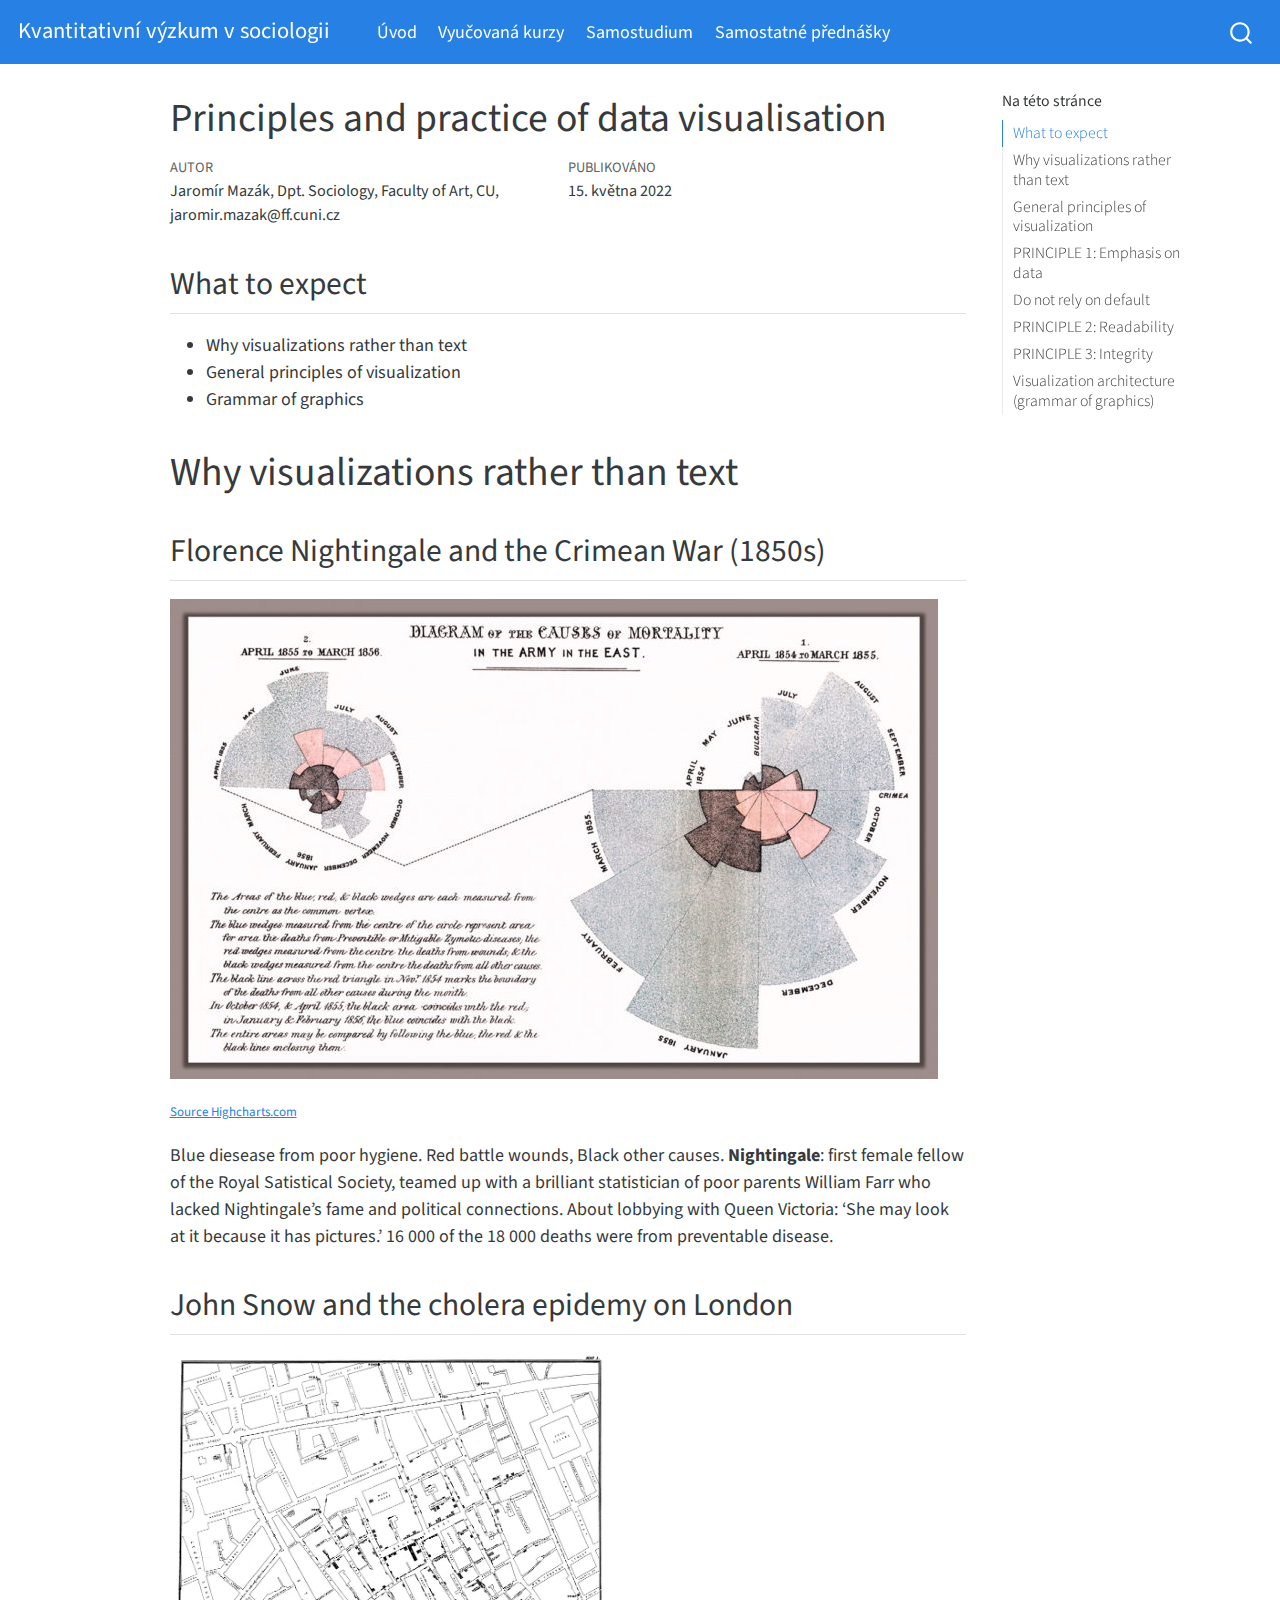
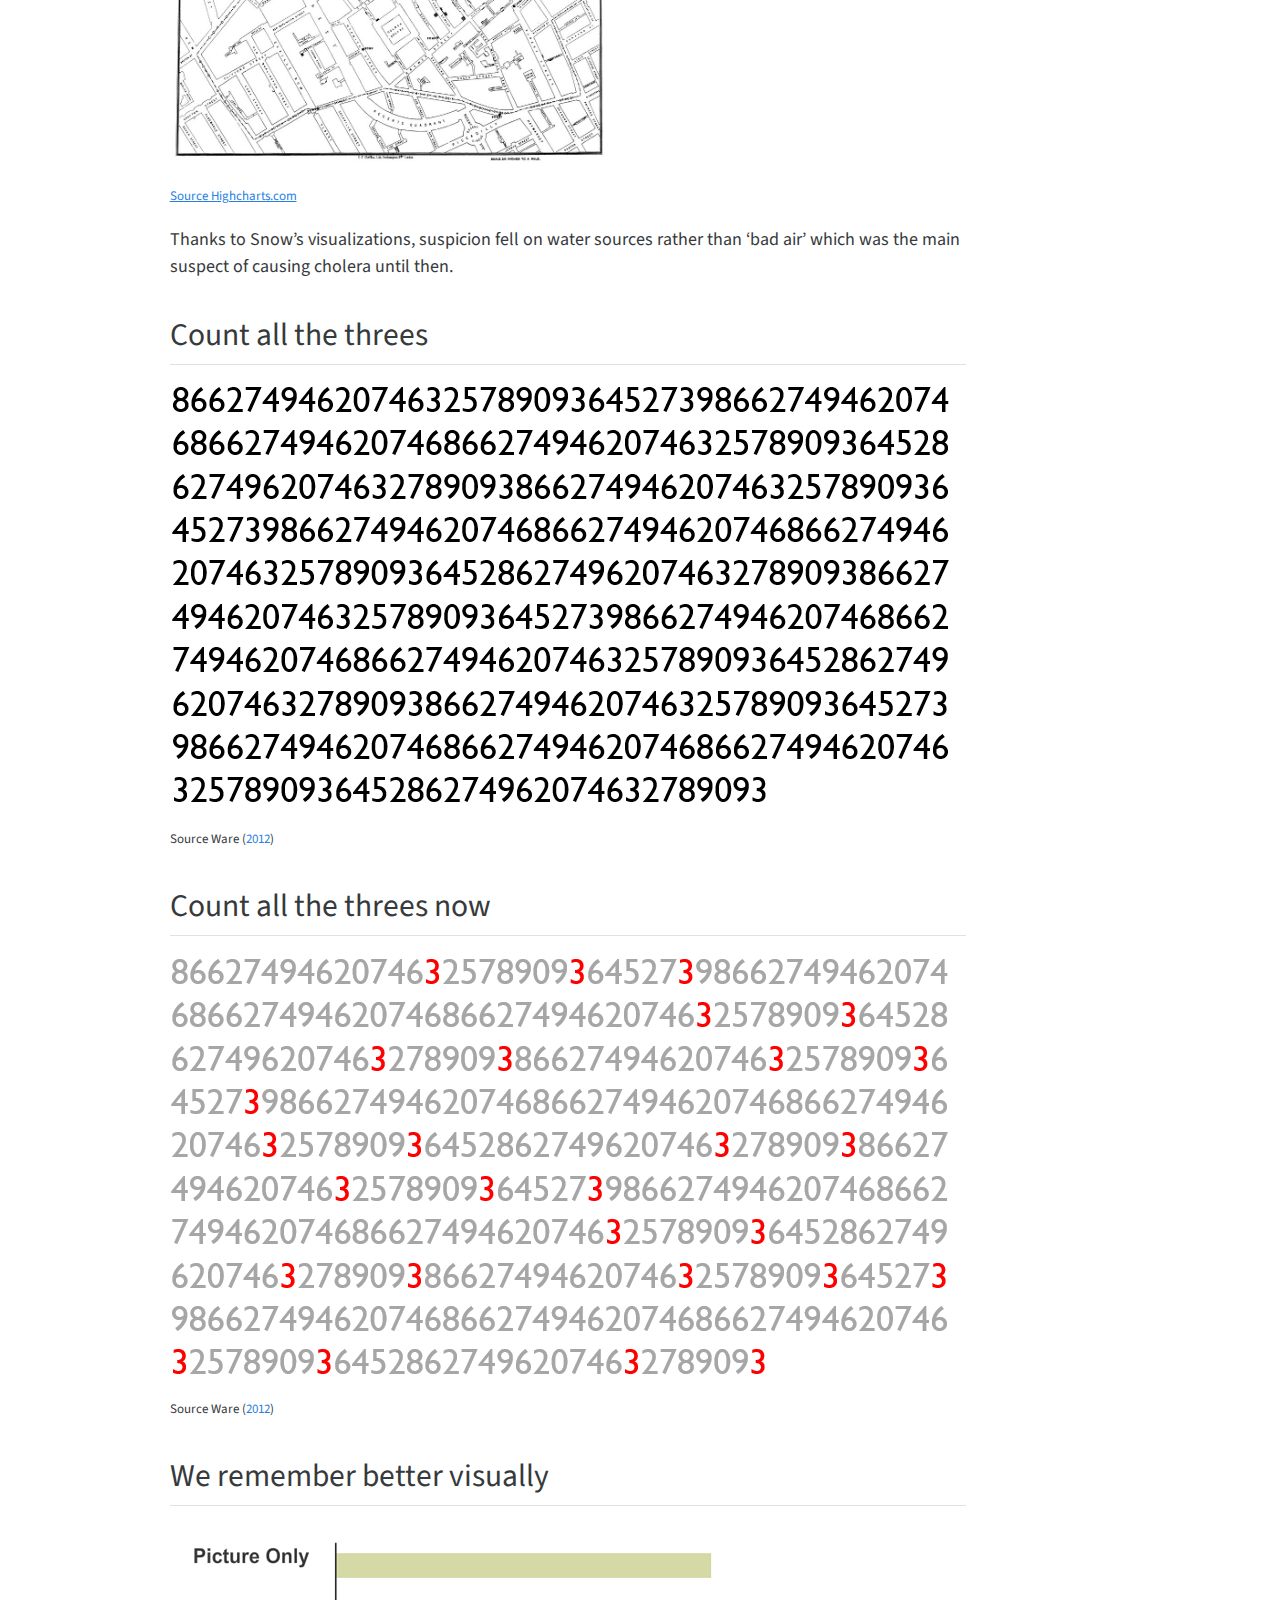
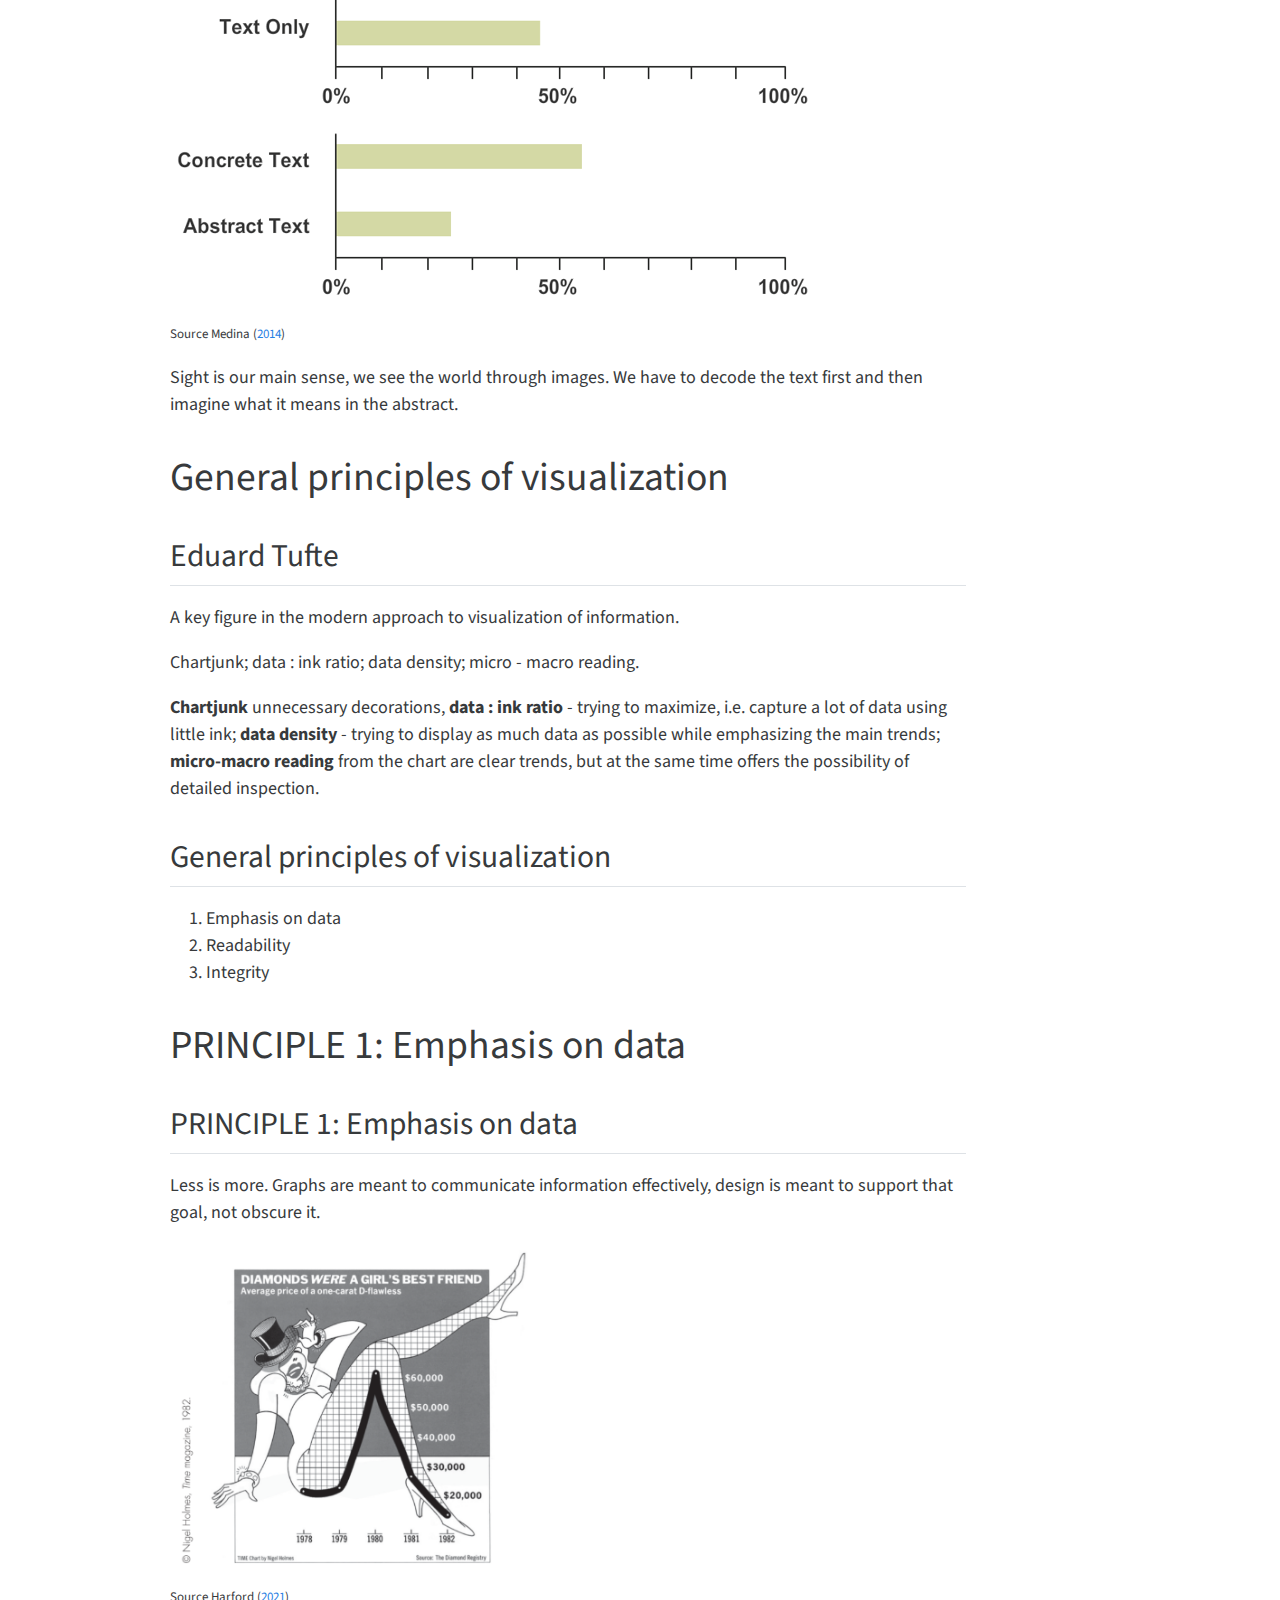
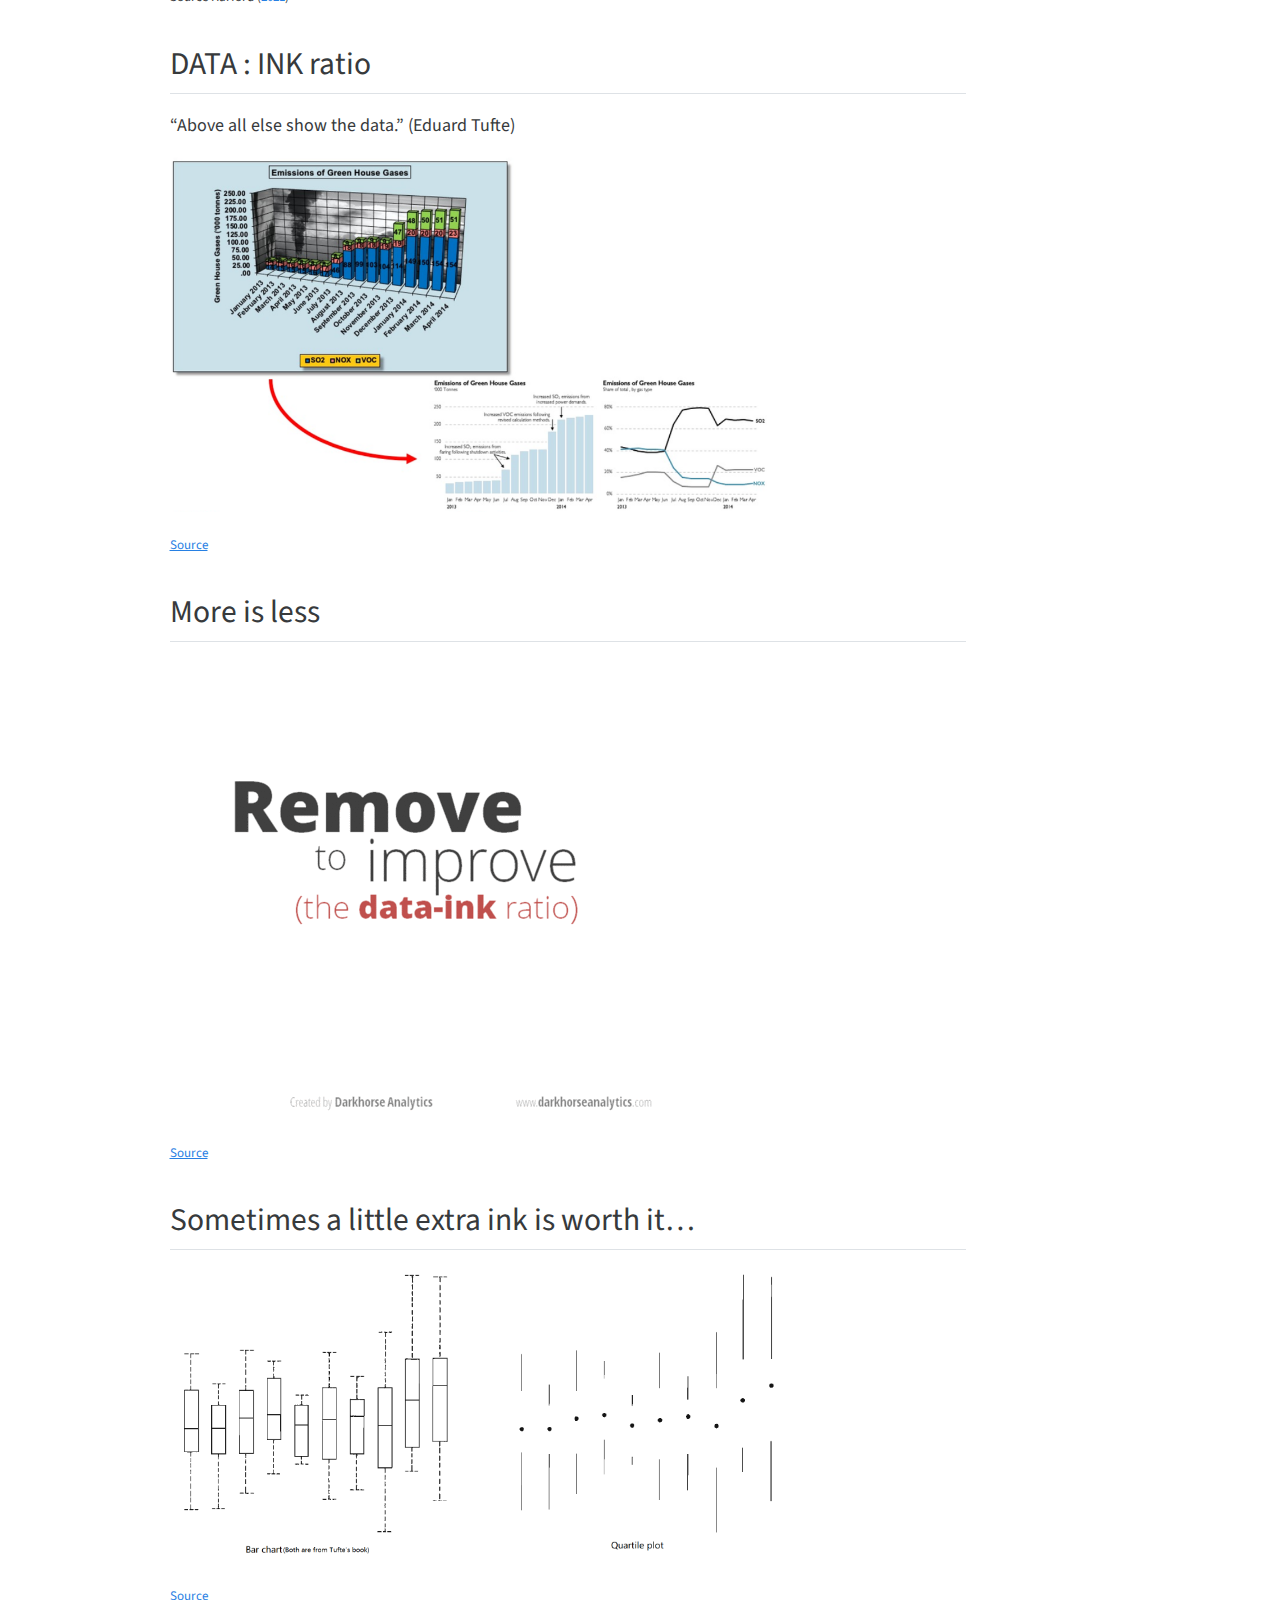
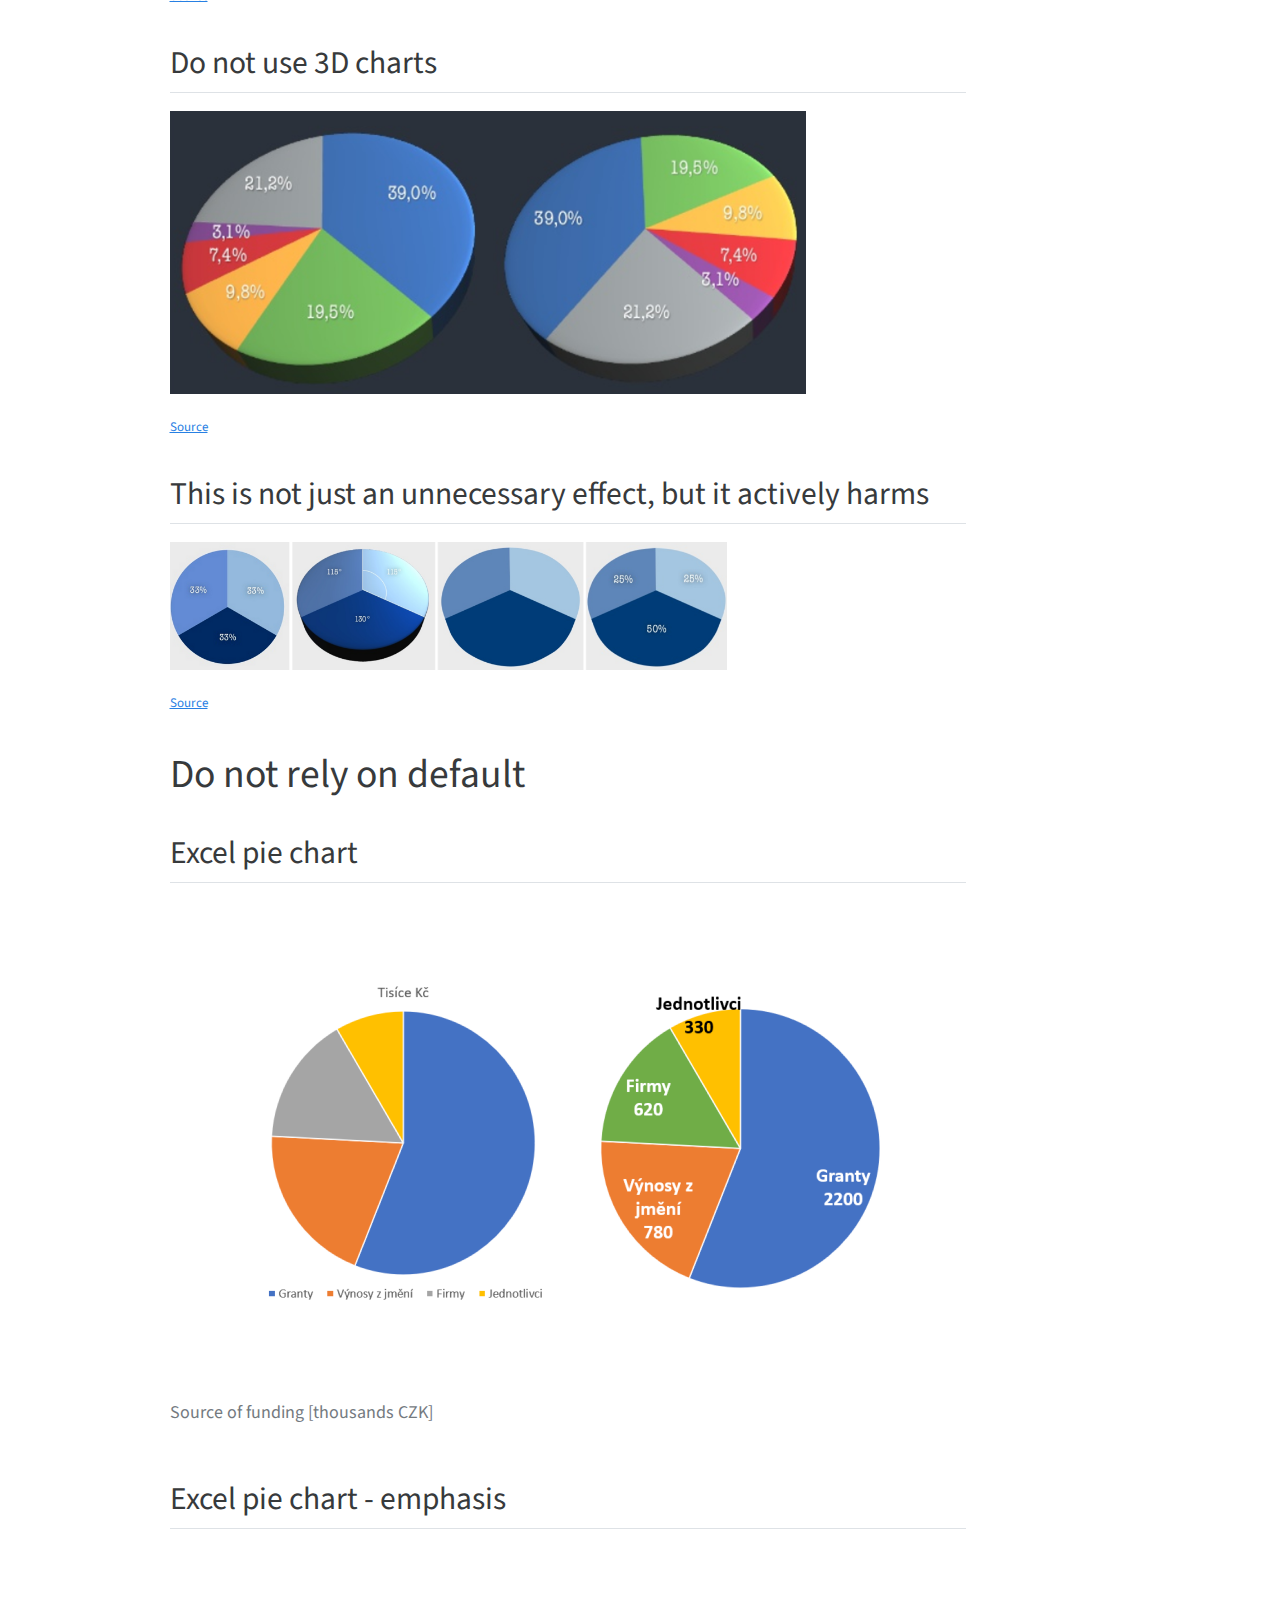
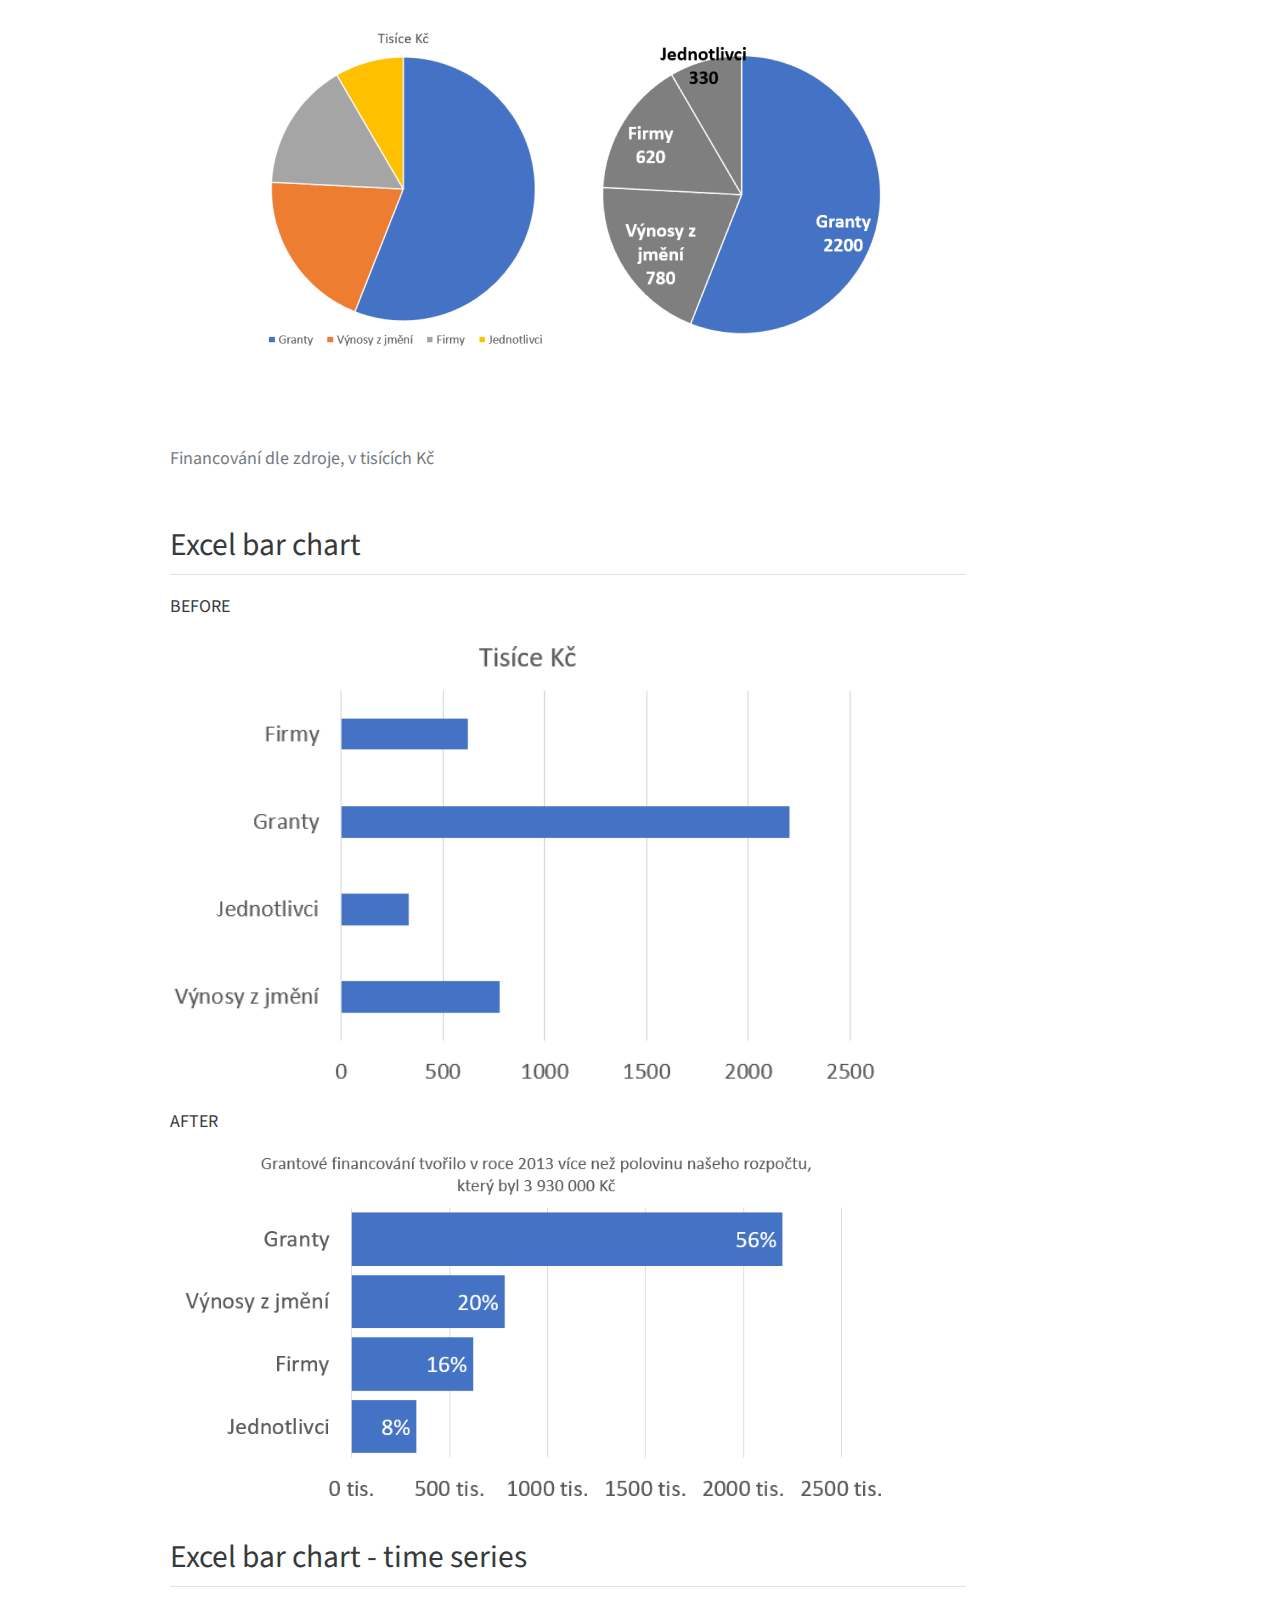
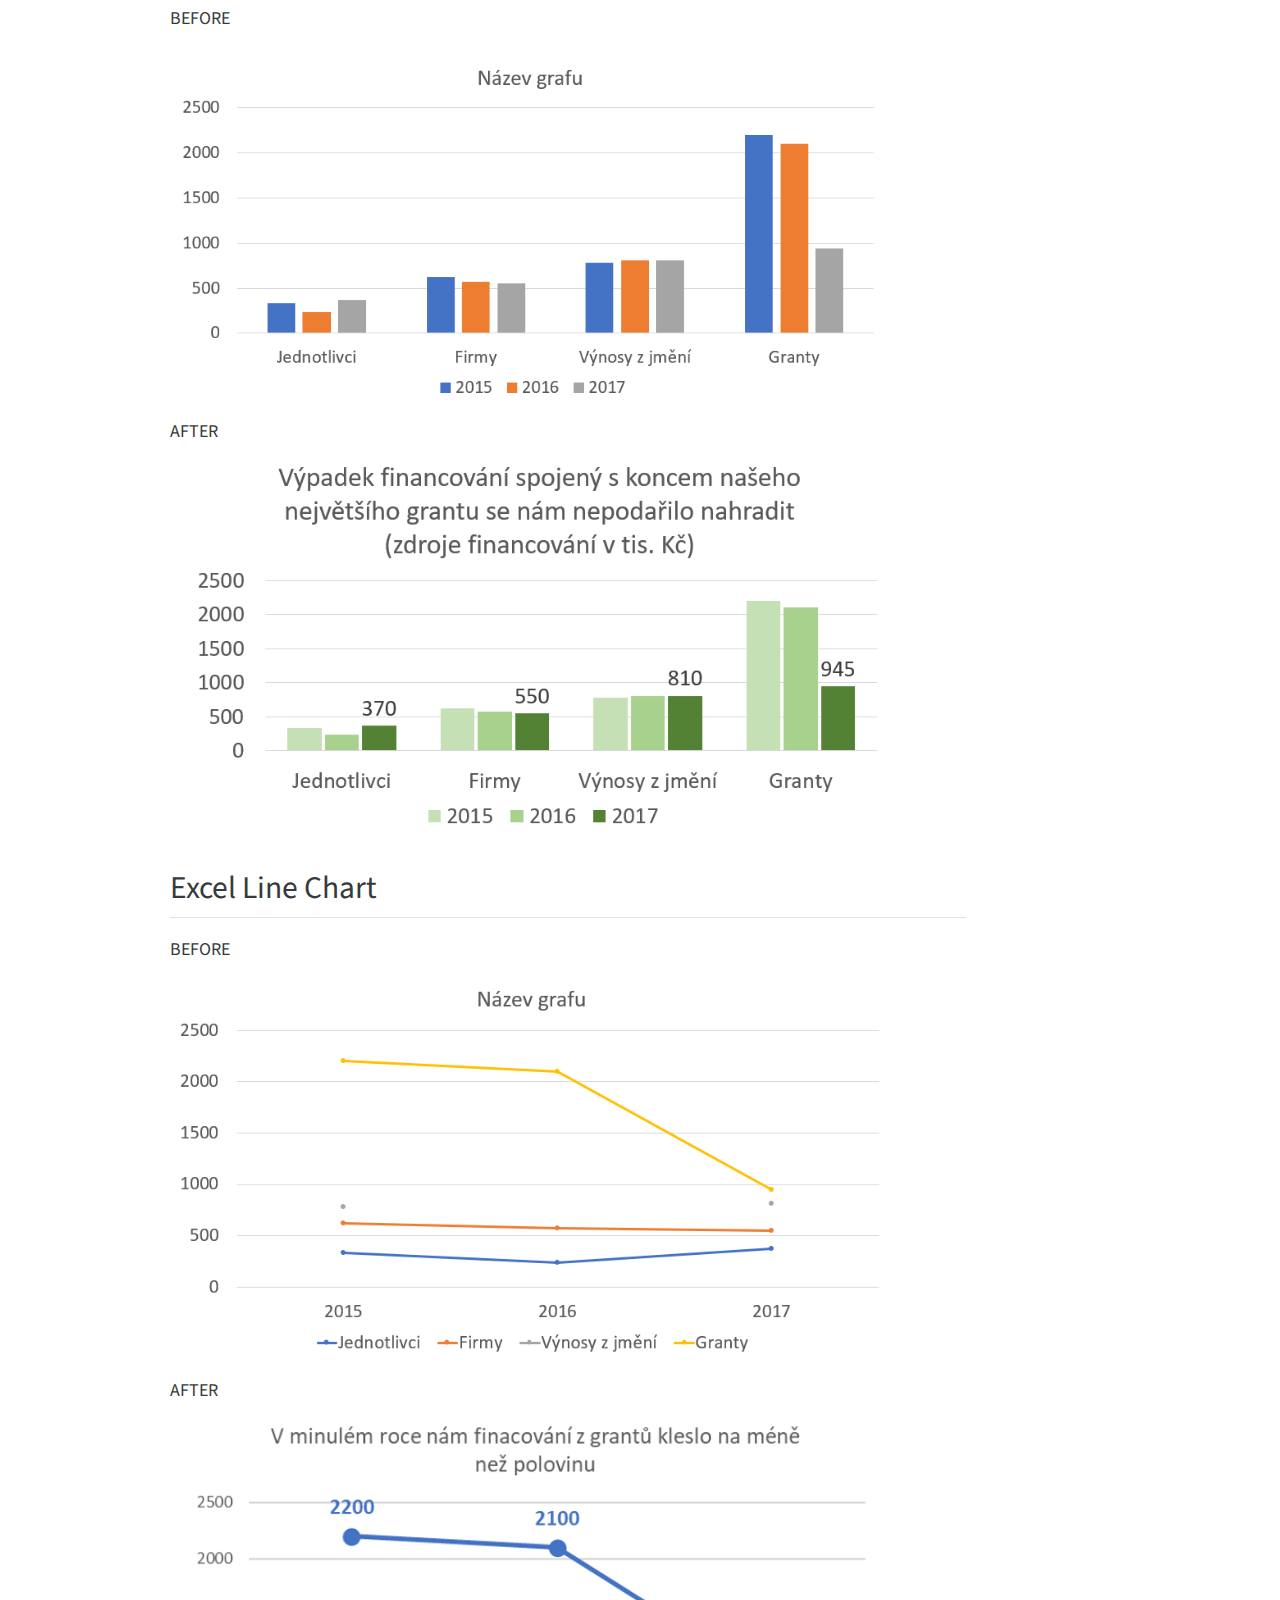
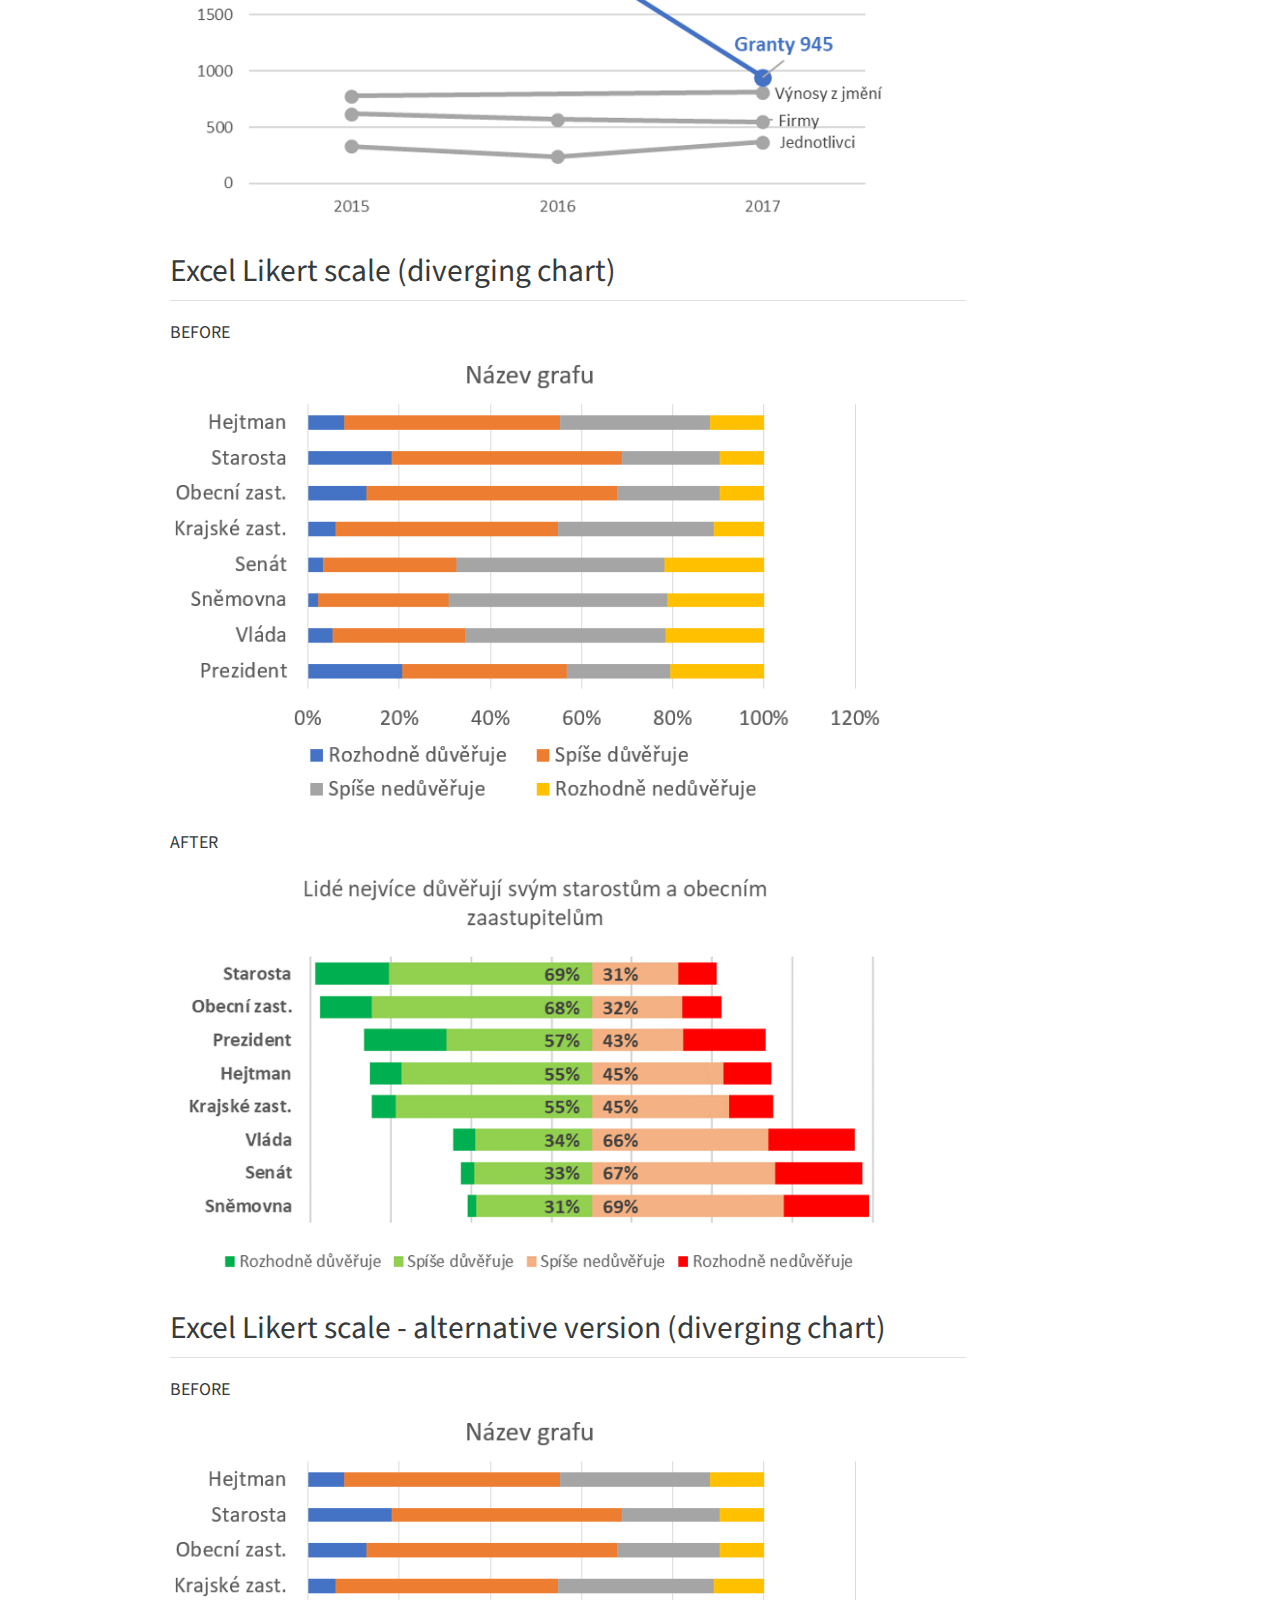
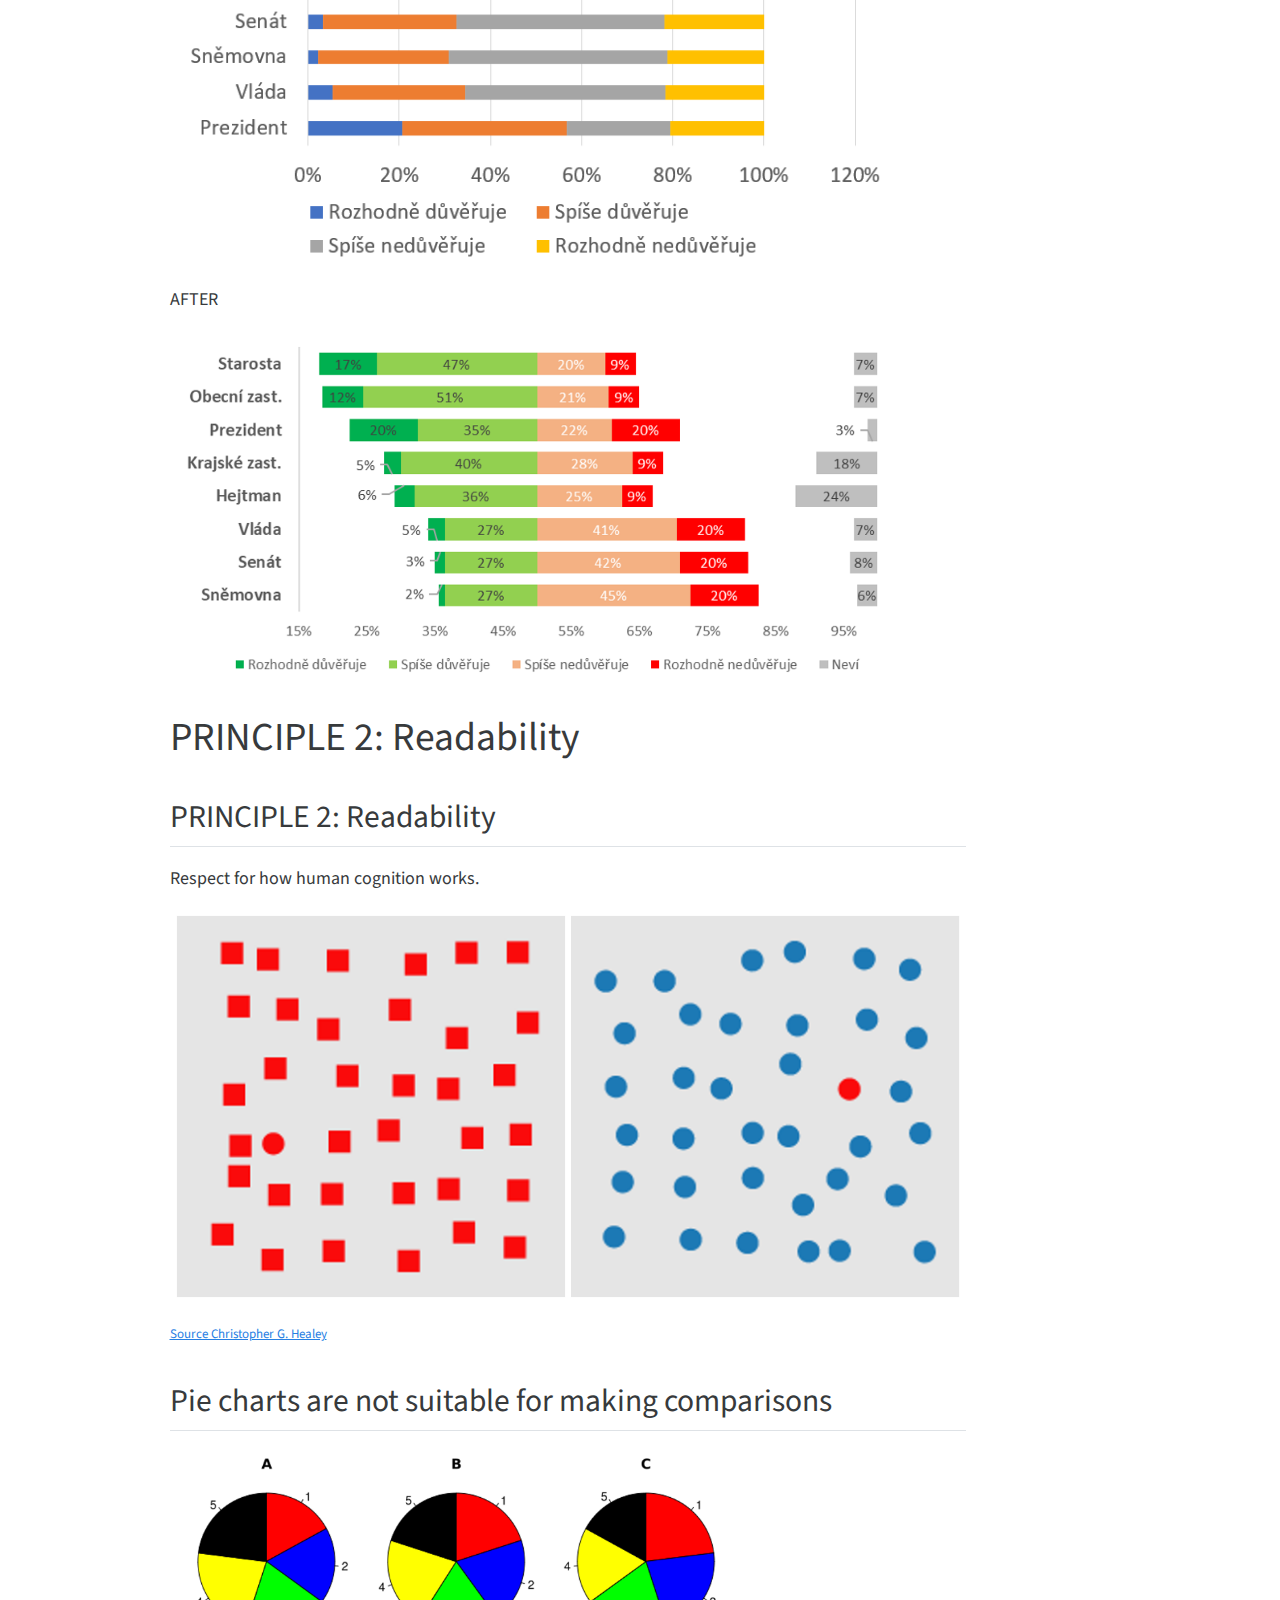
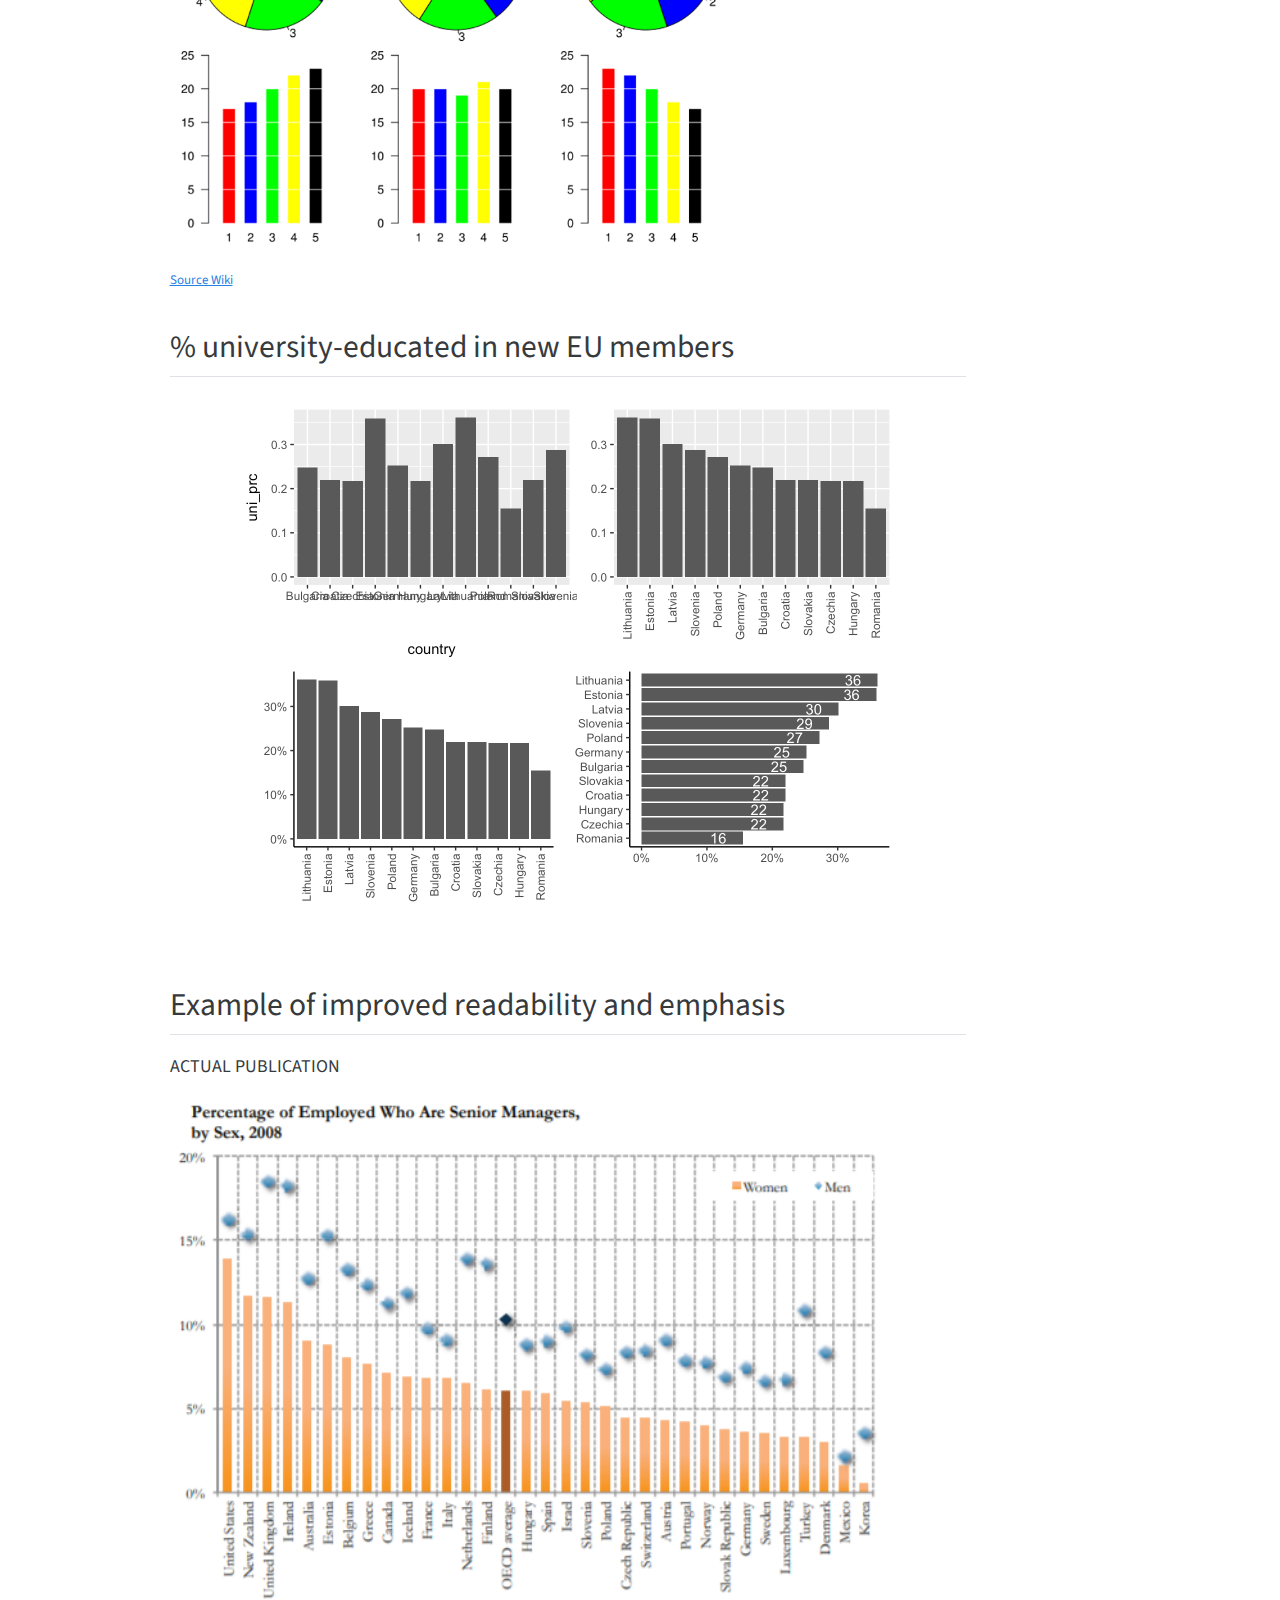
<file: docs/slides/visualization_eng.html>
<!DOCTYPE html>
<html xmlns="http://www.w3.org/1999/xhtml" lang="cs" xml:lang="cs"><head>

<meta charset="utf-8">
<meta name="generator" content="quarto-1.2.280">

<meta name="viewport" content="width=device-width, initial-scale=1.0, user-scalable=yes">

<meta name="author" content="Jaromír Mazák, Dpt. Sociology, Faculty of Art, CU, jaromir.mazak@ff.cuni.cz">

<title>Kvantitativní výzkum v sociologii - Principles and practice of data visualisation</title>
<style>
code{white-space: pre-wrap;}
span.smallcaps{font-variant: small-caps;}
div.columns{display: flex; gap: min(4vw, 1.5em);}
div.column{flex: auto; overflow-x: auto;}
div.hanging-indent{margin-left: 1.5em; text-indent: -1.5em;}
ul.task-list{list-style: none;}
ul.task-list li input[type="checkbox"] {
  width: 0.8em;
  margin: 0 0.8em 0.2em -1.6em;
  vertical-align: middle;
}
pre > code.sourceCode { white-space: pre; position: relative; }
pre > code.sourceCode > span { display: inline-block; line-height: 1.25; }
pre > code.sourceCode > span:empty { height: 1.2em; }
.sourceCode { overflow: visible; }
code.sourceCode > span { color: inherit; text-decoration: inherit; }
div.sourceCode { margin: 1em 0; }
pre.sourceCode { margin: 0; }
@media screen {
div.sourceCode { overflow: auto; }
}
@media print {
pre > code.sourceCode { white-space: pre-wrap; }
pre > code.sourceCode > span { text-indent: -5em; padding-left: 5em; }
}
pre.numberSource code
  { counter-reset: source-line 0; }
pre.numberSource code > span
  { position: relative; left: -4em; counter-increment: source-line; }
pre.numberSource code > span > a:first-child::before
  { content: counter(source-line);
    position: relative; left: -1em; text-align: right; vertical-align: baseline;
    border: none; display: inline-block;
    -webkit-touch-callout: none; -webkit-user-select: none;
    -khtml-user-select: none; -moz-user-select: none;
    -ms-user-select: none; user-select: none;
    padding: 0 4px; width: 4em;
    color: #aaaaaa;
  }
pre.numberSource { margin-left: 3em; border-left: 1px solid #aaaaaa;  padding-left: 4px; }
div.sourceCode
  {   }
@media screen {
pre > code.sourceCode > span > a:first-child::before { text-decoration: underline; }
}
code span.al { color: #ff0000; font-weight: bold; } /* Alert */
code span.an { color: #60a0b0; font-weight: bold; font-style: italic; } /* Annotation */
code span.at { color: #7d9029; } /* Attribute */
code span.bn { color: #40a070; } /* BaseN */
code span.bu { color: #008000; } /* BuiltIn */
code span.cf { color: #007020; font-weight: bold; } /* ControlFlow */
code span.ch { color: #4070a0; } /* Char */
code span.cn { color: #880000; } /* Constant */
code span.co { color: #60a0b0; font-style: italic; } /* Comment */
code span.cv { color: #60a0b0; font-weight: bold; font-style: italic; } /* CommentVar */
code span.do { color: #ba2121; font-style: italic; } /* Documentation */
code span.dt { color: #902000; } /* DataType */
code span.dv { color: #40a070; } /* DecVal */
code span.er { color: #ff0000; font-weight: bold; } /* Error */
code span.ex { } /* Extension */
code span.fl { color: #40a070; } /* Float */
code span.fu { color: #06287e; } /* Function */
code span.im { color: #008000; font-weight: bold; } /* Import */
code span.in { color: #60a0b0; font-weight: bold; font-style: italic; } /* Information */
code span.kw { color: #007020; font-weight: bold; } /* Keyword */
code span.op { color: #666666; } /* Operator */
code span.ot { color: #007020; } /* Other */
code span.pp { color: #bc7a00; } /* Preprocessor */
code span.sc { color: #4070a0; } /* SpecialChar */
code span.ss { color: #bb6688; } /* SpecialString */
code span.st { color: #4070a0; } /* String */
code span.va { color: #19177c; } /* Variable */
code span.vs { color: #4070a0; } /* VerbatimString */
code span.wa { color: #60a0b0; font-weight: bold; font-style: italic; } /* Warning */
div.csl-bib-body { }
div.csl-entry {
  clear: both;
}
.hanging div.csl-entry {
  margin-left:2em;
  text-indent:-2em;
}
div.csl-left-margin {
  min-width:2em;
  float:left;
}
div.csl-right-inline {
  margin-left:2em;
  padding-left:1em;
}
div.csl-indent {
  margin-left: 2em;
}
</style>


<script src="../site_libs/quarto-nav/quarto-nav.js"></script>
<script src="../site_libs/quarto-nav/headroom.min.js"></script>
<script src="../site_libs/clipboard/clipboard.min.js"></script>
<script src="../site_libs/quarto-search/autocomplete.umd.js"></script>
<script src="../site_libs/quarto-search/fuse.min.js"></script>
<script src="../site_libs/quarto-search/quarto-search.js"></script>
<meta name="quarto:offset" content="../">
<script src="../site_libs/quarto-html/quarto.js"></script>
<script src="../site_libs/quarto-html/popper.min.js"></script>
<script src="../site_libs/quarto-html/tippy.umd.min.js"></script>
<script src="../site_libs/quarto-html/anchor.min.js"></script>
<link href="../site_libs/quarto-html/tippy.css" rel="stylesheet">
<link href="../site_libs/quarto-html/quarto-syntax-highlighting.css" rel="stylesheet" id="quarto-text-highlighting-styles">
<script src="../site_libs/bootstrap/bootstrap.min.js"></script>
<link href="../site_libs/bootstrap/bootstrap-icons.css" rel="stylesheet">
<link href="../site_libs/bootstrap/bootstrap.min.css" rel="stylesheet" id="quarto-bootstrap" data-mode="light">
<script id="quarto-search-options" type="application/json">{
  "location": "navbar",
  "copy-button": false,
  "collapse-after": 3,
  "panel-placement": "end",
  "type": "overlay",
  "limit": 20,
  "language": {
    "search-no-results-text": "Žádný výsledek",
    "search-matching-documents-text": "Nalezené výsledky",
    "search-copy-link-title": "Zkopírovat odkaz pro vyhledávání",
    "search-hide-matches-text": "Skrýt další výsledky",
    "search-more-match-text": "další výsledek v tomto dokumentu",
    "search-more-matches-text": "dalších výsledků v tomto dokumentu",
    "search-clear-button-title": "Vymazat",
    "search-detached-cancel-button-title": "Zrušit",
    "search-submit-button-title": "Odeslat"
  }
}</script>


<link rel="stylesheet" href="../styles.css">
</head>

<body class="nav-fixed">

<div id="quarto-search-results"></div>
  <header id="quarto-header" class="headroom fixed-top">
    <nav class="navbar navbar-expand-lg navbar-dark ">
      <div class="navbar-container container-fluid">
      <div class="navbar-brand-container">
    <a class="navbar-brand" href="../index.html">
    <span class="navbar-title">Kvantitativní výzkum v sociologii</span>
    </a>
  </div>
          <button class="navbar-toggler" type="button" data-bs-toggle="collapse" data-bs-target="#navbarCollapse" aria-controls="navbarCollapse" aria-expanded="false" aria-label="Toggle navigation" onclick="if (window.quartoToggleHeadroom) { window.quartoToggleHeadroom(); }">
  <span class="navbar-toggler-icon"></span>
</button>
          <div class="collapse navbar-collapse" id="navbarCollapse">
            <ul class="navbar-nav navbar-nav-scroll me-auto">
  <li class="nav-item">
    <a class="nav-link" href="../index.html">
 <span class="menu-text">Úvod</span></a>
  </li>  
  <li class="nav-item">
    <a class="nav-link" href="../courses.html">
 <span class="menu-text">Vyučovaná kurzy</span></a>
  </li>  
  <li class="nav-item">
    <a class="nav-link" href="../resources.html">
 <span class="menu-text">Samostudium</span></a>
  </li>  
  <li class="nav-item">
    <a class="nav-link" href="../speakings.html">
 <span class="menu-text">Samostatné přednášky</span></a>
  </li>  
</ul>
              <div id="quarto-search" class="" title="Search"></div>
          </div> <!-- /navcollapse -->
      </div> <!-- /container-fluid -->
    </nav>
</header>
<!-- content -->
<div id="quarto-content" class="quarto-container page-columns page-rows-contents page-layout-article page-navbar">
<!-- sidebar -->
<!-- margin-sidebar -->
    <div id="quarto-margin-sidebar" class="sidebar margin-sidebar">
        <nav id="TOC" role="doc-toc" class="toc-active">
    <h2 id="toc-title">Na této stránce</h2>
   
  <ul>
  <li><a href="#what-to-expect" id="toc-what-to-expect" class="nav-link active" data-scroll-target="#what-to-expect">What to expect</a></li>
  <li><a href="#why-visualizations-rather-than-text" id="toc-why-visualizations-rather-than-text" class="nav-link" data-scroll-target="#why-visualizations-rather-than-text">Why visualizations rather than text</a>
  <ul class="collapse">
  <li><a href="#florence-nightingale-and-the-crimean-war-1850s" id="toc-florence-nightingale-and-the-crimean-war-1850s" class="nav-link" data-scroll-target="#florence-nightingale-and-the-crimean-war-1850s">Florence Nightingale and the Crimean War (1850s)</a></li>
  <li><a href="#john-snow-and-the-cholera-epidemy-on-london" id="toc-john-snow-and-the-cholera-epidemy-on-london" class="nav-link" data-scroll-target="#john-snow-and-the-cholera-epidemy-on-london">John Snow and the cholera epidemy on London</a></li>
  <li><a href="#count-all-the-threes" id="toc-count-all-the-threes" class="nav-link" data-scroll-target="#count-all-the-threes">Count all the threes</a></li>
  <li><a href="#count-all-the-threes-now" id="toc-count-all-the-threes-now" class="nav-link" data-scroll-target="#count-all-the-threes-now">Count all the threes now</a></li>
  <li><a href="#we-remember-better-visually" id="toc-we-remember-better-visually" class="nav-link" data-scroll-target="#we-remember-better-visually">We remember better visually</a></li>
  </ul></li>
  <li><a href="#general-principles-of-visualization" id="toc-general-principles-of-visualization" class="nav-link" data-scroll-target="#general-principles-of-visualization">General principles of visualization</a>
  <ul class="collapse">
  <li><a href="#eduard-tufte" id="toc-eduard-tufte" class="nav-link" data-scroll-target="#eduard-tufte">Eduard Tufte</a></li>
  <li><a href="#general-principles-of-visualization-1" id="toc-general-principles-of-visualization-1" class="nav-link" data-scroll-target="#general-principles-of-visualization-1">General principles of visualization</a></li>
  </ul></li>
  <li><a href="#principle-1-emphasis-on-data" id="toc-principle-1-emphasis-on-data" class="nav-link" data-scroll-target="#principle-1-emphasis-on-data">PRINCIPLE 1: Emphasis on data</a>
  <ul class="collapse">
  <li><a href="#principle-1-emphasis-on-data-1" id="toc-principle-1-emphasis-on-data-1" class="nav-link" data-scroll-target="#principle-1-emphasis-on-data-1">PRINCIPLE 1: Emphasis on data</a></li>
  <li><a href="#data-ink-ratio" id="toc-data-ink-ratio" class="nav-link" data-scroll-target="#data-ink-ratio">DATA : INK ratio</a></li>
  <li><a href="#more-is-less" id="toc-more-is-less" class="nav-link" data-scroll-target="#more-is-less">More is less</a></li>
  <li><a href="#sometimes-a-little-extra-ink-is-worth-it" id="toc-sometimes-a-little-extra-ink-is-worth-it" class="nav-link" data-scroll-target="#sometimes-a-little-extra-ink-is-worth-it">Sometimes a little extra ink is worth it…</a></li>
  <li><a href="#do-not-use-3d-charts" id="toc-do-not-use-3d-charts" class="nav-link" data-scroll-target="#do-not-use-3d-charts">Do not use 3D charts</a></li>
  <li><a href="#this-is-not-just-an-unnecessary-effect-but-it-actively-harms" id="toc-this-is-not-just-an-unnecessary-effect-but-it-actively-harms" class="nav-link" data-scroll-target="#this-is-not-just-an-unnecessary-effect-but-it-actively-harms">This is not just an unnecessary effect, but it actively harms</a></li>
  </ul></li>
  <li><a href="#do-not-rely-on-default" id="toc-do-not-rely-on-default" class="nav-link" data-scroll-target="#do-not-rely-on-default">Do not rely on default</a>
  <ul class="collapse">
  <li><a href="#excel-pie-chart" id="toc-excel-pie-chart" class="nav-link" data-scroll-target="#excel-pie-chart">Excel pie chart</a></li>
  <li><a href="#excel-pie-chart---emphasis" id="toc-excel-pie-chart---emphasis" class="nav-link" data-scroll-target="#excel-pie-chart---emphasis">Excel pie chart - emphasis</a></li>
  <li><a href="#excel-bar-chart" id="toc-excel-bar-chart" class="nav-link" data-scroll-target="#excel-bar-chart">Excel bar chart</a></li>
  <li><a href="#excel-bar-chart---time-series" id="toc-excel-bar-chart---time-series" class="nav-link" data-scroll-target="#excel-bar-chart---time-series">Excel bar chart - time series</a></li>
  <li><a href="#excel-line-chart" id="toc-excel-line-chart" class="nav-link" data-scroll-target="#excel-line-chart">Excel Line Chart</a></li>
  <li><a href="#excel-likert-scale-diverging-chart" id="toc-excel-likert-scale-diverging-chart" class="nav-link" data-scroll-target="#excel-likert-scale-diverging-chart">Excel Likert scale (diverging chart)</a></li>
  <li><a href="#excel-likert-scale---alternative-version-diverging-chart" id="toc-excel-likert-scale---alternative-version-diverging-chart" class="nav-link" data-scroll-target="#excel-likert-scale---alternative-version-diverging-chart">Excel Likert scale - alternative version (diverging chart)</a></li>
  </ul></li>
  <li><a href="#principle-2-readability" id="toc-principle-2-readability" class="nav-link" data-scroll-target="#principle-2-readability">PRINCIPLE 2: Readability</a>
  <ul class="collapse">
  <li><a href="#principle-2-readability-1" id="toc-principle-2-readability-1" class="nav-link" data-scroll-target="#principle-2-readability-1">PRINCIPLE 2: Readability</a></li>
  <li><a href="#pie-charts-are-not-suitable-for-making-comparisons" id="toc-pie-charts-are-not-suitable-for-making-comparisons" class="nav-link" data-scroll-target="#pie-charts-are-not-suitable-for-making-comparisons">Pie charts are not suitable for making comparisons</a></li>
  <li><a href="#university-educated-in-new-eu-members" id="toc-university-educated-in-new-eu-members" class="nav-link" data-scroll-target="#university-educated-in-new-eu-members">% university-educated in new EU members</a></li>
  <li><a href="#example-of-improved-readability-and-emphasis" id="toc-example-of-improved-readability-and-emphasis" class="nav-link" data-scroll-target="#example-of-improved-readability-and-emphasis">Example of improved readability and emphasis</a></li>
  <li><a href="#small-multiples-improve-readability-of-time-series" id="toc-small-multiples-improve-readability-of-time-series" class="nav-link" data-scroll-target="#small-multiples-improve-readability-of-time-series">“Small multiples” improve readability of time series</a></li>
  <li><a href="#if-you-have-a-flexible-tool-you-can-be-creative" id="toc-if-you-have-a-flexible-tool-you-can-be-creative" class="nav-link" data-scroll-target="#if-you-have-a-flexible-tool-you-can-be-creative">If you have a flexible tool, you can be creative…</a></li>
  <li><a href="#careful-with-this-one" id="toc-careful-with-this-one" class="nav-link" data-scroll-target="#careful-with-this-one">Careful with this one…</a></li>
  <li><a href="#well-managed-data-density" id="toc-well-managed-data-density" class="nav-link" data-scroll-target="#well-managed-data-density">Well-managed data density</a></li>
  </ul></li>
  <li><a href="#principle-3-integrity" id="toc-principle-3-integrity" class="nav-link" data-scroll-target="#principle-3-integrity">PRINCIPLE 3: Integrity</a>
  <ul class="collapse">
  <li><a href="#principle-3-integrity-1" id="toc-principle-3-integrity-1" class="nav-link" data-scroll-target="#principle-3-integrity-1">PRINCIPLE 3: Integrity</a></li>
  <li><a href="#how-much-are-the-prices-of-flats-rising" id="toc-how-much-are-the-prices-of-flats-rising" class="nav-link" data-scroll-target="#how-much-are-the-prices-of-flats-rising">How much are the prices of flats rising?</a></li>
  <li><a href="#the-big-problem-with-the-y-axis" id="toc-the-big-problem-with-the-y-axis" class="nav-link" data-scroll-target="#the-big-problem-with-the-y-axis">The big problem with the y axis</a></li>
  <li><a href="#sometimes-the-y-axis-is-arbitrary" id="toc-sometimes-the-y-axis-is-arbitrary" class="nav-link" data-scroll-target="#sometimes-the-y-axis-is-arbitrary">Sometimes the y-axis is arbitrary</a></li>
  <li><a href="#sometimes-we-just-need-to-zoom" id="toc-sometimes-we-just-need-to-zoom" class="nav-link" data-scroll-target="#sometimes-we-just-need-to-zoom">Sometimes, we just need to “zoom”</a></li>
  <li><a href="#so-if-the-y-axis-does-not-start-at-0" id="toc-so-if-the-y-axis-does-not-start-at-0" class="nav-link" data-scroll-target="#so-if-the-y-axis-does-not-start-at-0">SO if the y-axis does not start at 0 …</a></li>
  <li><a href="#should-we-be-the-least-worried-about-poverty-of-all-european-countries" id="toc-should-we-be-the-least-worried-about-poverty-of-all-european-countries" class="nav-link" data-scroll-target="#should-we-be-the-least-worried-about-poverty-of-all-european-countries">Should we be the least worried about poverty of all European countries?</a></li>
  <li><a href="#visualizing-uncertainty" id="toc-visualizing-uncertainty" class="nav-link" data-scroll-target="#visualizing-uncertainty">Visualizing uncertainty</a></li>
  <li><a href="#uncertainty-can-also-be-visualized-in-model-estimates" id="toc-uncertainty-can-also-be-visualized-in-model-estimates" class="nav-link" data-scroll-target="#uncertainty-can-also-be-visualized-in-model-estimates">Uncertainty can also be visualized in model estimates</a></li>
  <li><a href="#a-true-visualization-but" id="toc-a-true-visualization-but" class="nav-link" data-scroll-target="#a-true-visualization-but">A true visualization, BUT…</a></li>
  <li><a href="#general-principles-of-visualization---summary" id="toc-general-principles-of-visualization---summary" class="nav-link" data-scroll-target="#general-principles-of-visualization---summary">General principles of visualization - SUMMARY</a></li>
  </ul></li>
  <li><a href="#visualization-architecture-grammar-of-graphics" id="toc-visualization-architecture-grammar-of-graphics" class="nav-link" data-scroll-target="#visualization-architecture-grammar-of-graphics">Visualization architecture (grammar of graphics)</a>
  <ul class="collapse">
  <li><a href="#leland-wilkinson-and-the-grammar-of-graphics-book" id="toc-leland-wilkinson-and-the-grammar-of-graphics-book" class="nav-link" data-scroll-target="#leland-wilkinson-and-the-grammar-of-graphics-book">Leland Wilkinson and ‘The Grammar of Graphics’ (book)</a></li>
  <li><a href="#hadley-wickham-and-developing-a-software-solution-of-wilkinsons-ideas" id="toc-hadley-wickham-and-developing-a-software-solution-of-wilkinsons-ideas" class="nav-link" data-scroll-target="#hadley-wickham-and-developing-a-software-solution-of-wilkinsons-ideas">Hadley Wickham and developing a software solution of Wilkinson’s ideas</a></li>
  <li><a href="#ggplot2" id="toc-ggplot2" class="nav-link" data-scroll-target="#ggplot2">ggplot2</a></li>
  <li><a href="#data" id="toc-data" class="nav-link" data-scroll-target="#data">Data</a></li>
  <li><a href="#aesthetics" id="toc-aesthetics" class="nav-link" data-scroll-target="#aesthetics">Aesthetics</a></li>
  <li><a href="#geometry" id="toc-geometry" class="nav-link" data-scroll-target="#geometry">Geometry</a></li>
  <li><a href="#geometry-2" id="toc-geometry-2" class="nav-link" data-scroll-target="#geometry-2">Geometry 2</a></li>
  <li><a href="#galery-1" id="toc-galery-1" class="nav-link" data-scroll-target="#galery-1">Galery 1</a></li>
  <li><a href="#galery-2" id="toc-galery-2" class="nav-link" data-scroll-target="#galery-2">Galery 2</a></li>
  <li><a href="#galery-3" id="toc-galery-3" class="nav-link" data-scroll-target="#galery-3">Galery 3</a></li>
  <li><a href="#galery-4" id="toc-galery-4" class="nav-link" data-scroll-target="#galery-4">Galery 4</a></li>
  <li><a href="#galerie-5" id="toc-galerie-5" class="nav-link" data-scroll-target="#galerie-5">Galerie 5</a></li>
  <li><a href="#courtesy" id="toc-courtesy" class="nav-link" data-scroll-target="#courtesy">Courtesy</a></li>
  <li><a href="#additional-resources---principles-and-applications" id="toc-additional-resources---principles-and-applications" class="nav-link" data-scroll-target="#additional-resources---principles-and-applications">Additional resources - principles and applications</a></li>
  <li><a href="#additional-resources---working-with-ggplot2" id="toc-additional-resources---working-with-ggplot2" class="nav-link" data-scroll-target="#additional-resources---working-with-ggplot2">Additional resources - working with ggplot2</a></li>
  <li><a href="#referenced-literature-and-other-sources" id="toc-referenced-literature-and-other-sources" class="nav-link" data-scroll-target="#referenced-literature-and-other-sources">Referenced literature and other sources</a></li>
  </ul></li>
  </ul>
</nav>
    </div>
<!-- main -->
<main class="content" id="quarto-document-content">

<header id="title-block-header" class="quarto-title-block default">
<div class="quarto-title">
<h1 class="title">Principles and practice of data visualisation</h1>
</div>



<div class="quarto-title-meta">

    <div>
    <div class="quarto-title-meta-heading">Autor</div>
    <div class="quarto-title-meta-contents">
             <p>Jaromír Mazák, Dpt. Sociology, Faculty of Art, CU, jaromir.mazak@ff.cuni.cz </p>
          </div>
  </div>
    
    <div>
    <div class="quarto-title-meta-heading">Publikováno</div>
    <div class="quarto-title-meta-contents">
      <p class="date">15. května 2022</p>
    </div>
  </div>
  
    
  </div>
  

</header>

<div class="cell">

</div>
<style>
.forceBreak { -webkit-column-break-after: always; break-after: column; }
</style>
<section id="what-to-expect" class="level2">
<h2 class="anchored" data-anchor-id="what-to-expect">What to expect</h2>
<ul>
<li>Why visualizations rather than text</li>
<li>General principles of visualization</li>
<li>Grammar of graphics</li>
</ul>
</section>
<section id="why-visualizations-rather-than-text" class="level1">
<h1>Why visualizations rather than text</h1>
<section id="florence-nightingale-and-the-crimean-war-1850s" class="level2">
<h2 class="anchored" data-anchor-id="florence-nightingale-and-the-crimean-war-1850s">Florence Nightingale and the Crimean War (1850s)</h2>
<div class="centered">
<p><img src="figures/nightingale_rose.jpg" class="img-fluid"></p>
</div>
<p><font size="2"><a href="https://www.highcharts.com/blog/tutorials/166-nightingale-s-diagram/">Source Highcharts.com</a></font></p>
<div class="notes">
<p>Blue diesease from poor hygiene. Red battle wounds, Black other causes. <strong>Nightingale</strong>: first female fellow of the Royal Satistical Society, teamed up with a brilliant statistician of poor parents William Farr who lacked Nightingale’s fame and political connections. About lobbying with Queen Victoria: ‘She may look at it because it has pictures.’ 16 000 of the 18 000 deaths were from preventable disease.</p>
</div>
</section>
<section id="john-snow-and-the-cholera-epidemy-on-london" class="level2">
<h2 class="anchored" data-anchor-id="john-snow-and-the-cholera-epidemy-on-london">John Snow and the cholera epidemy on London</h2>
<div class="centered">
<p><img src="figures/snow_cholera.jpg" class="img-fluid" style="width:55.0%"></p>
</div>
<p><font size="2"><a href="https://en.wikipedia.org/wiki/File:Snow-cholera-map-1.jpg">Source Highcharts.com</a></font></p>
<div class="notes">
<p>Thanks to Snow’s visualizations, suspicion fell on water sources rather than ‘bad air’ which was the main suspect of causing cholera until then.</p>
</div>
</section>
<section id="count-all-the-threes" class="level2">
<h2 class="anchored" data-anchor-id="count-all-the-threes">Count all the threes</h2>
<div class="centered">
<p><img src="figures/count_3s.png" class="img-fluid"></p>
</div>
<p><font size="2">Source <span class="citation" data-cites="ware2012">Ware (<a href="#ref-ware2012" role="doc-biblioref">2012</a>)</span></font></p>
</section>
<section id="count-all-the-threes-now" class="level2">
<h2 class="anchored" data-anchor-id="count-all-the-threes-now">Count all the threes now</h2>
<div class="centered">
<p><img src="figures/count_3s_hl.png" class="img-fluid"></p>
</div>
<p><font size="2">Source <span class="citation" data-cites="ware2012">Ware (<a href="#ref-ware2012" role="doc-biblioref">2012</a>)</span></font></p>
</section>
<section id="we-remember-better-visually" class="level2">
<h2 class="anchored" data-anchor-id="we-remember-better-visually">We remember better visually</h2>
<div class="centered">
<p><img src="figures/remember_pictures.png" class="img-fluid"></p>
</div>
<p><font size="2">Source <span class="citation" data-cites="medina2014">Medina (<a href="#ref-medina2014" role="doc-biblioref">2014</a>)</span></font></p>
<div class="notes">
<p>Sight is our main sense, we see the world through images. We have to decode the text first and then imagine what it means in the abstract.</p>
</div>
</section>
</section>
<section id="general-principles-of-visualization" class="level1">
<h1>General principles of visualization</h1>
<section id="eduard-tufte" class="level2">
<h2 class="anchored" data-anchor-id="eduard-tufte">Eduard Tufte</h2>
<p>A key figure in the modern approach to visualization of information.</p>
<p>Chartjunk; data : ink ratio; data density; micro - macro reading.</p>
<div class="notes">
<p><strong>Chartjunk</strong> unnecessary decorations, <strong>data : ink ratio</strong> - trying to maximize, i.e.&nbsp;capture a lot of data using little ink; <strong>data density</strong> - trying to display as much data as possible while emphasizing the main trends; <strong>micro-macro reading</strong> from the chart are clear trends, but at the same time offers the possibility of detailed inspection.</p>
</div>
</section>
<section id="general-principles-of-visualization-1" class="level2">
<h2 class="anchored" data-anchor-id="general-principles-of-visualization-1">General principles of visualization</h2>
<ol type="1">
<li>Emphasis on data</li>
<li>Readability</li>
<li>Integrity</li>
</ol>
</section>
</section>
<section id="principle-1-emphasis-on-data" class="level1">
<h1>PRINCIPLE 1: Emphasis on data</h1>
<section id="principle-1-emphasis-on-data-1" class="level2">
<h2 class="anchored" data-anchor-id="principle-1-emphasis-on-data-1">PRINCIPLE 1: Emphasis on data</h2>
<p>Less is more. Graphs are meant to communicate information effectively, design is meant to support that goal, not obscure it.</p>
<div class="centered">
<p><img src="figures/diamonds.png" class="img-fluid" style="width:45.0%"></p>
</div>
<p><font size="2">Source <span class="citation" data-cites="harford2021">Harford (<a href="#ref-harford2021" role="doc-biblioref">2021</a>)</span></font></p>
</section>
<section id="data-ink-ratio" class="level2">
<h2 class="anchored" data-anchor-id="data-ink-ratio">DATA : INK ratio</h2>
<p>“Above all else show the data.” (Eduard Tufte)</p>
<div class="centered">
<p><img src="figures/data_ink_2.png" class="img-fluid" style="width:75.0%"></p>
</div>
<p><font size="2"><a href="https://simplexct.com/data-ink-ratio">Source</a></font></p>
</section>
<section id="more-is-less" class="level2">
<h2 class="anchored" data-anchor-id="more-is-less">More is less</h2>
<div class="centered">
<p><img src="figures/data-ink.webp" class="img-fluid"></p>
</div>
<p><font size="2"><a href="http://socialmediaguerilla.com/content-marketing/less-is-more-improving-the-data-ink-ratio/">Source</a></font></p>
</section>
<section id="sometimes-a-little-extra-ink-is-worth-it" class="level2">
<h2 class="anchored" data-anchor-id="sometimes-a-little-extra-ink-is-worth-it">Sometimes a little extra ink is worth it…</h2>
<div class="centered">
<p><img src="figures/data_ink_3.png" class="img-fluid" style="width:80.0%"></p>
</div>
<p><font size="2"><a href="https://visguides.org/t/data-ink-ratio-principle-how-to-use-it/72/5">Source</a></font></p>
</section>
<section id="do-not-use-3d-charts" class="level2">
<h2 class="anchored" data-anchor-id="do-not-use-3d-charts">Do not use 3D charts</h2>
<div class="centered">
<p><img src="figures/3d.png" class="img-fluid" style="width:80.0%"></p>
</div>
<p><font size="2"><a href="https://www.slideshare.net/vis4/making-data-visualizations-a-survival-guide">Source</a></font></p>
</section>
<section id="this-is-not-just-an-unnecessary-effect-but-it-actively-harms" class="level2">
<h2 class="anchored" data-anchor-id="this-is-not-just-an-unnecessary-effect-but-it-actively-harms">This is not just an unnecessary effect, but it actively harms</h2>
<div class="centered">
<p><img src="figures/3D_pie_chart.png" class="img-fluid" style="width:70.0%"></p>
</div>
<p><font size="2"><a href="https://www.slideshare.net/vis4/making-data-visualizations-a-survival-guide">Source</a></font></p>
</section>
</section>
<section id="do-not-rely-on-default" class="level1">
<h1>Do not rely on default</h1>
<section id="excel-pie-chart" class="level2">
<h2 class="anchored" data-anchor-id="excel-pie-chart">Excel pie chart</h2>
<div class="cell" data-layout-align="center">
<div class="cell-output-display">
<div class="quarto-figure quarto-figure-center">
<figure class="figure">
<p><img src="visualization_eng_files/figure-html/unnamed-chunk-1-1.png" class="img-fluid figure-img" width="672"></p>
<p></p><figcaption class="figure-caption">Source of funding [thousands CZK]</figcaption><p></p>
</figure>
</div>
</div>
</div>
</section>
<section id="excel-pie-chart---emphasis" class="level2">
<h2 class="anchored" data-anchor-id="excel-pie-chart---emphasis">Excel pie chart - emphasis</h2>
<div class="cell" data-layout-align="center">
<div class="cell-output-display">
<div class="quarto-figure quarto-figure-center">
<figure class="figure">
<p><img src="visualization_eng_files/figure-html/unnamed-chunk-2-1.png" class="img-fluid figure-img" width="672"></p>
<p></p><figcaption class="figure-caption">Financování dle zdroje, v tisících Kč</figcaption><p></p>
</figure>
</div>
</div>
</div>
</section>
<section id="excel-bar-chart" class="level2 columns-2">
<h2 class="columns-2 anchored" data-anchor-id="excel-bar-chart">Excel bar chart</h2>
<p>BEFORE</p>
<p><img src="figures/excel_default_bar.png" class="img-fluid" style="width:90.0%"></p>
<p class="forceBreak">
</p>
<p>AFTER</p>
<p><img src="figures/excel_remake_bar.png" class="img-fluid" style="width:90.0%"></p>
</section>
<section id="excel-bar-chart---time-series" class="level2 columns-2">
<h2 class="columns-2 anchored" data-anchor-id="excel-bar-chart---time-series">Excel bar chart - time series</h2>
<p>BEFORE</p>
<p><img src="figures/excel_default_bars.png" class="img-fluid" style="width:90.0%"></p>
<p class="forceBreak">
</p>
<p>AFTER</p>
<p><img src="figures/excel_remake_bars.png" class="img-fluid" style="width:90.0%"></p>
</section>
<section id="excel-line-chart" class="level2 columns-2">
<h2 class="columns-2 anchored" data-anchor-id="excel-line-chart">Excel Line Chart</h2>
<p>BEFORE</p>
<p><img src="figures/excel_default_line.png" class="img-fluid" style="width:90.0%"></p>
<p class="forceBreak">
</p>
<p>AFTER</p>
<p><img src="figures/excel_remake_line.png" class="img-fluid" style="width:90.0%"></p>
</section>
<section id="excel-likert-scale-diverging-chart" class="level2 columns-2">
<h2 class="columns-2 anchored" data-anchor-id="excel-likert-scale-diverging-chart">Excel Likert scale (diverging chart)</h2>
<p>BEFORE</p>
<p><img src="figures/excel_default_likert.png" class="img-fluid" style="width:90.0%"></p>
<p class="forceBreak">
</p>
<p>AFTER</p>
<p><img src="figures/excel_remake_likert.png" class="img-fluid" style="width:90.0%"></p>
</section>
<section id="excel-likert-scale---alternative-version-diverging-chart" class="level2 columns-2">
<h2 class="columns-2 anchored" data-anchor-id="excel-likert-scale---alternative-version-diverging-chart">Excel Likert scale - alternative version (diverging chart)</h2>
<p>BEFORE</p>
<p><img src="figures/excel_default_likert.png" class="img-fluid" style="width:90.0%"></p>
<p class="forceBreak">
</p>
<p>AFTER</p>
<p><img src="figures/excel_remake_likert2.png" class="img-fluid" style="width:90.0%"></p>
</section>
</section>
<section id="principle-2-readability" class="level1">
<h1>PRINCIPLE 2: Readability</h1>
<section id="principle-2-readability-1" class="level2">
<h2 class="anchored" data-anchor-id="principle-2-readability-1">PRINCIPLE 2: Readability</h2>
<p>Respect for how human cognition works.</p>
<div class="centered">
<p><img src="figures/cognition.png" class="img-fluid"></p>
</div>
<p><font size="2"><a href="https://www.csc2.ncsu.edu/faculty/healey/PP/index.html">Source Christopher G. Healey</a></font></p>
</section>
<section id="pie-charts-are-not-suitable-for-making-comparisons" class="level2">
<h2 class="anchored" data-anchor-id="pie-charts-are-not-suitable-for-making-comparisons">Pie charts are not suitable for making comparisons</h2>
<div class="centered">
<p><img src="figures/pie_compare.png" class="img-fluid" style="width:70.0%"></p>
</div>
<p><font size="2"><a href="https://en.wikipedia.org/wiki/Pie_chart#/media/File:Piecharts.svg">Source Wiki</a></font></p>
</section>
<section id="university-educated-in-new-eu-members" class="level2">
<h2 class="anchored" data-anchor-id="university-educated-in-new-eu-members">% university-educated in new EU members</h2>
<div class="cell">
<div class="cell-output-display">
<div class="quarto-figure quarto-figure-center">
<figure class="figure">
<p><img src="visualization_eng_files/figure-html/unnamed-chunk-3-1.png" class="img-fluid figure-img" width="672"></p>
</figure>
</div>
</div>
</div>
</section>
<section id="example-of-improved-readability-and-emphasis" class="level2 columns-2">
<h2 class="columns-2 anchored" data-anchor-id="example-of-improved-readability-and-emphasis">Example of improved readability and emphasis</h2>
<p>ACTUAL PUBLICATION</p>
<p><img src="figures/male_female_country_comparison.png" class="img-fluid" style="width:90.0%"></p>
<p class="forceBreak">
</p>
<p>SUGGESTION FOR IMPROVEMENT</p>
<p><img src="figures/male_female_country_comparison2.png" class="img-fluid" style="width:75.0%"></p>
<p><font size="2"><a href="https://pubs.aeaweb.org/doi/pdf/10.1257/jep.28.1.209">Schwabish, J. A. (2014) An Economist’s Guide to Visualizing Data</a></font></p>
</section>
<section id="small-multiples-improve-readability-of-time-series" class="level2 columns-2">
<h2 class="columns-2 anchored" data-anchor-id="small-multiples-improve-readability-of-time-series">“Small multiples” improve readability of time series</h2>
<p>ACTUAL PUBLICATION</p>
<p><img src="figures/small_multiples_no.png" class="img-fluid" style="width:90.0%"></p>
<p class="forceBreak">
</p>
<p>SUGGESTION FOR IMPROVEMENT</p>
<p><img src="figures/small_multiples_yes.png" class="img-fluid" style="width:90.0%"></p>
<p><font size="2"><a href="https://pubs.aeaweb.org/doi/pdf/10.1257/jep.28.1.209">Schwabish, J. A. (2014) An Economist’s Guide to Visualizing Data</a></font></p>
</section>
<section id="if-you-have-a-flexible-tool-you-can-be-creative" class="level2">
<h2 class="anchored" data-anchor-id="if-you-have-a-flexible-tool-you-can-be-creative">If you have a flexible tool, you can be creative…</h2>
<div class="cell" data-layout-align="center">
<div class="cell-output-display">
<div class="quarto-figure quarto-figure-center">
<figure class="figure">
<p><img src="visualization_eng_files/figure-html/unnamed-chunk-4-1.png" class="img-fluid figure-img" width="672"></p>
</figure>
</div>
</div>
</div>
<p><font size="2"><a href="https://pubs.aeaweb.org/doi/pdf/10.1257/jep.28.1.209">Schwabish, J. A. (2014) An Economist’s Guide to Visualizing Data</a></font></p>
</section>
<section id="careful-with-this-one" class="level2">
<h2 class="anchored" data-anchor-id="careful-with-this-one">Careful with this one…</h2>
<div class="centered">
<p><img src="figures/composition_time.png" class="img-fluid" style="width:70.0%"></p>
</div>
<p>May be useful for two categories</p>
</section>
<section id="well-managed-data-density" class="level2">
<h2 class="anchored" data-anchor-id="well-managed-data-density">Well-managed data density</h2>
<div class="centered">
<p><img src="figures/ft.png" class="img-fluid" style="width:90.0%"></p>
</div>
<p><font size="2">Source <a href="blogs.ft.com/ftdata/2015/04/17/eu-unemployment-tracker/">Financial Times</a></font></p>
</section>
</section>
<section id="principle-3-integrity" class="level1">
<h1>PRINCIPLE 3: Integrity</h1>
<section id="principle-3-integrity-1" class="level2">
<h2 class="anchored" data-anchor-id="principle-3-integrity-1">PRINCIPLE 3: Integrity</h2>
<p>You decide what message visualization brings to the forefront. But you are also responsible for possible distortions or manipulations.</p>
<div class="centered">
<p><img src="figures/spider.jfif" class="img-fluid"></p>
</div>
</section>
<section id="how-much-are-the-prices-of-flats-rising" class="level2">
<h2 class="anchored" data-anchor-id="how-much-are-the-prices-of-flats-rising">How much are the prices of flats rising?</h2>
<div class="centered">
<p><img src="figures/byty.jpg" class="img-fluid" style="width:60.0%"></p>
</div>
</section>
<section id="the-big-problem-with-the-y-axis" class="level2 columns-2 smaller">
<h2 class="columns-2 smaller anchored" data-anchor-id="the-big-problem-with-the-y-axis">The big problem with the y axis</h2>
<p><img src="figures/byty.jpg" class="img-fluid" style="width:95.0%"></p>
<p class="forceBreak">
</p>
<div class="cell" data-layout-align="center">
<div class="cell-output-display">
<div class="quarto-figure quarto-figure-center">
<figure class="figure">
<p><img src="figures/byty2.jpg" style="width:95.0%;height:20.0%" class="figure-img"></p>
<p></p><figcaption class="figure-caption">axis y in -20 mil. (top), in 0 (bottom)</figcaption><p></p>
</figure>
</div>
</div>
<div class="cell-output-display">
<div class="quarto-figure quarto-figure-center">
<figure class="figure">
<p><img src="figures/byty3.jpg" style="width:95.0%;height:20.0%" class="figure-img"></p>
<p></p><figcaption class="figure-caption">axis y in -20 mil. (top), in 0 (bottom)</figcaption><p></p>
</figure>
</div>
</div>
</div>
</section>
<section id="sometimes-the-y-axis-is-arbitrary" class="level2">
<h2 class="anchored" data-anchor-id="sometimes-the-y-axis-is-arbitrary">Sometimes the y-axis is arbitrary</h2>
<div class="cell" data-layout-align="center">
<div class="cell-output-display">
<div class="quarto-figure quarto-figure-center">
<figure class="figure">
<p><img src="figures/teplota_a.png" style="width:49.0%;height:20.0%" class="figure-img"></p>
</figure>
</div>
</div>
<div class="cell-output-display">
<div class="quarto-figure quarto-figure-center">
<figure class="figure">
<p><img src="figures/teplota_b.png" style="width:49.0%;height:20.0%" class="figure-img"></p>
</figure>
</div>
</div>
</div>
</section>
<section id="sometimes-we-just-need-to-zoom" class="level2">
<h2 class="anchored" data-anchor-id="sometimes-we-just-need-to-zoom">Sometimes, we just need to “zoom”</h2>
<div class="centered">
<p><img src="figures/employ.png" class="img-fluid" style="width:90.0%"></p>
</div>
</section>
<section id="so-if-the-y-axis-does-not-start-at-0" class="level2">
<h2 class="anchored" data-anchor-id="so-if-the-y-axis-does-not-start-at-0">SO if the y-axis does not start at 0 …</h2>
<ul>
<li>… use “line chart” rather than “bar chart”</li>
<li>… highlight the fact</li>
</ul>
<div class="centered">
<p><img src="figures/y_axis_cut.png" class="img-fluid" style="width:70.0%"></p>
</div>
<p><font size="2"><a href="https://medium.economist.com/why-you-sometimes-need-to-break-the-rules-in-data-viz-4d8ece284919">Source Highcharts.com</a></font></p>
</section>
<section id="should-we-be-the-least-worried-about-poverty-of-all-european-countries" class="level2">
<h2 class="anchored" data-anchor-id="should-we-be-the-least-worried-about-poverty-of-all-european-countries">Should we be the least worried about poverty of all European countries?</h2>
<div class="centered">
<p><img src="figures/01_risk_of_poverty.png" class="img-fluid" style="width:70.0%"></p>
</div>
<p><font size="2"><a href="https://ec.europa.eu/eurostat/web/products-eurostat-news/-/edn-20211015-1#:~:text=In%202020%2C%20there%20were%2096.5,data%20published%20by%20Eurostat%20today.">Source Eurostat</a></font></p>
</section>
<section id="visualizing-uncertainty" class="level2">
<h2 class="anchored" data-anchor-id="visualizing-uncertainty">Visualizing uncertainty</h2>
<p>Data from July 2021</p>
<div class="centered">
<p><img src="figures/volebni_model_cvvm.png" class="img-fluid" style="width:80.0%"></p>
</div>
</section>
<section id="uncertainty-can-also-be-visualized-in-model-estimates" class="level2">
<h2 class="anchored" data-anchor-id="uncertainty-can-also-be-visualized-in-model-estimates">Uncertainty can also be visualized in model estimates</h2>
<div class="cell">
<div class="cell-output-display">
<p><img src="visualization_eng_files/figure-html/unnamed-chunk-7-1.png" class="img-fluid" width="672"></p>
</div>
</div>
</section>
<section id="a-true-visualization-but" class="level2">
<h2 class="anchored" data-anchor-id="a-true-visualization-but">A true visualization, BUT…</h2>
<div class="centered">
<p><img src="figures/cumulative.jpg" class="img-fluid"></p>
</div>
<p><font size="2"><a href="https://www.benzinga.com/analyst-ratings/analyst-color/17/06/9675339/celebrating-the-10th-anniversary-of-the-iphone-a-look-ba">Source</a></font></p>
</section>
<section id="general-principles-of-visualization---summary" class="level2 smaller">
<h2 class="smaller anchored" data-anchor-id="general-principles-of-visualization---summary">General principles of visualization - SUMMARY</h2>
<p>Emphasis on data</p>
<ul>
<li>Default settings often need to be changed</li>
<li>Keep only those chart elements that have an informational value</li>
<li>Do not use 3D charts</li>
<li>Think about what you want the chart to say</li>
</ul>
<p>Readability</p>
<ul>
<li>Respect human cognition</li>
<li>Horizontal chart labels are better than vertical</li>
<li>Think about the context in which the reader encounters the chart</li>
<li>Be inspired by creative approaches</li>
</ul>
<p>Integrity</p>
<ul>
<li>Be careful with the y-axis</li>
<li>Communicate the meaning of what you visualize</li>
<li>Take into account the degree of uncertainty</li>
</ul>
<div class="notes">
<p><strong>Emphasis on data</strong> The data does not speak for itself, you decide what you want visualization to highlight (but you must not manipulate); use colors as a carrier of information, not as an ornament; <strong>Readability</strong> If possible, describe the data directly in the chart; minimize the use of pie charts); Customize your visualization to your purpose (easier for presentations, more complex to articles); The figure caption on the slide does not have to just name the displayed topic, it can tell a story. In the article, we mostly tell the story in text.</p>
</div>
</section>
</section>
<section id="visualization-architecture-grammar-of-graphics" class="level1">
<h1>Visualization architecture (grammar of graphics)</h1>
<section id="leland-wilkinson-and-the-grammar-of-graphics-book" class="level2">
<h2 class="anchored" data-anchor-id="leland-wilkinson-and-the-grammar-of-graphics-book">Leland Wilkinson and ‘The Grammar of Graphics’ (book)</h2>
<p>What makes a good visualization? Individual components…</p>
<ol type="1">
<li>Data</li>
<li>Variables</li>
<li>Algebra</li>
<li>Scale</li>
<li>Geometry (line chart, bar chart, …)</li>
<li>“Aesthetics” (colors, shapes, saturation, …)</li>
<li>…</li>
</ol>
</section>
<section id="hadley-wickham-and-developing-a-software-solution-of-wilkinsons-ideas" class="level2">
<h2 class="anchored" data-anchor-id="hadley-wickham-and-developing-a-software-solution-of-wilkinsons-ideas">Hadley Wickham and developing a software solution of Wilkinson’s ideas</h2>
<div class="centered">
<p><img src="figures/ggplot2_logo.png" class="img-fluid"></p>
</div>
</section>
<section id="ggplot2" class="level2 smaller">
<h2 class="smaller anchored" data-anchor-id="ggplot2">ggplot2</h2>
<p>Seven chart layers. Three required:</p>
<ol>
<li>
<p>Data</p>
</li><li>
<p>Aesthetics - mapping information to color, shape, saturation, …</p>
</li><li>
<p>Geometry - graphic elements that represent data</p>
</li></ol>
<p>Four “extra”:</p>
<ol start="4">
<li>
<p>Facets (small multiples)</p>
</li><li>
<p>Aggregated statistics (e.g.&nbsp;regression curve)</p>
</li><li>
<p>Coordinate editing (e.g.&nbsp;logarithmic scale)</p>
</li><li>
<p>Theme (theme) - chart design</p>
</li></ol>
</section>
<section id="data" class="level2 smaller">
<h2 class="smaller anchored" data-anchor-id="data">Data</h2>
<div class="cell">
<div class="cell-output cell-output-stdout">
<pre><code># A tibble: 6 × 8
  species island    bill_length_mm bill_depth_mm flipper_l…¹ body_…² sex    year
  &lt;fct&gt;   &lt;fct&gt;              &lt;dbl&gt;         &lt;dbl&gt;       &lt;int&gt;   &lt;int&gt; &lt;fct&gt; &lt;int&gt;
1 Adelie  Torgersen           39.1          18.7         181    3750 male   2007
2 Adelie  Torgersen           39.5          17.4         186    3800 fema…  2007
3 Adelie  Torgersen           40.3          18           195    3250 fema…  2007
4 Adelie  Torgersen           NA            NA            NA      NA &lt;NA&gt;   2007
5 Adelie  Torgersen           36.7          19.3         193    3450 fema…  2007
6 Adelie  Torgersen           39.3          20.6         190    3650 male   2007
# … with abbreviated variable names ¹​flipper_length_mm, ²​body_mass_g</code></pre>
</div>
</div>
<div class="cell">
<div class="sourceCode cell-code" id="cb2"><pre class="sourceCode r code-with-copy"><code class="sourceCode r"><span id="cb2-1"><a href="#cb2-1" aria-hidden="true" tabindex="-1"></a><span class="fu">ggplot</span>(<span class="at">data =</span> penguins)</span></code><button title="Zkopírovat do schránky" class="code-copy-button"><i class="bi"></i></button></pre></div>
<div class="cell-output-display">
<p><img src="visualization_eng_files/figure-html/unnamed-chunk-9-1.png" class="img-fluid" width="672"></p>
</div>
</div>
</section>
<section id="aesthetics" class="level2 columns-2 smaller">
<h2 class="columns-2 smaller anchored" data-anchor-id="aesthetics">Aesthetics</h2>
<ul>
<li>Axes</li>
<li>Outline</li>
<li>Fill</li>
<li>Size</li>
<li>Transparency</li>
<li>Shape</li>
<li>…</li>
</ul>
<p class="forceBreak">
</p>
<div class="cell">
<div class="sourceCode cell-code" id="cb3"><pre class="sourceCode r code-with-copy"><code class="sourceCode r"><span id="cb3-1"><a href="#cb3-1" aria-hidden="true" tabindex="-1"></a><span class="fu">ggplot</span>(<span class="at">data =</span> penguins, </span>
<span id="cb3-2"><a href="#cb3-2" aria-hidden="true" tabindex="-1"></a>       <span class="fu">aes</span>(<span class="at">x =</span> sex))</span></code><button title="Zkopírovat do schránky" class="code-copy-button"><i class="bi"></i></button></pre></div>
<div class="cell-output-display">
<p><img src="visualization_eng_files/figure-html/unnamed-chunk-10-1.png" class="img-fluid" width="384"></p>
</div>
</div>
</section>
<section id="geometry" class="level2 columns-2 smaller">
<h2 class="columns-2 smaller anchored" data-anchor-id="geometry">Geometry</h2>
<ul>
<li>lines</li>
<li>points</li>
<li>columns</li>
<li>histogram</li>
<li>boxplot</li>
<li>…</li>
</ul>
<p class="forceBreak">
</p>
<div class="cell">
<div class="sourceCode cell-code" id="cb4"><pre class="sourceCode r code-with-copy"><code class="sourceCode r"><span id="cb4-1"><a href="#cb4-1" aria-hidden="true" tabindex="-1"></a><span class="fu">ggplot</span>(<span class="at">data =</span> penguins, </span>
<span id="cb4-2"><a href="#cb4-2" aria-hidden="true" tabindex="-1"></a>       <span class="fu">aes</span>(<span class="at">x =</span> sex)) <span class="sc">+</span> </span>
<span id="cb4-3"><a href="#cb4-3" aria-hidden="true" tabindex="-1"></a>  <span class="fu">geom_bar</span>()</span></code><button title="Zkopírovat do schránky" class="code-copy-button"><i class="bi"></i></button></pre></div>
<div class="cell-output-display">
<p><img src="visualization_eng_files/figure-html/unnamed-chunk-11-1.png" class="img-fluid" width="384"></p>
</div>
</div>
</section>
<section id="geometry-2" class="level2 columns-2 smaller">
<h2 class="columns-2 smaller anchored" data-anchor-id="geometry-2">Geometry 2</h2>
<ul>
<li>lines</li>
<li>points</li>
<li>columns</li>
<li>histogram</li>
<li>boxplot</li>
<li>…</li>
</ul>
<p class="forceBreak">
</p>
<div class="cell">
<div class="sourceCode cell-code" id="cb5"><pre class="sourceCode r code-with-copy"><code class="sourceCode r"><span id="cb5-1"><a href="#cb5-1" aria-hidden="true" tabindex="-1"></a><span class="fu">ggplot</span>(<span class="at">data =</span> penguins <span class="sc">%&gt;%</span> </span>
<span id="cb5-2"><a href="#cb5-2" aria-hidden="true" tabindex="-1"></a>         <span class="fu">filter</span>(<span class="sc">!</span><span class="fu">is.na</span>(sex)), </span>
<span id="cb5-3"><a href="#cb5-3" aria-hidden="true" tabindex="-1"></a>       <span class="fu">aes</span>(<span class="at">x =</span> sex,</span>
<span id="cb5-4"><a href="#cb5-4" aria-hidden="true" tabindex="-1"></a>           <span class="at">y =</span> bill_length_mm)) <span class="sc">+</span> </span>
<span id="cb5-5"><a href="#cb5-5" aria-hidden="true" tabindex="-1"></a>  <span class="fu">geom_boxplot</span>() <span class="sc">+</span></span>
<span id="cb5-6"><a href="#cb5-6" aria-hidden="true" tabindex="-1"></a>  <span class="fu">theme_classic</span>()</span></code><button title="Zkopírovat do schránky" class="code-copy-button"><i class="bi"></i></button></pre></div>
<div class="cell-output-display">
<p><img src="visualization_eng_files/figure-html/unnamed-chunk-12-1.png" class="img-fluid" width="384"></p>
</div>
</div>
</section>
<section id="galery-1" class="level2">
<h2 class="anchored" data-anchor-id="galery-1">Galery 1</h2>
<div class="centered">
<p><img src="figures/violin.png" class="img-fluid" style="width:75.0%"></p>
</div>
<p><font size="2"><a href="https://r-graph-gallery.com/">Galerie ggplot2</a></font></p>
</section>
<section id="galery-2" class="level2">
<h2 class="anchored" data-anchor-id="galery-2">Galery 2</h2>
<div class="centered">
<p><img src="figures/violin_box.png" class="img-fluid" style="width:75.0%"></p>
</div>
<p><font size="2"><a href="https://r-graph-gallery.com/">Galerie ggplot2</a></font></p>
</section>
<section id="galery-3" class="level2">
<h2 class="anchored" data-anchor-id="galery-3">Galery 3</h2>
<div class="centered">
<p><img src="figures/box_jitter.png" class="img-fluid" style="width:55.0%"></p>
</div>
<p><font size="2"><a href="https://r-graph-gallery.com/">Galerie ggplot2</a></font></p>
</section>
<section id="galery-4" class="level2">
<h2 class="anchored" data-anchor-id="galery-4">Galery 4</h2>
<div class="centered">
<p><img src="figures/marginal.png" class="img-fluid" style="width:99.0%"></p>
</div>
<p><font size="2"><a href="https://r-graph-gallery.com/">Galerie ggplot2</a></font></p>
</section>
<section id="galerie-5" class="level2">
<h2 class="anchored" data-anchor-id="galerie-5">Galerie 5</h2>
<div class="centered">
<p><img src="figures/lol.png" class="img-fluid" style="width:50.0%"></p>
</div>
<p><font size="2"><a href="https://r-graph-gallery.com/">Galerie ggplot2</a></font></p>
</section>
<section id="courtesy" class="level2">
<h2 class="anchored" data-anchor-id="courtesy">Courtesy</h2>
<p>This presentation naturally draws on a hard-to-imagine volume of work of a hard-to-imagine number of people.</p>
<p>Nevertheless, I would especially like to thank <a href="https://petrbouchal.xyz/">Petr Bouchal</a>. With him, in 2016, we prepared a course on the methodology of science at the summer academy for high school students <a href="https://discover.sk/cs/">Discover</a>, where we devoted a lot of space to visualization. Petr was also a guest lecturer in my courses at Faculty of Arts, CU, and it was only during his lectures that I fully appreciated the value of seeing visualization as a full-fledged auxiliary scientific discipline. I became acquainted with a number of examples in this presentation thanks to Petr</p>
</section>
<section id="additional-resources---principles-and-applications" class="level2 smaller">
<h2 class="smaller anchored" data-anchor-id="additional-resources---principles-and-applications">Additional resources - principles and applications</h2>
<ol type="1">
<li><a href="https://policyviz.com/">Jonathan Schwabish - blog</a></li>
<li><a href="https://www.economist.com/graphic-detail">The Economist and the daily charts</a></li>
<li><a href="https://www.gapminder.org/">Hans Rosling’s Gapminder</a></li>
<li><a href="https://www.gapminder.org/">Office for National Statistics</a> - Presenting data</li>
<li>(CZ language) Six tips for good visualizations by <a href="https://www.dotaceeu.cz/getmedia/3ce5f6b9-24cc-4ac1-80d9-9eb769203f5a/Pruvodce-evaluatora_final_202007.pdf.aspx">Průvodce evaluátora</a> - Collection of evaluation tips and recommendations</li>
<li><a href="https://stephanieevergreen.com/updated-data-visualization-checklist/">The Data Visualization Checklist</a></li>
<li>Selected principles discussed at <a href="https://medium.economist.com/why-you-sometimes-need-to-break-the-rules-in-data-viz-4d8ece284919">the blog by a data journalis at the Economist</a></li>
<li><a href="https://www.makeovermonday.co.uk/">Makeover Monday</a></li>
<li><a href="https://excelcharts.com/">Excel charts</a></li>
<li><a href="https://viz.wtf/">Visualization fuck-ups</a> - for a laugh</li>
</ol>
</section>
<section id="additional-resources---working-with-ggplot2" class="level2 smaller">
<h2 class="smaller anchored" data-anchor-id="additional-resources---working-with-ggplot2">Additional resources - working with ggplot2</h2>
<ol type="1">
<li>Some lectures of the course I co-teach <a href="https://sociology-fa-cu.github.io/Uvod_do_analyzy_dat_v_R/">Introduction to data analysis in R</a></li>
<li>Chapter <a href="https://r4ds.had.co.nz/graphics-for-communication.html">Graphics for Communication</a> in the book R for Data Science</li>
<li><a href="https://ggplot2-book.org/">The book ggplot2</a> by Hadleyho Wickhama</li>
<li>Big <a href="https://r-graph-gallery.com/">galery of charts in ggplot2</a> including the code how they were created</li>
<li>As part of the <a href="https://www.data-to-viz.com/caveats.html">galery website</a> mentioned in the bullet above, you can also find an interesting overview of theoretical visualizations tips</li>
</ol>
</section>
<section id="referenced-literature-and-other-sources" class="level2 smaller">
<h2 class="smaller anchored" data-anchor-id="referenced-literature-and-other-sources">Referenced literature and other sources</h2>
<p>If the resources referenced in the presentation are not interactive (they do not contain a link directly to their location), you can find them in the list here:</p>



</section>
</section>

<div id="quarto-appendix" class="default"><section class="quarto-appendix-contents" role="doc-bibliography"><h2 class="anchored quarto-appendix-heading">Reference</h2><div id="refs" class="references csl-bib-body hanging-indent" role="doc-bibliography">
<div id="ref-harford2021" class="csl-entry" role="doc-biblioentry">
Harford, Tim. 2021. <em>How to Make the World Add Up: Ten Rules for Thinking Differently About Numbers</em>. 1st edition. London: The Bridge Street Press.
</div>
<div id="ref-medina2014" class="csl-entry" role="doc-biblioentry">
Medina, John. 2014. <em>Brain Rules (Updated and Expanded): 12 Principles for Surviving and Thriving at Work, Home, and School</em>. Second edition. Seattle, WA: Pear Press.
</div>
<div id="ref-ware2012" class="csl-entry" role="doc-biblioentry">
Ware, Colin. 2012. <em>Information Visualization: Perception for Design</em>. 3rd edition. Waltham, MA: Morgan Kaufmann.
</div>
</div></section></div></main> <!-- /main -->
<script id="quarto-html-after-body" type="application/javascript">
window.document.addEventListener("DOMContentLoaded", function (event) {
  const toggleBodyColorMode = (bsSheetEl) => {
    const mode = bsSheetEl.getAttribute("data-mode");
    const bodyEl = window.document.querySelector("body");
    if (mode === "dark") {
      bodyEl.classList.add("quarto-dark");
      bodyEl.classList.remove("quarto-light");
    } else {
      bodyEl.classList.add("quarto-light");
      bodyEl.classList.remove("quarto-dark");
    }
  }
  const toggleBodyColorPrimary = () => {
    const bsSheetEl = window.document.querySelector("link#quarto-bootstrap");
    if (bsSheetEl) {
      toggleBodyColorMode(bsSheetEl);
    }
  }
  toggleBodyColorPrimary();  
  const icon = "";
  const anchorJS = new window.AnchorJS();
  anchorJS.options = {
    placement: 'right',
    icon: icon
  };
  anchorJS.add('.anchored');
  const clipboard = new window.ClipboardJS('.code-copy-button', {
    target: function(trigger) {
      return trigger.previousElementSibling;
    }
  });
  clipboard.on('success', function(e) {
    // button target
    const button = e.trigger;
    // don't keep focus
    button.blur();
    // flash "checked"
    button.classList.add('code-copy-button-checked');
    var currentTitle = button.getAttribute("title");
    button.setAttribute("title", "Zkopírováno!");
    let tooltip;
    if (window.bootstrap) {
      button.setAttribute("data-bs-toggle", "tooltip");
      button.setAttribute("data-bs-placement", "left");
      button.setAttribute("data-bs-title", "Zkopírováno!");
      tooltip = new bootstrap.Tooltip(button, 
        { trigger: "manual", 
          customClass: "code-copy-button-tooltip",
          offset: [0, -8]});
      tooltip.show();    
    }
    setTimeout(function() {
      if (tooltip) {
        tooltip.hide();
        button.removeAttribute("data-bs-title");
        button.removeAttribute("data-bs-toggle");
        button.removeAttribute("data-bs-placement");
      }
      button.setAttribute("title", currentTitle);
      button.classList.remove('code-copy-button-checked');
    }, 1000);
    // clear code selection
    e.clearSelection();
  });
  function tippyHover(el, contentFn) {
    const config = {
      allowHTML: true,
      content: contentFn,
      maxWidth: 500,
      delay: 100,
      arrow: false,
      appendTo: function(el) {
          return el.parentElement;
      },
      interactive: true,
      interactiveBorder: 10,
      theme: 'quarto',
      placement: 'bottom-start'
    };
    window.tippy(el, config); 
  }
  const noterefs = window.document.querySelectorAll('a[role="doc-noteref"]');
  for (var i=0; i<noterefs.length; i++) {
    const ref = noterefs[i];
    tippyHover(ref, function() {
      // use id or data attribute instead here
      let href = ref.getAttribute('data-footnote-href') || ref.getAttribute('href');
      try { href = new URL(href).hash; } catch {}
      const id = href.replace(/^#\/?/, "");
      const note = window.document.getElementById(id);
      return note.innerHTML;
    });
  }
  const findCites = (el) => {
    const parentEl = el.parentElement;
    if (parentEl) {
      const cites = parentEl.dataset.cites;
      if (cites) {
        return {
          el,
          cites: cites.split(' ')
        };
      } else {
        return findCites(el.parentElement)
      }
    } else {
      return undefined;
    }
  };
  var bibliorefs = window.document.querySelectorAll('a[role="doc-biblioref"]');
  for (var i=0; i<bibliorefs.length; i++) {
    const ref = bibliorefs[i];
    const citeInfo = findCites(ref);
    if (citeInfo) {
      tippyHover(citeInfo.el, function() {
        var popup = window.document.createElement('div');
        citeInfo.cites.forEach(function(cite) {
          var citeDiv = window.document.createElement('div');
          citeDiv.classList.add('hanging-indent');
          citeDiv.classList.add('csl-entry');
          var biblioDiv = window.document.getElementById('ref-' + cite);
          if (biblioDiv) {
            citeDiv.innerHTML = biblioDiv.innerHTML;
          }
          popup.appendChild(citeDiv);
        });
        return popup.innerHTML;
      });
    }
  }
});
</script>
</div> <!-- /content -->
<footer class="footer">
  <div class="nav-footer">
    <div class="nav-footer-left"><a href="https://ksoc.ff.cuni.cz/"><img src="../media/ksoc-logo.svg" width="224" height="80"></a></div>   
    <div class="nav-footer-right">Sponzorem výuky je <a href="https://nms.global/cz/">NMS Market Research</a></div>
  </div>
</footer>



</body></html>
</file>
<file: docs/site_libs/quarto-html/tippy.css>
.tippy-box[data-animation=fade][data-state=hidden]{opacity:0}[data-tippy-root]{max-width:calc(100vw - 10px)}.tippy-box{position:relative;background-color:#333;color:#fff;border-radius:4px;font-size:14px;line-height:1.4;white-space:normal;outline:0;transition-property:transform,visibility,opacity}.tippy-box[data-placement^=top]>.tippy-arrow{bottom:0}.tippy-box[data-placement^=top]>.tippy-arrow:before{bottom:-7px;left:0;border-width:8px 8px 0;border-top-color:initial;transform-origin:center top}.tippy-box[data-placement^=bottom]>.tippy-arrow{top:0}.tippy-box[data-placement^=bottom]>.tippy-arrow:before{top:-7px;left:0;border-width:0 8px 8px;border-bottom-color:initial;transform-origin:center bottom}.tippy-box[data-placement^=left]>.tippy-arrow{right:0}.tippy-box[data-placement^=left]>.tippy-arrow:before{border-width:8px 0 8px 8px;border-left-color:initial;right:-7px;transform-origin:center left}.tippy-box[data-placement^=right]>.tippy-arrow{left:0}.tippy-box[data-placement^=right]>.tippy-arrow:before{left:-7px;border-width:8px 8px 8px 0;border-right-color:initial;transform-origin:center right}.tippy-box[data-inertia][data-state=visible]{transition-timing-function:cubic-bezier(.54,1.5,.38,1.11)}.tippy-arrow{width:16px;height:16px;color:#333}.tippy-arrow:before{content:"";position:absolute;border-color:transparent;border-style:solid}.tippy-content{position:relative;padding:5px 9px;z-index:1}
</file>
<file: docs/site_libs/quarto-html/quarto-syntax-highlighting.css>
/* quarto syntax highlight colors */
:root {
  --quarto-hl-ot-color: #003B4F;
  --quarto-hl-at-color: #657422;
  --quarto-hl-ss-color: #20794D;
  --quarto-hl-an-color: #5E5E5E;
  --quarto-hl-fu-color: #4758AB;
  --quarto-hl-st-color: #20794D;
  --quarto-hl-cf-color: #003B4F;
  --quarto-hl-op-color: #5E5E5E;
  --quarto-hl-er-color: #AD0000;
  --quarto-hl-bn-color: #AD0000;
  --quarto-hl-al-color: #AD0000;
  --quarto-hl-va-color: #111111;
  --quarto-hl-bu-color: inherit;
  --quarto-hl-ex-color: inherit;
  --quarto-hl-pp-color: #AD0000;
  --quarto-hl-in-color: #5E5E5E;
  --quarto-hl-vs-color: #20794D;
  --quarto-hl-wa-color: #5E5E5E;
  --quarto-hl-do-color: #5E5E5E;
  --quarto-hl-im-color: #00769E;
  --quarto-hl-ch-color: #20794D;
  --quarto-hl-dt-color: #AD0000;
  --quarto-hl-fl-color: #AD0000;
  --quarto-hl-co-color: #5E5E5E;
  --quarto-hl-cv-color: #5E5E5E;
  --quarto-hl-cn-color: #8f5902;
  --quarto-hl-sc-color: #5E5E5E;
  --quarto-hl-dv-color: #AD0000;
  --quarto-hl-kw-color: #003B4F;
}

/* other quarto variables */
:root {
  --quarto-font-monospace: SFMono-Regular, Menlo, Monaco, Consolas, "Liberation Mono", "Courier New", monospace;
}

pre > code.sourceCode > span {
  color: #003B4F;
}

code span {
  color: #003B4F;
}

code.sourceCode > span {
  color: #003B4F;
}

div.sourceCode,
div.sourceCode pre.sourceCode {
  color: #003B4F;
}

code span.ot {
  color: #003B4F;
}

code span.at {
  color: #657422;
}

code span.ss {
  color: #20794D;
}

code span.an {
  color: #5E5E5E;
}

code span.fu {
  color: #4758AB;
}

code span.st {
  color: #20794D;
}

code span.cf {
  color: #003B4F;
}

code span.op {
  color: #5E5E5E;
}

code span.er {
  color: #AD0000;
}

code span.bn {
  color: #AD0000;
}

code span.al {
  color: #AD0000;
}

code span.va {
  color: #111111;
}

code span.pp {
  color: #AD0000;
}

code span.in {
  color: #5E5E5E;
}

code span.vs {
  color: #20794D;
}

code span.wa {
  color: #5E5E5E;
  font-style: italic;
}

code span.do {
  color: #5E5E5E;
  font-style: italic;
}

code span.im {
  color: #00769E;
}

code span.ch {
  color: #20794D;
}

code span.dt {
  color: #AD0000;
}

code span.fl {
  color: #AD0000;
}

code span.co {
  color: #5E5E5E;
}

code span.cv {
  color: #5E5E5E;
  font-style: italic;
}

code span.cn {
  color: #8f5902;
}

code span.sc {
  color: #5E5E5E;
}

code span.dv {
  color: #AD0000;
}

code span.kw {
  color: #003B4F;
}

.prevent-inlining {
  content: "</";
}

/*# sourceMappingURL=debc5d5d77c3f9108843748ff7464032.css.map */
</file>
<file: docs/styles.css>
/* css styles */
</file>
